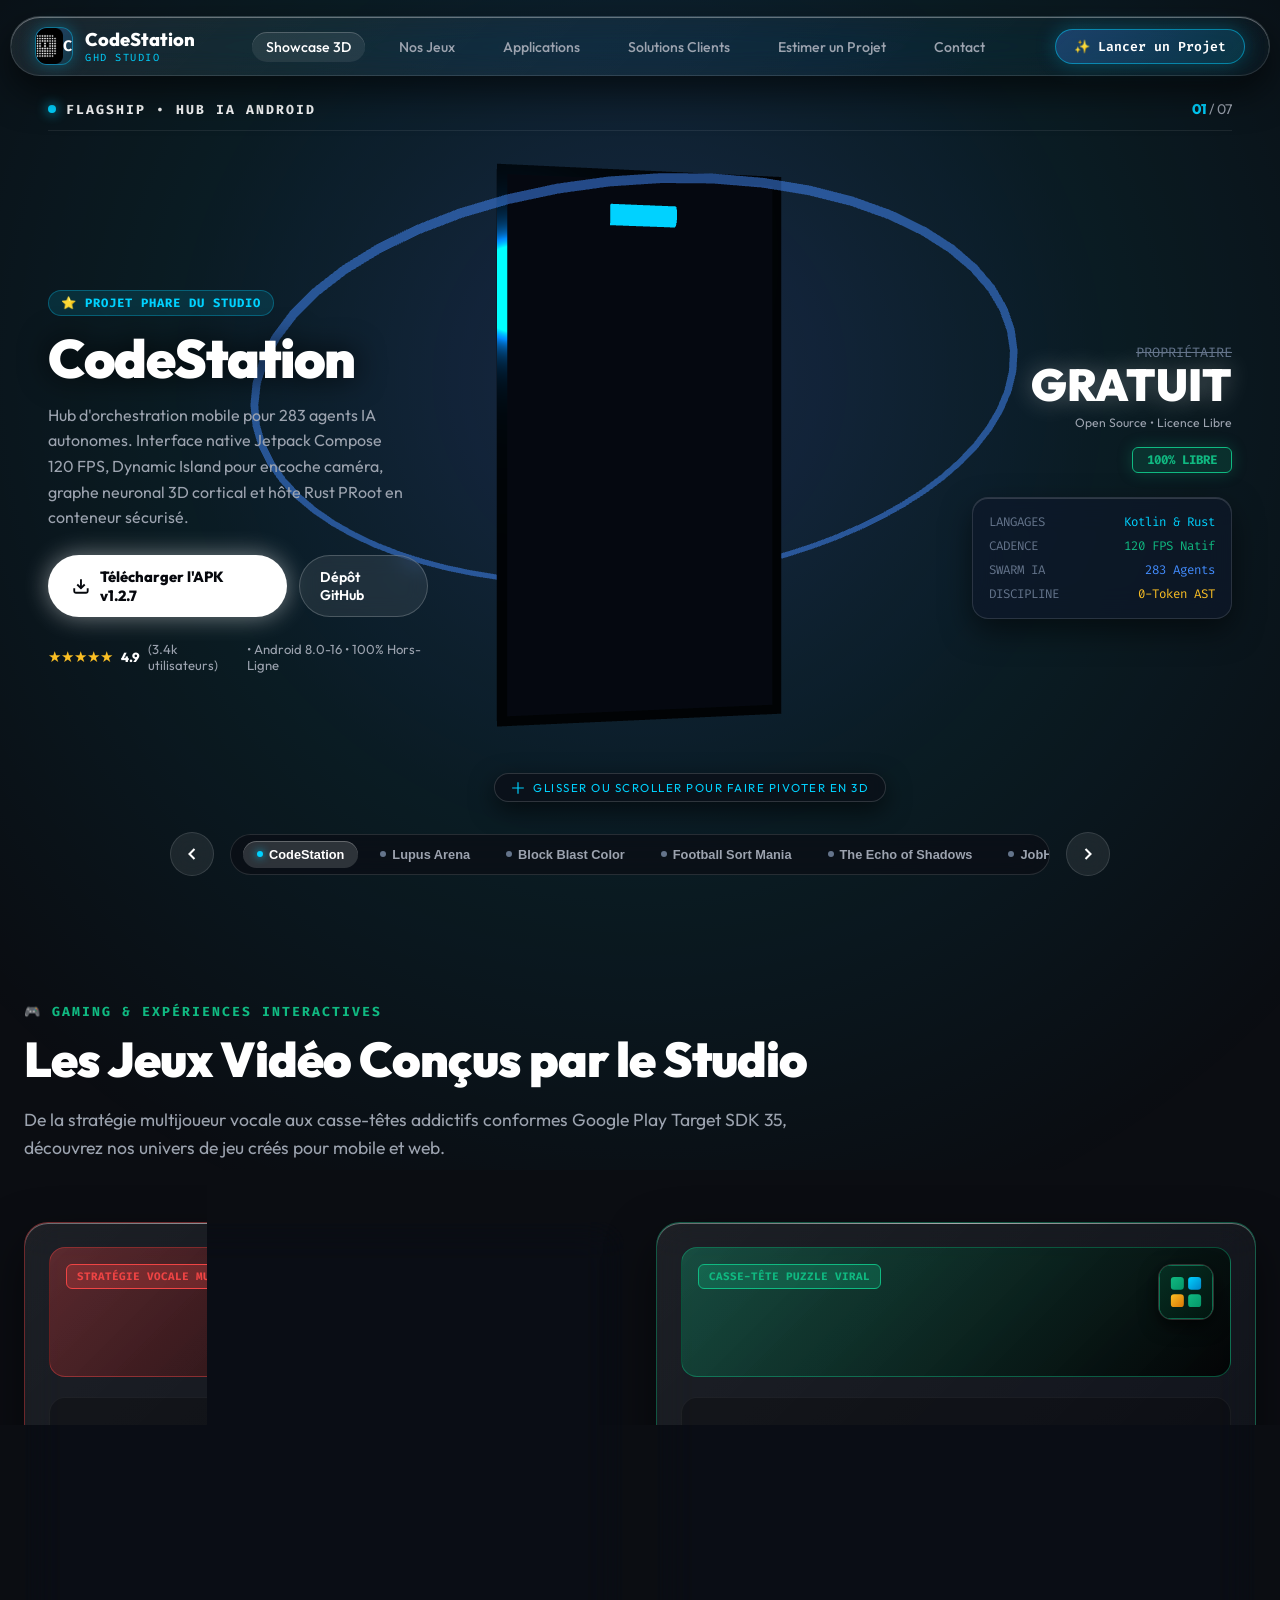
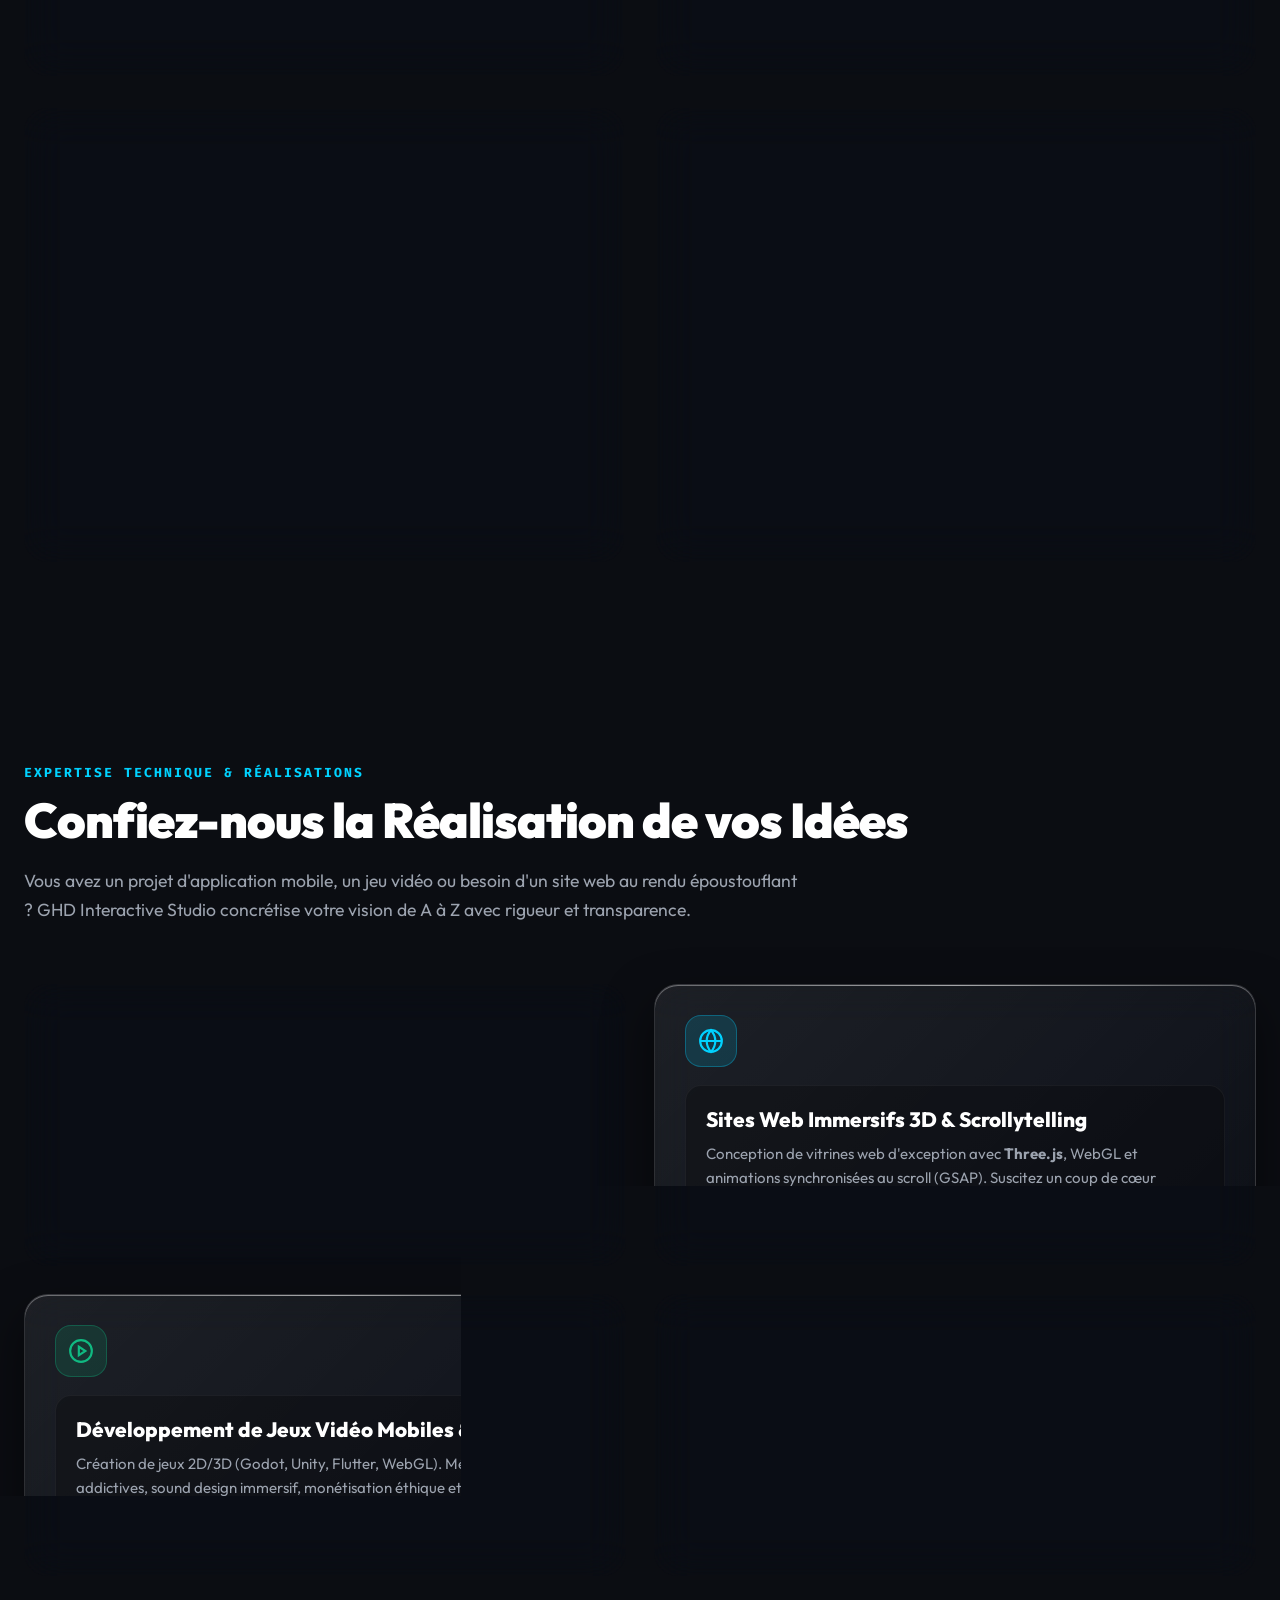
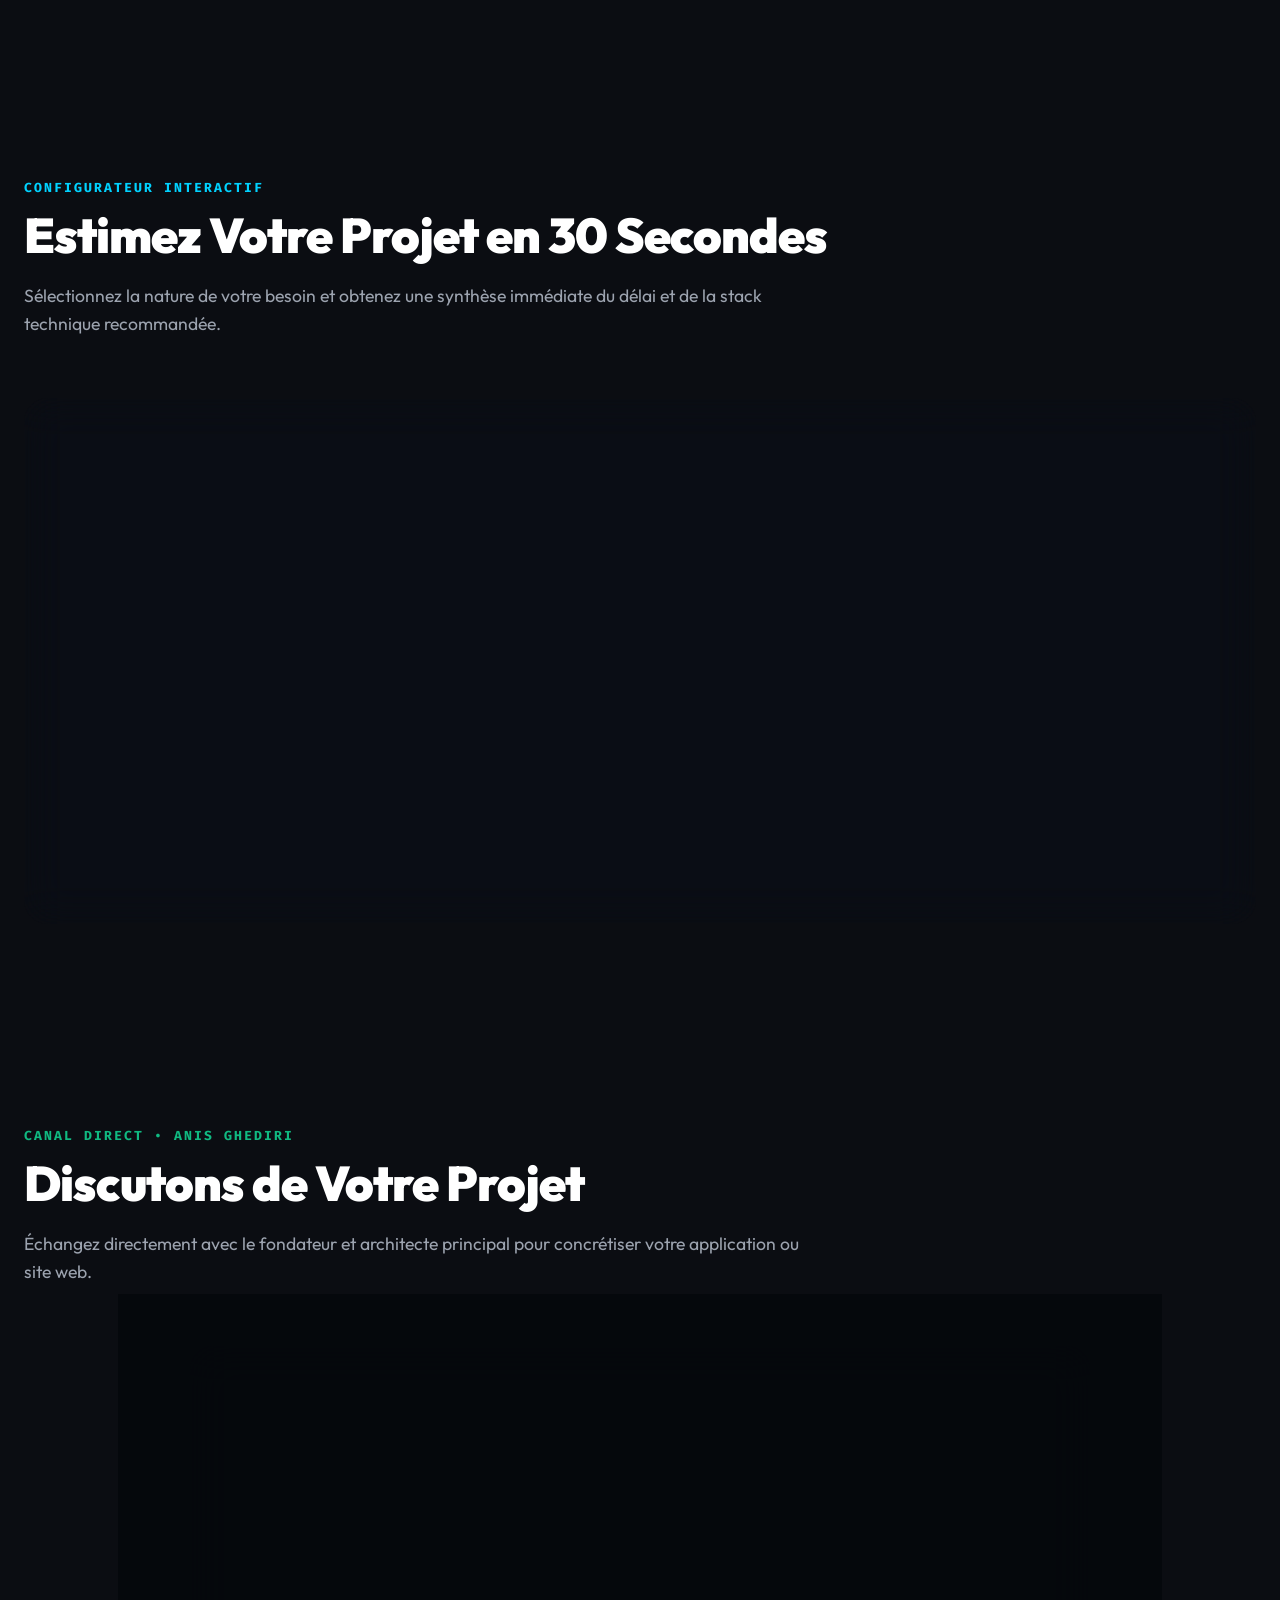
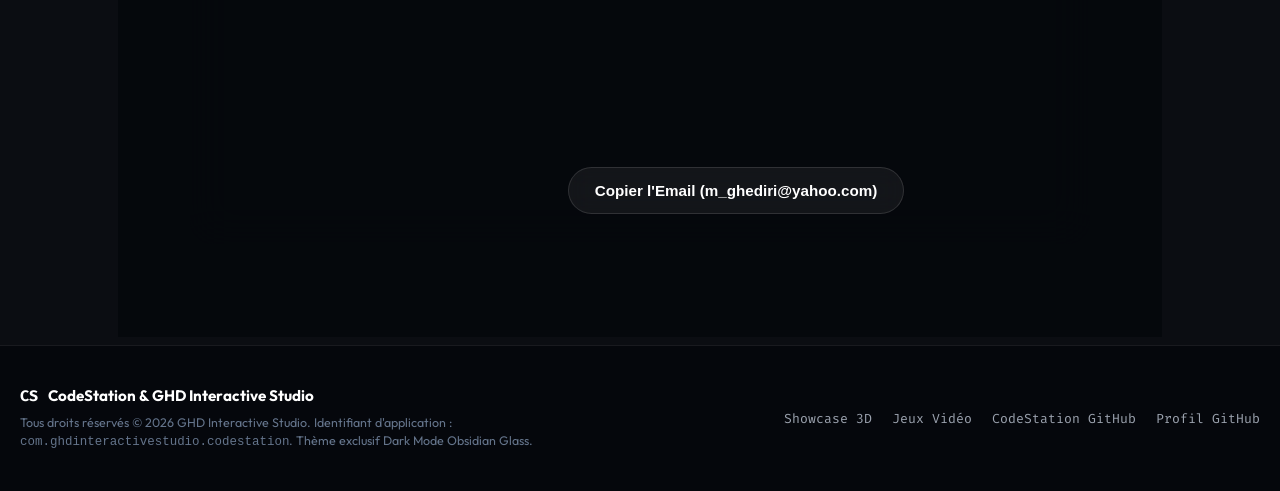
<file: index.html>
<!DOCTYPE html>
<html lang="fr" class="dark-mode">
<head>
    <meta charset="UTF-8">
    <meta name="viewport" content="width=device-width, initial-scale=1.0">
    <title>CodeStation & GHD Interactive Studio | Jeux Vidéo, Applications & Web 3D</title>
    <meta name="description" content="Portfolio d'Anis Ghediri & GHD Interactive Studio : vitrine interactive 3D de nos jeux mobiles, applications Android natives et hub d'agents IA CodeStation.">
    <link rel="preconnect" href="https://fonts.googleapis.com">
    <link rel="preconnect" href="https://fonts.gstatic.com" crossorigin>
    <link href="https://fonts.googleapis.com/css2?family=Fira+Code:wght@400;500;600;700&family=Outfit:wght@300;400;500;600;700;800;900&display=swap" rel="stylesheet">
    <link rel="icon" type="image/svg+xml" href="favicon.svg">
    <link rel="stylesheet" href="style.css?v=20261120_v3">
    <!-- Three.js & GSAP -->
    <script src="three.min.js"></script>
    <script>
        if (typeof THREE === 'undefined') {
            document.write('<script src="https://cdnjs.cloudflare.com/ajax/libs/three.js/r128/three.min.js"><\/script>');
        }
    </script>
    <script src="gsap.min.js"></script>
    <script>
        if (typeof gsap === 'undefined') {
            document.write('<script src="https://cdnjs.cloudflare.com/ajax/libs/gsap/3.12.2/gsap.min.js"><\/script>');
        }
    </script>
</head>
<body class="obsidian-theme">
    <!-- Ambient Morphing Background Glow (Dynamically updated per product) -->
    <div id="ambient-glow" class="ambient-glow"></div>

    <!-- WebGL 3D Canvas (Full-screen background & 3D Centerpiece) -->
    <canvas id="webgl-canvas"></canvas>

    <!-- Top Fixed Glass Navigation Header -->
    <header class="site-header">
        <nav class="glass-nav" id="mainNav">
            <a href="index.html" class="logo">
                <div class="logo-mark">
                    <img src="assets/codestation/icon.png" alt="CodeStation Logo" class="logo-img" onerror="this.style.display='none'">
                    <span class="logo-code">CS</span>
                </div>
                <div class="logo-text">
                    <span class="brand-name">CodeStation</span>
                    <span class="brand-sub">GHD STUDIO</span>
                </div>
            </a>

            <ul class="nav-links">
                <li><a href="#showcase" class="active">Showcase 3D</a></li>
                <li><a href="#games">Nos Jeux</a></li>
                <li><a href="#apps">Applications</a></li>
                <li><a href="#solutions">Solutions Clients</a></li>
                <li><a href="#estimator">Estimer un Projet</a></li>
                <li><a href="#contact">Contact</a></li>
            </ul>

            <div class="nav-actions">
                <a href="#estimator" class="btn-glass-nav">
                    <span>✨ Lancer un Projet</span>
                </a>
                <button class="mobile-toggle" id="menuToggle" aria-label="Menu" onclick="document.getElementById('mainNav').classList.toggle('mobile-menu-active')">
                    <span></span>
                    <span></span>
                    <span></span>
                </button>
            </div>
        </nav>
    </header>

    <main>
        <!-- ═══════════════════════════════════════════════════════════════
             SECTION SCROLLYTELLING CINÉMATIQUE (EXACTEMENT COMME LA VIDÉO)
             ═══════════════════════════════════════════════════════════════ -->
        <section class="video-scrolly-section" id="showcase">
            <div class="scrolly-sticky-container">
                <!-- Top Mini Breadcrumb / Category Bar -->
                <div class="scrolly-top-bar">
                    <div class="catalog-indicator">
                        <span class="pulse-dot"></span>
                        <span class="catalog-title" id="slide-category-top">FLAGSHIP • HUB IA ANDROID</span>
                    </div>
                    <div class="catalog-counter font-mono">
                        <span id="current-slide-num">01</span> / <span id="total-slides-num">07</span>
                    </div>
                </div>

                <!-- The 3-Zone Scrollytelling Stage -->
                <div class="scrolly-stage">
                    <!-- LEFT ZONE : Title, Description, Buttons, Rating -->
                    <div class="stage-left" id="stage-left">
                        <div class="product-badge-pill" id="product-badge">⭐ PROJET PHARE DU STUDIO</div>
                        <h1 class="product-title" id="product-title">CodeStation</h1>
                        <p class="product-desc" id="product-desc">
                            Hub d'orchestration mobile pour 283 agents IA autonomes. Interface native Jetpack Compose 120 FPS, Dynamic Island pour encoche caméra, graphe neuronal 3D cortical et hôte Rust PRoot en conteneur sécurisé.
                        </p>
                        
                        <div class="product-actions" id="product-actions">
                            <a href="https://github.com/Anisghd-lab/CodeStation/releases/latest" target="_blank" rel="noopener noreferrer" class="btn-hero-primary" id="btn-primary-action">
                                <svg width="18" height="18" viewBox="0 0 24 24" fill="none" stroke="currentColor" stroke-width="2.5"><path d="M21 15v4a2 2 0 0 1-2 2H5a2 2 0 0 1-2-2v-4"></path><polyline points="7 10 12 15 17 10"></polyline><line x1="12" y1="15" x2="12" y2="3"></line></svg>
                                <span id="btn-primary-text">Télécharger l'APK v1.2.7</span>
                            </a>
                            <a href="https://github.com/Anisghd-lab/CodeStation" target="_blank" rel="noopener noreferrer" class="btn-hero-glass" id="btn-secondary-action">
                                <span id="btn-secondary-text">Dépôt GitHub</span>
                            </a>
                        </div>

                        <div class="product-rating" id="product-rating">
                            <span class="rating-stars">★★★★★</span>
                            <span class="rating-val">4.9</span>
                            <span class="rating-count">(3.4k utilisateurs)</span>
                            <span class="rating-tag" id="rating-tag">• Android 8.0-16 • 100% Hors-Ligne</span>
                        </div>
                    </div>

                    <!-- CENTER ZONE : The 3D Rotating Interactive Model (Handled by Three.js) -->
                    <div class="stage-center">
                        <div class="interactive-hint font-mono">
                            <svg width="14" height="14" viewBox="0 0 24 24" fill="none" stroke="currentColor" stroke-width="2"><path d="M12 2v20M2 12h20"></path></svg>
                            <span>GLISSER OU SCROLLER POUR FAIRE PIVOTER EN 3D</span>
                        </div>
                    </div>

                    <!-- RIGHT ZONE : Status, Price, Discount, Specs Badge -->
                    <div class="stage-right" id="stage-right">
                        <div class="price-box">
                            <span class="old-price" id="product-old-price">PROPRIÉTAIRE</span>
                            <div class="main-price font-mono" id="product-price">GRATUIT</div>
                            <span class="price-sub" id="product-price-sub">Open Source • Licence Libre</span>
                        </div>

                        <div class="discount-badge" id="product-discount">
                            <span>100% LIBRE</span>
                        </div>

                        <div class="product-specs-list" id="product-specs">
                            <div class="spec-item"><span class="spec-k">LANGAGES</span><span class="spec-v text-cyan">Kotlin & Rust</span></div>
                            <div class="spec-item"><span class="spec-k">CADENCE</span><span class="spec-v text-emerald">120 FPS Natif</span></div>
                            <div class="spec-item"><span class="spec-k">SWARM IA</span><span class="spec-v text-blue">283 Agents</span></div>
                            <div class="spec-item"><span class="spec-k">DISCIPLINE</span><span class="spec-v text-amber">0-Token AST</span></div>
                        </div>
                    </div>
                </div>

                <!-- Bottom Navigation Controls & Slides Bar -->
                <div class="scrolly-controls">
                    <button class="nav-arrow-btn" onclick="prevSlide()" aria-label="Produit précédent">
                        <svg width="20" height="20" viewBox="0 0 24 24" fill="none" stroke="currentColor" stroke-width="2.5"><polyline points="15 18 9 12 15 6"></polyline></svg>
                    </button>
                    
                    <div class="slides-pills-bar" id="slides-pills">
                        <button class="slide-pill active" onclick="goToSlide(0)"><span class="pill-dot"></span> CodeStation</button>
                        <button class="slide-pill" onclick="goToSlide(1)"><span class="pill-dot"></span> Lupus Arena</button>
                        <button class="slide-pill" onclick="goToSlide(2)"><span class="pill-dot"></span> Block Blast Color</button>
                        <button class="slide-pill" onclick="goToSlide(3)"><span class="pill-dot"></span> Football Sort Mania</button>
                        <button class="slide-pill" onclick="goToSlide(4)"><span class="pill-dot"></span> The Echo of Shadows</button>
                        <button class="slide-pill" onclick="goToSlide(5)"><span class="pill-dot"></span> JobHunter AI</button>
                        <button class="slide-pill" onclick="goToSlide(6)"><span class="pill-dot"></span> MovieBox TV Bridge</button>
                    </div>

                    <button class="nav-arrow-btn" onclick="nextSlide()" aria-label="Produit suivant">
                        <svg width="20" height="20" viewBox="0 0 24 24" fill="none" stroke="currentColor" stroke-width="2.5"><polyline points="9 18 15 12 9 6"></polyline></svg>
                    </button>
                </div>
            </div>
        </section>

        <!-- ═══════════════════════════════════════════════════════════════
             SECTION JEUX VIDÉO DU STUDIO (GRID DÉTAILLÉE)
             ═══════════════════════════════════════════════════════════════ -->
        <section class="games-section" id="games">
            <div class="section-container">
                <div class="section-tag text-emerald">🎮 GAMING & EXPÉRIENCES INTERACTIVES</div>
                <h2 class="section-title">Les Jeux Vidéo Conçus par le Studio</h2>
                <p class="section-desc">De la stratégie multijoueur vocale aux casse-têtes addictifs conformes Google Play Target SDK 35, découvrez nos univers de jeu créés pour mobile et web.</p>

                <div class="games-cards-grid">
                    <!-- Game 1: Lupus Arena -->
                    <div class="game-card glass-outer" style="border-color: rgba(239, 68, 68, 0.4);">
                        <div class="glass-specular-edge"></div>
                        <div class="game-card-banner banner-lupus">
                            <span class="game-tag-badge bg-red">STRATÉGIE VOCALE MULTIJOUEUR</span>
                            <div class="game-banner-icon">
                                <img src="assets/lupus-arena/icon.png" alt="Lupus Arena Logo" onerror="this.src='assets/codestation/icon.png'">
                            </div>
                        </div>
                        <div class="game-plate">
                            <h3 class="game-title">Lupus Arena</h3>
                            <p class="game-desc">Jeu de déduction sociale et de stratégie inspiré des Loups-Garous de Thiercelieux. Chat vocal temps réel, 30+ rôles illustrés, parties privées et publiques, ambiance nocturne immersive.</p>
                            <div class="game-tech-tags">
                                <span>Multiplayer Voice</span>
                                <span>WebSockets</span>
                                <span>Node.js Backend</span>
                                <span>Web & Android</span>
                            </div>
                            <div class="game-actions">
                                <a href="lupus-arena.html" class="btn-card-primary" style="background: linear-gradient(135deg, #EF4444, #B91C1C); color: #fff;">Explorer Lupus Arena</a>
                                <a href="https://github.com/Anisghd-lab/LUPUS-ARENA" target="_blank" rel="noopener noreferrer" class="btn-card-link">GitHub</a>
                            </div>
                        </div>
                    </div>

                    <!-- Game 2: Block Blast Color -->
                    <div class="game-card glass-outer" style="border-color: rgba(16, 185, 129, 0.4);">
                        <div class="glass-specular-edge"></div>
                        <div class="game-card-banner banner-block">
                            <span class="game-tag-badge bg-emerald">CASSE-TÊTE PUZZLE VIRAL</span>
                            <div class="game-banner-icon">
                                <img src="assets/block-blast/icon.svg" alt="Block Blast Icon">
                            </div>
                        </div>
                        <div class="game-plate">
                            <h3 class="game-title">Block Blast Color</h3>
                            <p class="game-desc">Jeu de puzzle de blocs colorés ultra-fluide développé sous Flutter 3.x. Combos explosifs, retours haptiques dynamiques, Target SDK 35 et 100% conforme aux règles Google Play Store.</p>
                            <div class="game-tech-tags">
                                <span>Flutter 3.x</span>
                                <span>Target SDK 35</span>
                                <span>60-120 FPS</span>
                                <span>Zéro Lag</span>
                            </div>
                            <div class="game-actions">
                                <a href="https://github.com/Anisghd-lab/block-blast-android/releases" target="_blank" rel="noopener noreferrer" class="btn-card-primary" style="background: linear-gradient(135deg, #10B981, #059669); color: #fff;">Télécharger APK</a>
                                <a href="https://github.com/Anisghd-lab/block-blast-android" target="_blank" rel="noopener noreferrer" class="btn-card-link">GitHub</a>
                            </div>
                        </div>
                    </div>

                    <!-- Game 3: Football Mania: Color Sort Puzzle -->
                    <div class="game-card glass-outer" style="border-color: rgba(251, 191, 36, 0.4);">
                        <div class="glass-specular-edge"></div>
                        <div class="game-card-banner banner-football">
                            <span class="game-tag-badge bg-amber">CASUAL SPORT & TRI</span>
                            <div class="game-banner-icon">
                                <img src="assets/football-sort/icon.svg" alt="Football Sort Icon">
                            </div>
                        </div>
                        <div class="game-plate">
                            <h3 class="game-title">Football Mania : Color Sort</h3>
                            <p class="game-desc">Jeu de réflexion et de tri de ballons de football aux couleurs des clubs légendaires. Niveaux progressifs, physique de rebond naturelle et compatibilité tactile smartphones/tablettes.</p>
                            <div class="game-tech-tags">
                                <span>Android & Web</span>
                                <span>Target SDK 35</span>
                                <span>Physique Canvas</span>
                                <span>Score Cloud</span>
                            </div>
                            <div class="game-actions">
                                <a href="https://github.com/Anisghd-lab/football-sort-mania" target="_blank" rel="noopener noreferrer" class="btn-card-primary" style="background: linear-gradient(135deg, #F59E0B, #D97706); color: #000; font-weight: 800;">Voir sur GitHub</a>
                                <a href="https://github.com/Anisghd-lab/football-sort-mania/releases" target="_blank" rel="noopener noreferrer" class="btn-card-link">Releases</a>
                            </div>
                        </div>
                    </div>

                    <!-- Game 4: The Echo of Shadows -->
                    <div class="game-card glass-outer" style="border-color: rgba(168, 85, 247, 0.4);">
                        <div class="glass-specular-edge"></div>
                        <div class="game-card-banner banner-echo">
                            <span class="game-tag-badge bg-purple">NARRATION & CHOIX MULTIPLES</span>
                            <div class="game-banner-icon">
                                <img src="assets/echo-shadows/icon.svg" alt="The Echo of Shadows Icon">
                            </div>
                        </div>
                        <div class="game-plate">
                            <h3 class="game-title">The Echo of Shadows</h3>
                            <p class="game-desc">Aventure narrative interactive à embranchements multiples. Chaque décision modifie la psychologie des protagonistes et déclenche l'une des multiples fins alternatives.</p>
                            <div class="game-tech-tags">
                                <span>Arbre de Choix</span>
                                <span>Sound Design 3D</span>
                                <span>Ambiance Sombre</span>
                                <span>Fins Multiples</span>
                            </div>
                            <div class="game-actions">
                                <a href="https://github.com/Anisghd-lab/The-Echo-of-Shadows" target="_blank" rel="noopener noreferrer" class="btn-card-primary" style="background: linear-gradient(135deg, #A855F7, #7E22CE); color: #fff;">Consulter le Projet</a>
                                <a href="https://github.com/Anisghd-lab/The-Echo-of-Shadows" target="_blank" rel="noopener noreferrer" class="btn-card-link">GitHub</a>
                            </div>
                        </div>
                    </div>
                </div>
            </div>
        </section>

        <!-- ═══════════════════════════════════════════════════════════════
             SERVICES & SOLUTIONS CLIENTS : "DONNONS VIE À VOS IDÉES"
             ═══════════════════════════════════════════════════════════════ -->
        <section class="services-section" id="solutions">
            <div class="section-container">
                <div class="section-tag text-cyan">EXPERTISE TECHNIQUE & RÉALISATIONS</div>
                <h2 class="section-title">Confiez-nous la Réalisation de vos Idées</h2>
                <p class="section-desc">Vous avez un projet d'application mobile, un jeu vidéo ou besoin d'un site web au rendu époustouflant ? GHD Interactive Studio concrétise votre vision de A à Z avec rigueur et transparence.</p>

                <div class="services-grid">
                    <div class="service-card glass-outer">
                        <div class="glass-specular-edge"></div>
                        <div class="service-icon-box bg-blue-subtle">
                            <svg width="26" height="26" viewBox="0 0 24 24" fill="none" stroke="currentColor" stroke-width="2"><rect x="5" y="2" width="14" height="20" rx="2" ry="2"></rect><line x1="12" y1="18" x2="12.01" y2="18"></line></svg>
                        </div>
                        <div class="service-plate">
                            <h3 class="service-title">Applications Mobiles Android Natives</h3>
                            <p class="service-text">Développement haut de gamme en <strong>Kotlin & Jetpack Compose</strong> ou <strong>Flutter</strong>. Rendu 120 FPS, architecture MVVM/MVI, conformité Google Play Target SDK 35 et intégration de capteurs/NPU.</p>
                        </div>
                    </div>

                    <div class="service-card glass-outer">
                        <div class="glass-specular-edge"></div>
                        <div class="service-icon-box bg-cyan-subtle">
                            <svg width="26" height="26" viewBox="0 0 24 24" fill="none" stroke="currentColor" stroke-width="2"><circle cx="12" cy="12" r="10"></circle><line x1="2" y1="12" x2="22" y2="12"></line><path d="M12 2a15.3 15.3 0 0 1 4 10 15.3 15.3 0 0 1-4 10 15.3 15.3 0 0 1-4-10 15.3 15.3 0 0 1 4-10z"></path></svg>
                        </div>
                        <div class="service-plate">
                            <h3 class="service-title">Sites Web Immersifs 3D & Scrollytelling</h3>
                            <p class="service-text">Conception de vitrines web d'exception avec <strong>Three.js</strong>, WebGL et animations synchronisées au scroll (GSAP). Suscitez un coup de cœur immédiat auprès de vos clients avec l'effet Waouh.</p>
                        </div>
                    </div>

                    <div class="service-card glass-outer">
                        <div class="glass-specular-edge"></div>
                        <div class="service-icon-box bg-emerald-subtle">
                            <svg width="26" height="26" viewBox="0 0 24 24" fill="none" stroke="currentColor" stroke-width="2"><circle cx="12" cy="12" r="10"></circle><polygon points="10 8 16 12 10 16 10 8"></polygon></svg>
                        </div>
                        <div class="service-plate">
                            <h3 class="service-title">Développement de Jeux Vidéo Mobiles & Web</h3>
                            <p class="service-text">Création de jeux 2D/3D (Godot, Unity, Flutter, WebGL). Mécaniques addictives, sound design immersif, monétisation éthique et optimisation drastique des performances batterie/mémoire.</p>
                        </div>
                    </div>

                    <div class="service-card glass-outer">
                        <div class="glass-specular-edge"></div>
                        <div class="service-icon-box bg-amber-subtle">
                            <svg width="26" height="26" viewBox="0 0 24 24" fill="none" stroke="currentColor" stroke-width="2"><polyline points="16 18 22 12 16 6"></polyline><polyline points="8 6 2 12 8 18"></polyline></svg>
                        </div>
                        <div class="service-plate">
                            <h3 class="service-title">Systèmes IA Multi-Agents & Automatisation</h3>
                            <p class="service-text">Déploiement d'agents IA autonomes, protocoles MCP, intégration de modèles LLM en local et architectures backend Rust scalables pour automatiser vos opérations critiques.</p>
                        </div>
                    </div>
                </div>
            </div>
        </section>

        <!-- ═══════════════════════════════════════════════════════════════
             SIMULATEUR INTERACTIF DE DEVIS / ESTIMATOR
             ═══════════════════════════════════════════════════════════════ -->
        <section class="estimator-section" id="estimator">
            <div class="section-container">
                <div class="section-tag text-cyan">CONFIGURATEUR INTERACTIF</div>
                <h2 class="section-title">Estimez Votre Projet en 30 Secondes</h2>
                <p class="section-desc">Sélectionnez la nature de votre besoin et obtenez une synthèse immédiate du délai et de la stack technique recommandée.</p>

                <div class="estimator-grid glass-outer">
                    <div class="glass-specular-edge"></div>

                    <div class="estimator-controls">
                        <div class="control-group">
                            <label class="control-label">1. Type de Solution</label>
                            <div class="type-selector-grid">
                                <button type="button" class="type-btn active" data-type="android" onclick="selectProjectType('android', this)">
                                    <span class="type-icon">📱</span>
                                    <div class="type-texts"><strong>App Android Native</strong><small>Compose / 120 FPS / SDK 35</small></div>
                                </button>
                                <button type="button" class="type-btn" data-type="game" onclick="selectProjectType('game', this)">
                                    <span class="type-icon">🎮</span>
                                    <div class="type-texts"><strong>Jeu Vidéo Mobile / Web</strong><small>2D/3D / Godot / Flutter</small></div>
                                </button>
                                <button type="button" class="type-btn" data-type="web3d" onclick="selectProjectType('web3d', this)">
                                    <span class="type-icon">🌐</span>
                                    <div class="type-texts"><strong>Site Web 3D Scrollytelling</strong><small>Three.js / GSAP / Effet Waouh</small></div>
                                </button>
                                <button type="button" class="type-btn" data-type="ai" onclick="selectProjectType('ai', this)">
                                    <span class="type-icon">🤖</span>
                                    <div class="type-texts"><strong>Système IA / Multi-Agents</strong><small>Swarms / MCP / Rust</small></div>
                                </button>
                            </div>
                        </div>

                        <div class="control-group">
                            <label class="control-label">2. Options & Modules Requis</label>
                            <div class="options-checklist">
                                <label class="checkbox-pill">
                                    <input type="checkbox" id="opt-glass" checked onchange="calculateEstimate()">
                                    <span class="check-box"></span>
                                    <span class="check-label">Design System Liquid Glass Obsidian sur mesure (+2j)</span>
                                </label>
                                <label class="checkbox-pill">
                                    <input type="checkbox" id="opt-3d" checked onchange="calculateEstimate()">
                                    <span class="check-box"></span>
                                    <span class="check-label">Modélisation & Rendu 3D interactif WebGL / Canvas (+3j)</span>
                                </label>
                                <label class="checkbox-pill">
                                    <input type="checkbox" id="opt-backend" onchange="calculateEstimate()">
                                    <span class="check-box"></span>
                                    <span class="check-label">Backend dédié haute performance & Base de données (+4j)</span>
                                </label>
                                <label class="checkbox-pill">
                                    <input type="checkbox" id="opt-store" checked onchange="calculateEstimate()">
                                    <span class="check-box"></span>
                                    <span class="check-label">Publication Google Play Store clé en main (+2j)</span>
                                </label>
                            </div>
                        </div>
                    </div>

                    <div class="estimator-result-card">
                        <div class="result-header">
                            <span class="font-mono text-cyan">SYNTHÈSE D'ESTIMATION</span>
                            <span class="live-pulse"></span>
                        </div>
                        <div class="result-plate">
                            <div class="result-metric">
                                <span class="metric-title">Délai Réalisable Estimé :</span>
                                <div class="metric-value text-emerald font-mono" id="estimate-time">14 à 18 Jours</div>
                            </div>
                            <div class="result-metric">
                                <span class="metric-title">Stack Technique :</span>
                                <div class="metric-stack font-mono" id="estimate-stack">Kotlin, Jetpack Compose, Three.js, Room SQLite</div>
                            </div>
                        </div>
                        <div class="result-actions">
                            <a href="#contact" class="btn-primary-glow btn-full" onclick="fillContactWithEstimate()">
                                <span>Valider et Demander un Devis</span>
                                <svg width="18" height="18" viewBox="0 0 24 24" fill="none" stroke="currentColor" stroke-width="2"><line x1="5" y1="12" x2="19" y2="12"></line><polyline points="12 5 19 12 12 19"></polyline></svg>
                            </a>
                        </div>
                    </div>
                </div>
            </div>
        </section>

        <!-- ═══════════════════════════════════════════════════════════════
             SECTION CONTACT DIRECT
             ═══════════════════════════════════════════════════════════════ -->
        <section class="contact-section" id="contact">
            <div class="section-container">
                <div class="section-tag text-emerald">CANAL DIRECT • ANIS GHEDIRI</div>
                <h2 class="section-title">Discutons de Votre Projet</h2>
                <p class="section-desc">Échangez directement avec le fondateur et architecte principal pour concrétiser votre application ou site web.</p>

                <div class="contact-terminal glass-outer">
                    <div class="glass-specular-edge"></div>
                    <div class="terminal-bar">
                        <div class="terminal-dots"><span class="dot red"></span><span class="dot yellow"></span><span class="dot green"></span></div>
                        <span class="terminal-title font-mono">ghd-studio@codestation: ~/contact</span>
                        <span class="terminal-status font-mono text-cyan">ONLINE [24/7]</span>
                    </div>

                    <div class="terminal-body">
                        <div class="terminal-output font-mono">
                            <p class="text-slate">Architecte : <strong>Anis Ghediri</strong> (GHD Interactive Studio)</p>
                            <p class="text-slate">Email direct : <a href="mailto:m_ghediri@yahoo.com" class="text-cyan text-glow">m_ghediri@yahoo.com</a></p>
                            <p class="text-slate">GitHub : <a href="https://github.com/Anisghd-lab" target="_blank" rel="noopener noreferrer" class="text-blue">https://github.com/Anisghd-lab</a></p>
                        </div>

                        <form class="terminal-form" id="contactForm" onsubmit="handleContactSubmit(event)">
                            <div class="form-row">
                                <div class="form-field">
                                    <label for="contact-name">Votre Nom ou Entreprise</label>
                                    <input type="text" id="contact-name" required placeholder="Alex Martin" class="glass-input font-mono">
                                </div>
                                <div class="form-field">
                                    <label for="contact-email">Votre Email</label>
                                    <input type="email" id="contact-email" required placeholder="contact@entreprise.com" class="glass-input font-mono">
                                </div>
                            </div>
                            <div class="form-field">
                                <label for="contact-message">Description de votre Besoin</label>
                                <textarea id="contact-message" rows="4" required placeholder="Parlez-moi de votre jeu, application ou site web souhaité..." class="glass-input font-mono"></textarea>
                            </div>
                            <div class="form-submit-row">
                                <button type="submit" class="btn-primary-glow">
                                    <svg width="18" height="18" viewBox="0 0 24 24" fill="none" stroke="currentColor" stroke-width="2"><line x1="22" y1="2" x2="11" y2="13"></line><polygon points="22 2 15 22 11 13 2 9 22 2"></polygon></svg>
                                    <span>Envoyer le Message Directement</span>
                                </button>
                                <button type="button" class="btn-secondary-glass" onclick="copyContactEmail()">
                                    <span id="copy-email-btn-text">Copier l'Email (m_ghediri@yahoo.com)</span>
                                </button>
                            </div>
                            <div class="submit-feedback font-mono" id="contactFeedback" style="display: none;"></div>
                        </form>
                    </div>
                </div>
            </div>
        </section>
    </main>

    <!-- Footer -->
    <footer class="glass-footer">
        <div class="footer-container">
            <div class="footer-left">
                <div class="footer-logo">
                    <span class="logo-code">CS</span>
                    <span class="font-mono">CodeStation & GHD Interactive Studio</span>
                </div>
                <p class="footer-copy">Tous droits réservés © 2026 GHD Interactive Studio. Identifiant d'application : <code>com.ghdinteractivestudio.codestation</code>. Thème exclusif Dark Mode Obsidian Glass.</p>
            </div>
            <div class="footer-right">
                <a href="#showcase">Showcase 3D</a>
                <a href="#games">Jeux Vidéo</a>
                <a href="https://github.com/Anisghd-lab/CodeStation" target="_blank" rel="noopener noreferrer">CodeStation GitHub</a>
                <a href="https://github.com/Anisghd-lab" target="_blank" rel="noopener noreferrer">Profil GitHub</a>
            </div>
        </div>
    </footer>

    <!-- Scripts -->
    <script src="main.js?v=20261120_v3"></script>
</body>
</html>
</file>
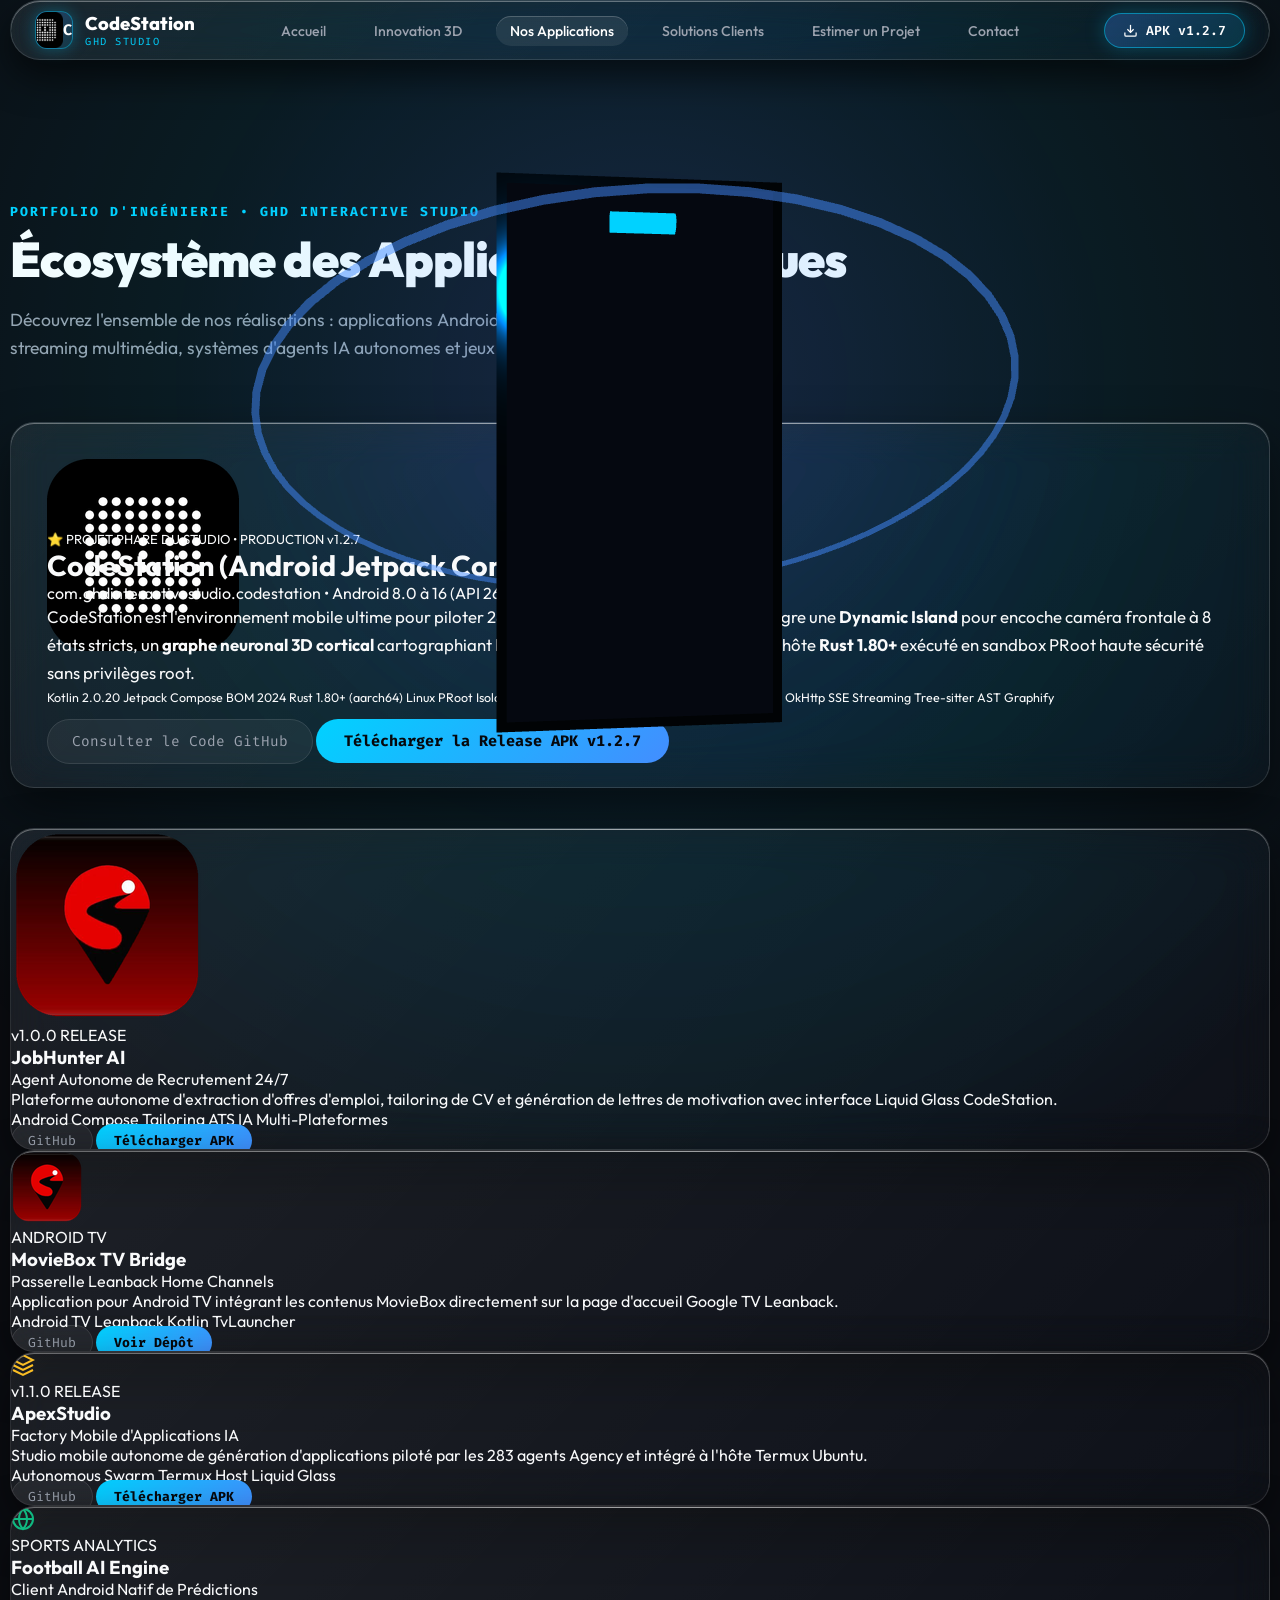
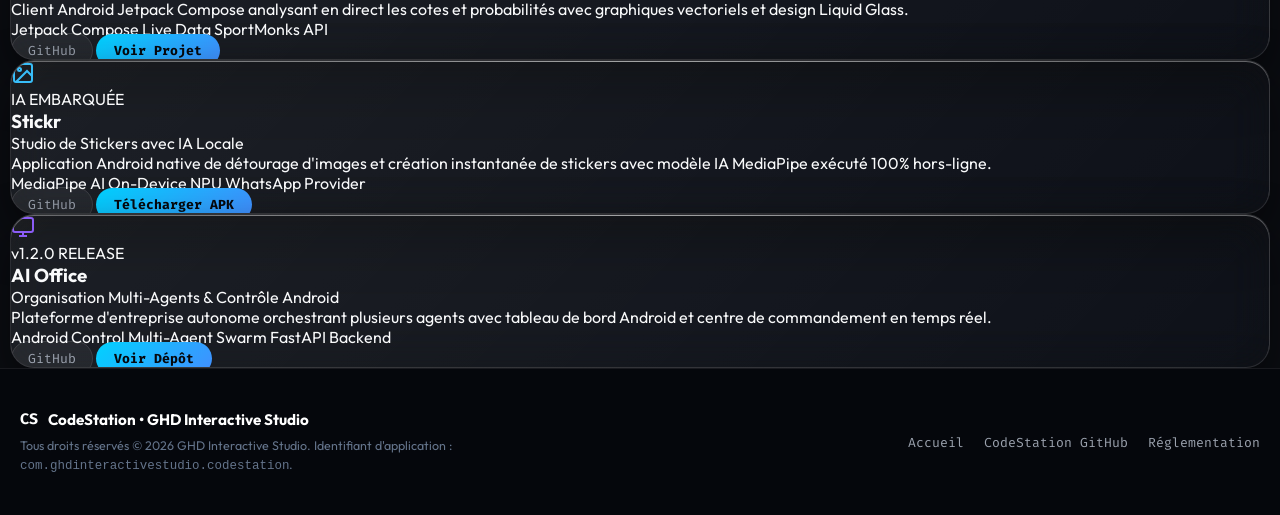
<file: applications.html>
<!DOCTYPE html>
<html lang="fr" class="dark-mode">
<head>
    <meta charset="UTF-8">
    <meta name="viewport" content="width=device-width, initial-scale=1.0">
    <title>Nos Applications & Réalisations | CodeStation & GHD Interactive Studio</title>
    <meta name="description" content="Portfolio complet des applications mobiles Android natives, solutions IA autonomes et jeux haute performance développés par GHD Interactive Studio.">
    <link rel="preconnect" href="https://fonts.googleapis.com">
    <link rel="preconnect" href="https://fonts.gstatic.com" crossorigin>
    <link href="https://fonts.googleapis.com/css2?family=Fira+Code:wght@400;500;600;700&family=Outfit:wght@300;400;500;600;700;800;900&display=swap" rel="stylesheet">
    <link rel="icon" type="image/svg+xml" href="favicon.svg">
    <link rel="stylesheet" href="style.css?v=20261120_codestation">
    <script src="three.min.js"></script>
</head>
<body class="obsidian-theme">
    <div id="ambient-glow" class="ambient-glow"></div>
    <canvas id="webgl-canvas"></canvas>

    <!-- Navigation Header -->
    <nav class="glass-nav" id="mainNav">
        <a href="index.html" class="logo">
            <div class="logo-mark">
                <img src="assets/codestation/icon.png" alt="CodeStation Logo" class="logo-img" onerror="this.style.display='none'">
                <span class="logo-code">CS</span>
            </div>
            <div class="logo-text">
                <span class="brand-name">CodeStation</span>
                <span class="brand-sub">GHD STUDIO</span>
            </div>
        </a>

        <ul class="nav-links">
            <li><a href="index.html">Accueil</a></li>
            <li><a href="index.html#scrolly-section">Innovation 3D</a></li>
            <li><a href="applications.html" class="active">Nos Applications</a></li>
            <li><a href="index.html#solutions">Solutions Clients</a></li>
            <li><a href="index.html#estimator">Estimer un Projet</a></li>
            <li><a href="index.html#contact">Contact</a></li>
        </ul>

        <div class="nav-actions">
            <a href="https://github.com/Anisghd-lab/CodeStation/releases/latest" target="_blank" rel="noopener noreferrer" class="btn-glass-nav">
                <svg width="15" height="15" viewBox="0 0 24 24" fill="none" stroke="currentColor" stroke-width="2"><path d="M21 15v4a2 2 0 0 1-2 2H5a2 2 0 0 1-2-2v-4"></path><polyline points="7 10 12 15 17 10"></polyline><line x1="12" y1="15" x2="12" y2="3"></line></svg>
                <span>APK v1.2.7</span>
            </a>
            <button class="mobile-toggle" aria-label="Menu" onclick="document.getElementById('mainNav').classList.toggle('mobile-menu-active')">
                <span></span>
                <span></span>
                <span></span>
            </button>
        </div>
    </nav>

    <main class="portfolio-section" style="padding-top: 140px;">
        <div class="section-container">
            <div class="section-tag text-cyan">PORTFOLIO D'INGÉNIERIE • GHD INTERACTIVE STUDIO</div>
            <h1 class="section-title">Écosystème des Applications Conçues</h1>
            <p class="section-desc">Découvrez l'ensemble de nos réalisations : applications Android natives à 120 FPS, passerelles de streaming multimédia, systèmes d'agents IA autonomes et jeux mobiles.</p>

            <!-- FLAGSHIP HERO CARD : CODESTATION -->
            <div class="project-card glass-outer highlight-card" style="margin-bottom: 40px; padding: 36px;">
                <div class="glass-specular-edge"></div>
                <div class="project-card-header">
                    <div class="project-icon-box" style="width: 72px; height: 72px; border-radius: 18px;">
                        <img src="assets/codestation/icon.png" alt="CodeStation Logo">
                    </div>
                    <div class="project-title-meta">
                        <div class="badge-status-green" style="font-size: 0.82rem;">⭐ PROJET PHARE DU STUDIO • PRODUCTION v1.2.7</div>
                        <h2 class="project-name" style="font-size: 1.8rem;">CodeStation (Android Jetpack Compose & Rust PRoot)</h2>
                        <span class="project-category">com.ghdinteractivestudio.codestation • Android 8.0 à 16 (API 26-35+)</span>
                    </div>
                </div>
                <div class="project-card-body" style="margin-bottom: 24px;">
                    <p class="project-desc" style="font-size: 1.05rem; line-height: 1.65;">
                        CodeStation est l'environnement mobile ultime pour piloter 283 agents IA autonomes en local. Il intègre une <strong>Dynamic Island</strong> pour encoche caméra frontale à 8 états stricts, un <strong>graphe neuronal 3D cortical</strong> cartographiant la mémoire collective des agents, et un hôte <strong>Rust 1.80+</strong> exécuté en sandbox PRoot haute sécurité sans privilèges root.
                    </p>
                    <div class="tech-tags" style="gap: 8px;">
                        <span style="font-size: 0.78rem;">Kotlin 2.0.20</span>
                        <span style="font-size: 0.78rem;">Jetpack Compose BOM 2024</span>
                        <span style="font-size: 0.78rem;">Rust 1.80+ (aarch64)</span>
                        <span style="font-size: 0.78rem;">Linux PRoot Isolation</span>
                        <span style="font-size: 0.78rem;">Android Room SQLite 2.6</span>
                        <span style="font-size: 0.78rem;">283 Agency Agents</span>
                        <span style="font-size: 0.78rem;">OkHttp SSE Streaming</span>
                        <span style="font-size: 0.78rem;">Tree-sitter AST Graphify</span>
                    </div>
                </div>
                <div class="project-card-footer">
                    <a href="https://github.com/Anisghd-lab/CodeStation" target="_blank" rel="noopener noreferrer" class="btn-card-link" style="padding: 12px 24px; font-size: 0.9rem;">Consulter le Code GitHub</a>
                    <a href="https://github.com/Anisghd-lab/CodeStation/releases/latest" target="_blank" rel="noopener noreferrer" class="btn-card-primary" style="padding: 12px 28px; font-size: 0.95rem;">Télécharger la Release APK v1.2.7</a>
                </div>
            </div>

            <!-- OTHER REAL REPOS GRID -->
            <div class="projects-grid">
                <!-- JobHunter AI -->
                <div class="project-card glass-outer">
                    <div class="glass-specular-edge"></div>
                    <div class="project-card-header">
                        <div class="project-icon-box">
                            <img src="assets/jobhunter/icon.png" alt="JobHunter AI">
                        </div>
                        <div class="project-title-meta">
                            <div class="badge-status-blue">v1.0.0 RELEASE</div>
                            <h3 class="project-name">JobHunter AI</h3>
                            <span class="project-category">Agent Autonome de Recrutement 24/7</span>
                        </div>
                    </div>
                    <div class="project-card-body">
                        <p class="project-desc">Plateforme autonome d'extraction d'offres d'emploi, tailoring de CV et génération de lettres de motivation avec interface Liquid Glass CodeStation.</p>
                        <div class="tech-tags">
                            <span>Android Compose</span>
                            <span>Tailoring ATS</span>
                            <span>IA Multi-Plateformes</span>
                        </div>
                    </div>
                    <div class="project-card-footer">
                        <a href="https://github.com/Anisghd-lab/JobHunter-AI" target="_blank" rel="noopener noreferrer" class="btn-card-link">GitHub</a>
                        <a href="https://github.com/Anisghd-lab/JobHunter-AI/releases/latest" target="_blank" rel="noopener noreferrer" class="btn-card-primary">Télécharger APK</a>
                    </div>
                </div>

                <!-- MovieBox TV Bridge -->
                <div class="project-card glass-outer">
                    <div class="glass-specular-edge"></div>
                    <div class="project-card-header">
                        <div class="project-icon-box">
                            <img src="assets/moviebox/icon.png" alt="MovieBox TV Bridge">
                        </div>
                        <div class="project-title-meta">
                            <div class="badge-status-cyan">ANDROID TV</div>
                            <h3 class="project-name">MovieBox TV Bridge</h3>
                            <span class="project-category">Passerelle Leanback Home Channels</span>
                        </div>
                    </div>
                    <div class="project-card-body">
                        <p class="project-desc">Application pour Android TV intégrant les contenus MovieBox directement sur la page d'accueil Google TV Leanback.</p>
                        <div class="tech-tags">
                            <span>Android TV Leanback</span>
                            <span>Kotlin</span>
                            <span>TvLauncher</span>
                        </div>
                    </div>
                    <div class="project-card-footer">
                        <a href="https://github.com/Anisghd-lab/moviebox-tv-bridge" target="_blank" rel="noopener noreferrer" class="btn-card-link">GitHub</a>
                        <a href="https://github.com/Anisghd-lab/moviebox-tv-bridge/releases" target="_blank" rel="noopener noreferrer" class="btn-card-primary">Voir Dépôt</a>
                    </div>
                </div>

                <!-- ApexStudio -->
                <div class="project-card glass-outer">
                    <div class="glass-specular-edge"></div>
                    <div class="project-card-header">
                        <div class="project-icon-box default-apex-icon">
                            <svg width="24" height="24" viewBox="0 0 24 24" fill="none" stroke="#FBBF24" stroke-width="2"><path d="M12 2L2 7l10 5 10-5-10-5z"></path><path d="M2 17l10 5 10-5"></path><path d="M2 12l10 5 10-5"></path></svg>
                        </div>
                        <div class="project-title-meta">
                            <div class="badge-status-amber">v1.1.0 RELEASE</div>
                            <h3 class="project-name">ApexStudio</h3>
                            <span class="project-category">Factory Mobile d'Applications IA</span>
                        </div>
                    </div>
                    <div class="project-card-body">
                        <p class="project-desc">Studio mobile autonome de génération d'applications piloté par les 283 agents Agency et intégré à l'hôte Termux Ubuntu.</p>
                        <div class="tech-tags">
                            <span>Autonomous Swarm</span>
                            <span>Termux Host</span>
                            <span>Liquid Glass</span>
                        </div>
                    </div>
                    <div class="project-card-footer">
                        <a href="https://github.com/Anisghd-lab/ApexStudio" target="_blank" rel="noopener noreferrer" class="btn-card-link">GitHub</a>
                        <a href="https://github.com/Anisghd-lab/ApexStudio/releases/latest" target="_blank" rel="noopener noreferrer" class="btn-card-primary">Télécharger APK</a>
                    </div>
                </div>

                <!-- Football AI Engine -->
                <div class="project-card glass-outer">
                    <div class="glass-specular-edge"></div>
                    <div class="project-card-header">
                        <div class="project-icon-box default-football-icon">
                            <svg width="24" height="24" viewBox="0 0 24 24" fill="none" stroke="#10B981" stroke-width="2"><circle cx="12" cy="12" r="10"></circle><path d="M12 2a14.5 14.5 0 0 0 0 20 14.5 14.5 0 0 0 0-20"></path><path d="M2 12h20"></path></svg>
                        </div>
                        <div class="project-title-meta">
                            <div class="badge-status-emerald">SPORTS ANALYTICS</div>
                            <h3 class="project-name">Football AI Engine</h3>
                            <span class="project-category">Client Android Natif de Prédictions</span>
                        </div>
                    </div>
                    <div class="project-card-body">
                        <p class="project-desc">Client Android Jetpack Compose analysant en direct les cotes et probabilités avec graphiques vectoriels et design Liquid Glass.</p>
                        <div class="tech-tags">
                            <span>Jetpack Compose</span>
                            <span>Live Data</span>
                            <span>SportMonks API</span>
                        </div>
                    </div>
                    <div class="project-card-footer">
                        <a href="https://github.com/Anisghd-lab/football-ai-android" target="_blank" rel="noopener noreferrer" class="btn-card-link">GitHub</a>
                        <a href="https://github.com/Anisghd-lab/football-ai-android" target="_blank" rel="noopener noreferrer" class="btn-card-primary">Voir Projet</a>
                    </div>
                </div>

                <!-- Stickr -->
                <div class="project-card glass-outer">
                    <div class="glass-specular-edge"></div>
                    <div class="project-card-header">
                        <div class="project-icon-box default-stickr-icon">
                            <svg width="24" height="24" viewBox="0 0 24 24" fill="none" stroke="#38BDF8" stroke-width="2"><rect x="3" y="3" width="18" height="18" rx="2" ry="2"></rect><circle cx="8.5" cy="8.5" r="1.5"></circle><polyline points="21 15 16 10 5 21"></polyline></svg>
                        </div>
                        <div class="project-title-meta">
                            <div class="badge-status-cyan">IA EMBARQUÉE</div>
                            <h3 class="project-name">Stickr</h3>
                            <span class="project-category">Studio de Stickers avec IA Locale</span>
                        </div>
                    </div>
                    <div class="project-card-body">
                        <p class="project-desc">Application Android native de détourage d'images et création instantanée de stickers avec modèle IA MediaPipe exécuté 100% hors-ligne.</p>
                        <div class="tech-tags">
                            <span>MediaPipe AI</span>
                            <span>On-Device NPU</span>
                            <span>WhatsApp Provider</span>
                        </div>
                    </div>
                    <div class="project-card-footer">
                        <a href="https://github.com/Anisghd-lab/Stickr" target="_blank" rel="noopener noreferrer" class="btn-card-link">GitHub</a>
                        <a href="https://github.com/Anisghd-lab/Stickr/releases" target="_blank" rel="noopener noreferrer" class="btn-card-primary">Télécharger APK</a>
                    </div>
                </div>

                <!-- AI Office -->
                <div class="project-card glass-outer">
                    <div class="glass-specular-edge"></div>
                    <div class="project-card-header">
                        <div class="project-icon-box default-apex-icon">
                            <svg width="24" height="24" viewBox="0 0 24 24" fill="none" stroke="#8B5CF6" stroke-width="2"><rect x="2" y="3" width="20" height="14" rx="2" ry="2"></rect><line x1="8" y1="21" x2="16" y2="21"></line><line x1="12" y1="17" x2="12" y2="21"></line></svg>
                        </div>
                        <div class="project-title-meta">
                            <div class="badge-status-blue">v1.2.0 RELEASE</div>
                            <h3 class="project-name">AI Office</h3>
                            <span class="project-category">Organisation Multi-Agents & Contrôle Android</span>
                        </div>
                    </div>
                    <div class="project-card-body">
                        <p class="project-desc">Plateforme d'entreprise autonome orchestrant plusieurs agents avec tableau de bord Android et centre de commandement en temps réel.</p>
                        <div class="tech-tags">
                            <span>Android Control</span>
                            <span>Multi-Agent Swarm</span>
                            <span>FastAPI Backend</span>
                        </div>
                    </div>
                    <div class="project-card-footer">
                        <a href="https://github.com/Anisghd-lab/ai-office" target="_blank" rel="noopener noreferrer" class="btn-card-link">GitHub</a>
                        <a href="https://github.com/Anisghd-lab/ai-office/releases" target="_blank" rel="noopener noreferrer" class="btn-card-primary">Voir Dépôt</a>
                    </div>
                </div>
            </div>
        </div>
    </main>

    <!-- Footer -->
    <footer class="glass-footer">
        <div class="footer-container">
            <div class="footer-left">
                <div class="footer-logo">
                    <span class="logo-code">CS</span>
                    <span class="font-mono">CodeStation • GHD Interactive Studio</span>
                </div>
                <p class="footer-copy">Tous droits réservés © 2026 GHD Interactive Studio. Identifiant d'application : <code>com.ghdinteractivestudio.codestation</code>.</p>
            </div>
            <div class="footer-right">
                <a href="index.html">Accueil</a>
                <a href="https://github.com/Anisghd-lab/CodeStation" target="_blank" rel="noopener noreferrer">CodeStation GitHub</a>
                <a href="reglementation.html">Réglementation</a>
            </div>
        </div>
    </footer>

    <script src="main.js?v=20261120_codestation"></script>
</body>
</html>
</file>
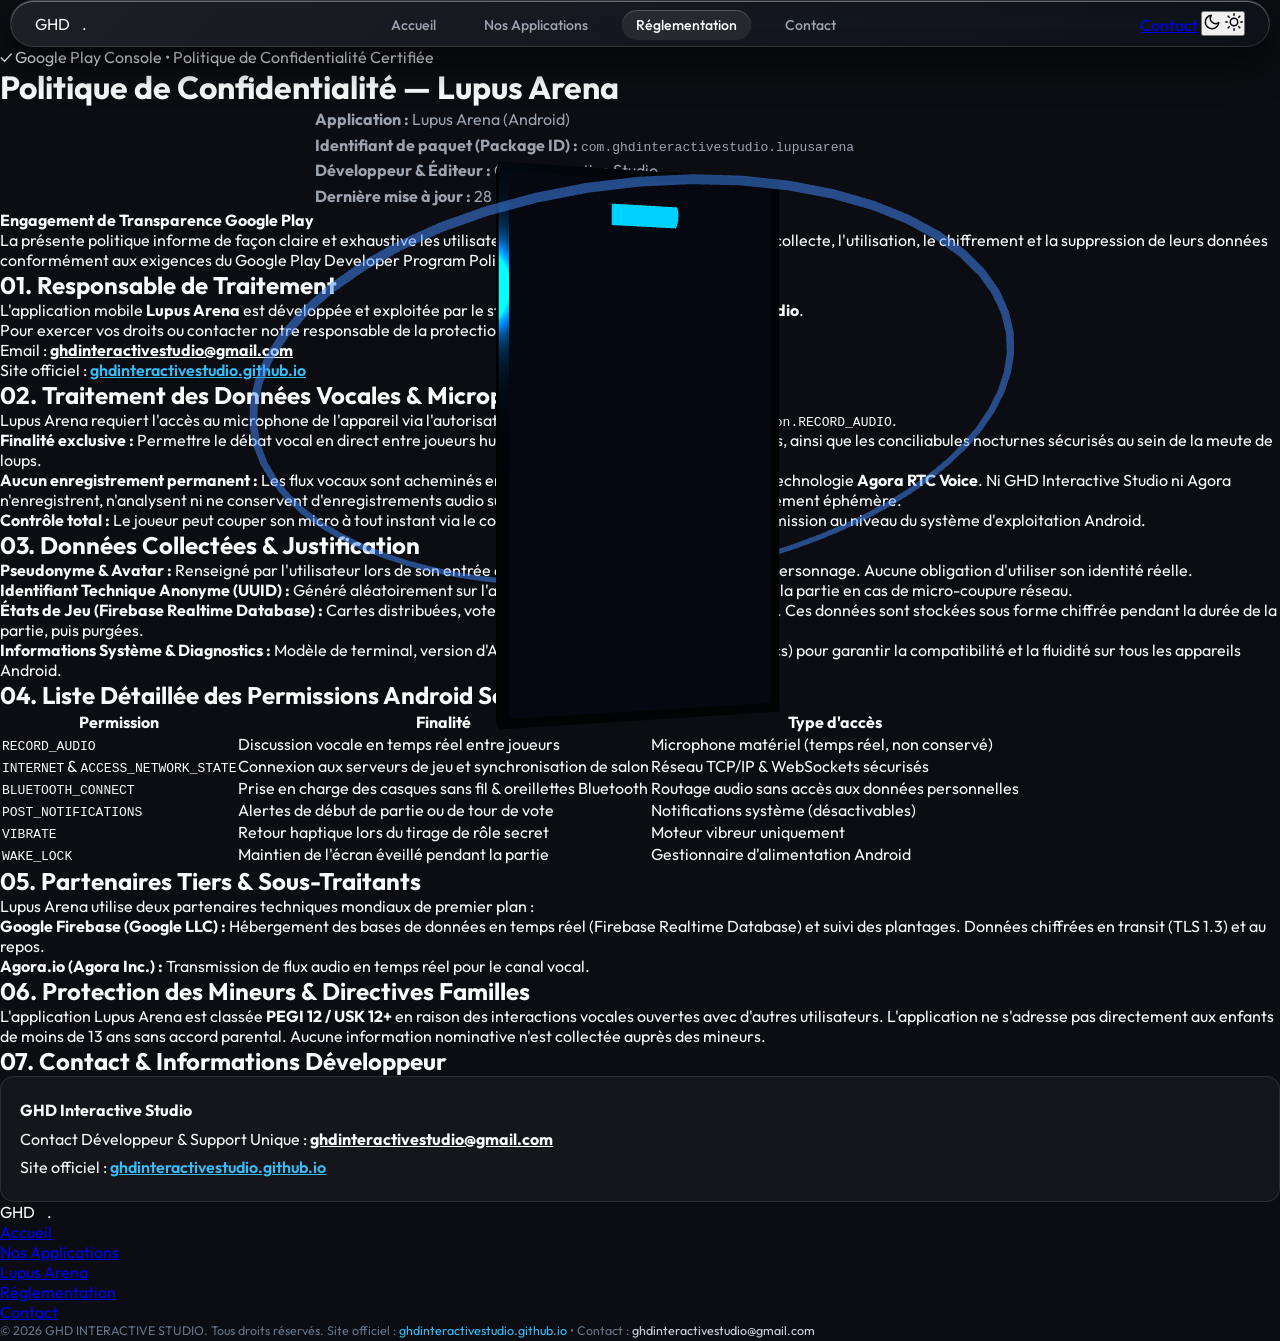
<file: lupus-arena-privacy.html>
<!DOCTYPE html>
<html lang="fr">
<head>
    <meta charset="UTF-8">
    <meta name="viewport" content="width=device-width, initial-scale=1.0">
    <title>Politique de Confidentialité | Lupus Arena | GHD Interactive Studio</title>
    <meta name="description" content="Politique de confidentialité officielle de Lupus Arena (com.ghdinteractivestudio.lupusarena) pour le Google Play Store et la conformité RGPD.">
    <link rel="canonical" href="https://ghdinteractivestudio.github.io/lupus-arena-privacy.html">
    <link rel="preconnect" href="https://fonts.googleapis.com">

    <link rel="preconnect" href="https://fonts.gstatic.com" crossorigin>
    <link href="https://fonts.googleapis.com/css2?family=Outfit:wght@300;500;700;900&display=swap" rel="stylesheet">
    <link rel="icon" type="image/svg+xml" href="favicon.svg">
    <link rel="stylesheet" href="style.css?v=20260928g">
    <script src="three.min.js"></script>
    <script>
        if (typeof THREE === 'undefined') {
            document.write('<script src="https://cdnjs.cloudflare.com/ajax/libs/three.js/r128/three.min.js"><\/script>');
        }
    </script>
    <script src="gsap.min.js"></script>
    <script>
        if (typeof gsap === 'undefined') {
            document.write('<script src="https://cdnjs.cloudflare.com/ajax/libs/gsap/3.12.2/gsap.min.js"><\/script>');
        }
    </script>
    <!-- Anti-flash theme detection -->
    <script>
        (function(){
            try {
                var s = localStorage.getItem('ghd_theme');
                var light = s === 'light' || (!s && window.matchMedia && window.matchMedia('(prefers-color-scheme: light)').matches);
                if (light) document.documentElement.classList.add('light-mode');
            } catch(e) {}
        })();
    </script>
</head>
<body>
    <canvas id="webgl-canvas"></canvas>

    <nav class="glass-nav" id="mainNav">
        <a href="index.html" class="logo">GHD<span>.</span></a>
                <ul class="nav-links">
            <li><a href="index.html">Accueil</a></li>
            <li><a href="applications.html">Nos Applications</a></li>
            <li><a href="reglementation.html" class="active">Réglementation</a></li>
        <li class="mobile-contact-link"><a href="index.html#contact">Contact</a></li>
        </ul>
        <div class="nav-controls">
        <button class="mobile-toggle" aria-label="Menu de navigation"
            onclick="(function(btn){var nav=btn.closest('nav');nav.classList.toggle('mobile-menu-active');btn.setAttribute('aria-expanded', nav.classList.contains('mobile-menu-active'))})(this)">
            <span></span>
            <span></span>
            <span></span>
        </button>
        <a href="index.html#contact" class="btn-contact-nav">Contact</a>
                <button class="theme-toggle" id="themeToggle" aria-label="Mode clair" title="Passer en mode clair">
            <!-- Moon (shown in dark mode) -->
            <svg class="icon-moon" width="18" height="18" viewBox="0 0 24 24" fill="none"
                 stroke="currentColor" stroke-width="2" stroke-linecap="round" stroke-linejoin="round">
                <path d="M21 12.79A9 9 0 1 1 11.21 3 7 7 0 0 0 21 12.79z"/>
            </svg>
            <!-- Sun (shown in light mode) -->
            <svg class="icon-sun" width="18" height="18" viewBox="0 0 24 24" fill="none"
                 stroke="currentColor" stroke-width="2" stroke-linecap="round" stroke-linejoin="round">
                <circle cx="12" cy="12" r="5"/>
                <line x1="12" y1="1" x2="12" y2="3"/>
                <line x1="12" y1="21" x2="12" y2="23"/>
                <line x1="4.22" y1="4.22" x2="5.64" y2="5.64"/>
                <line x1="18.36" y1="18.36" x2="19.78" y2="19.78"/>
                <line x1="1" y1="12" x2="3" y2="12"/>
                <line x1="21" y1="12" x2="23" y2="12"/>
                <line x1="4.22" y1="19.78" x2="5.64" y2="18.36"/>
                <line x1="18.36" y1="5.64" x2="19.78" y2="4.22"/>
            </svg>
        </button>
        </div>
    </nav>

    <main class="policy-section">
        <div class="policy-container">
            <header class="policy-header">
                <div class="policy-badge">
                    ✓ Google Play Console • Politique de Confidentialité Certifiée
                </div>
                <h1 class="policy-title">Politique de Confidentialité — <span class="highlight">Lupus Arena</span></h1>
                <p style="color: var(--text-secondary); max-width: 650px; margin: 0 auto; line-height: 1.6;">
                    <strong>Application :</strong> Lupus Arena (Android)<br>
                    <strong>Identifiant de paquet (Package ID) :</strong> <code>com.ghdinteractivestudio.lupusarena</code><br>
                    <strong>Développeur & Éditeur :</strong> GHD Interactive Studio<br>
                    <strong>Dernière mise à jour :</strong> 28 Septembre 2026
                </p>
            </header>

            <div class="policy-card">
                <div class="compliance-callout">
                    <h4>Engagement de Transparence Google Play</h4>
                    <p>La présente politique informe de façon claire et exhaustive les utilisateurs de l'application <strong>Lupus Arena</strong> sur la collecte, l'utilisation, le chiffrement et la suppression de leurs données conformément aux exigences du Google Play Developer Program Policy et au RGPD.</p>
                </div>

                <article class="policy-block">
                    <h2><span>01.</span> Responsable de Traitement</h2>
                    <p>L'application mobile <strong>Lupus Arena</strong> est développée et exploitée par le studio indépendant <strong>GHD Interactive Studio</strong>.</p>
                    <p>Pour exercer vos droits ou contacter notre responsable de la protection des données :<br>
                    Email : <a href="mailto:ghdinteractivestudio@gmail.com" style="color: var(--google-yellow); font-weight: 700;">ghdinteractivestudio@gmail.com</a><br>
                    Site officiel : <a href="https://ghdinteractivestudio.github.io/" style="color: #38bdf8; font-weight: 600;">ghdinteractivestudio.github.io</a>
                    </p>

                </article>

                <article class="policy-block">
                    <h2><span>02.</span> Traitement des Données Vocales & Microphone (Agora RTC)</h2>
                    <p>
                        Lupus Arena requiert l'accès au microphone de l'appareil via l'autorisation Android standard <code>android.permission.RECORD_AUDIO</code>.
                    </p>
                    <ul>
                        <li><strong>Finalité exclusive :</strong> Permettre le débat vocal en direct entre joueurs humains au cours des phases de jeu diurnes, ainsi que les conciliabules nocturnes sécurisés au sein de la meute de loups.</li>
                        <li><strong>Aucun enregistrement permanent :</strong> Les flux vocaux sont acheminés en temps réel de bout en bout grâce à la technologie <strong>Agora RTC Voice</strong>. Ni GHD Interactive Studio ni Agora n'enregistrent, n'analysent ni ne conservent d'enregistrements audio sur leurs serveurs. Le flux vocal est strictement éphémère.</li>
                        <li><strong>Contrôle total :</strong> Le joueur peut couper son micro à tout instant via le commutateur in-game ou révoquer la permission au niveau du système d'exploitation Android.</li>
                    </ul>
                </article>

                <article class="policy-block">
                    <h2><span>03.</span> Données Collectées & Justification</h2>
                    <ul>
                        <li><strong>Pseudonyme & Avatar :</strong> Renseigné par l'utilisateur lors de son entrée dans un salon de jeu pour identifier son personnage. Aucune obligation d'utiliser son identité réelle.</li>
                        <li><strong>Identifiant Technique Anonyme (UUID) :</strong> Généré aléatoirement sur l'appareil pour maintenir la reconnexion à la partie en cas de micro-coupure réseau.</li>
                        <li><strong>États de Jeu (Firebase Realtime Database) :</strong> Cartes distribuées, votes, actions de nuit, heure de début du tour. Ces données sont stockées sous forme chiffrée pendant la durée de la partie, puis purgées.</li>
                        <li><strong>Informations Système & Diagnostics :</strong> Modèle de terminal, version d'Android, journaux de plantage (Crashlytics) pour garantir la compatibilité et la fluidité sur tous les appareils Android.</li>
                    </ul>
                </article>

                <article class="policy-block">
                    <h2><span>04.</span> Liste Détaillée des Permissions Android Sollicitées</h2>
                    <div class="data-table-responsive">
                        <table class="data-safety-table">
                            <thead>
                                <tr>
                                    <th>Permission</th>
                                    <th>Finalité</th>
                                    <th>Type d'accès</th>
                                </tr>
                            </thead>
                            <tbody>
                                <tr>
                                    <td data-label="Permission"><code>RECORD_AUDIO</code></td>
                                    <td data-label="Finalité">Discussion vocale en temps réel entre joueurs</td>
                                    <td data-label="Accès">Microphone matériel (temps réel, non conservé)</td>
                                </tr>
                                <tr>
                                    <td data-label="Permission"><code>INTERNET</code> &amp; <code>ACCESS_NETWORK_STATE</code></td>
                                    <td data-label="Finalité">Connexion aux serveurs de jeu et synchronisation de salon</td>
                                    <td data-label="Accès">Réseau TCP/IP &amp; WebSockets sécurisés</td>
                                </tr>
                                <tr>
                                    <td data-label="Permission"><code>BLUETOOTH_CONNECT</code></td>
                                    <td data-label="Finalité">Prise en charge des casques sans fil &amp; oreillettes Bluetooth</td>
                                    <td data-label="Accès">Routage audio sans accès aux données personnelles</td>
                                </tr>
                                <tr>
                                    <td data-label="Permission"><code>POST_NOTIFICATIONS</code></td>
                                    <td data-label="Finalité">Alertes de début de partie ou de tour de vote</td>
                                    <td data-label="Accès">Notifications système (désactivables)</td>
                                </tr>
                                <tr>
                                    <td data-label="Permission"><code>VIBRATE</code></td>
                                    <td data-label="Finalité">Retour haptique lors du tirage de rôle secret</td>
                                    <td data-label="Accès">Moteur vibreur uniquement</td>
                                </tr>
                                <tr>
                                    <td data-label="Permission"><code>WAKE_LOCK</code></td>
                                    <td data-label="Finalité">Maintien de l'écran éveillé pendant la partie</td>
                                    <td data-label="Accès">Gestionnaire d'alimentation Android</td>
                                </tr>
                            </tbody>
                        </table>
                    </div>
                </article>

                <article class="policy-block">
                    <h2><span>05.</span> Partenaires Tiers & Sous-Traitants</h2>
                    <p>Lupus Arena utilise deux partenaires techniques mondiaux de premier plan :</p>
                    <ul>
                        <li><strong>Google Firebase (Google LLC) :</strong> Hébergement des bases de données en temps réel (Firebase Realtime Database) et suivi des plantages. Données chiffrées en transit (TLS 1.3) et au repos.</li>
                        <li><strong>Agora.io (Agora Inc.) :</strong> Transmission de flux audio en temps réel pour le canal vocal.</li>
                    </ul>
                </article>

                <article class="policy-block">
                    <h2><span>06.</span> Protection des Mineurs &amp; Directives Familles</h2>
                    <p>L'application Lupus Arena est classée <strong>PEGI 12 / USK 12+</strong> en raison des interactions vocales ouvertes avec d'autres utilisateurs. L'application ne s'adresse pas directement aux enfants de moins de 13 ans sans accord parental. Aucune information nominative n'est collectée auprès des mineurs.</p>
                </article>

                <article class="policy-block">
                    <h2><span>07.</span> Contact &amp; Informations Développeur</h2>
                    <p style="background: rgba(255, 255, 255, 0.04); padding: 1.2rem; border-radius: 14px; border: 1px solid rgba(255, 255, 255, 0.1); line-height: 1.8;">
                        <strong>GHD Interactive Studio</strong><br>
                        Contact Développeur &amp; Support Unique : <a href="mailto:ghdinteractivestudio@gmail.com" style="color: var(--google-yellow); font-weight: 700;">ghdinteractivestudio@gmail.com</a><br>
                        Site officiel : <a href="https://ghdinteractivestudio.github.io/" style="color: #38bdf8; font-weight: 600;">ghdinteractivestudio.github.io</a>
                    </p>
                </article>
            </div>
        </div>
    </main>

    <footer class="site-footer">
        <div class="footer-content">
            <a href="index.html" class="logo">GHD<span>.</span></a>
            <ul class="footer-links">
                <li><a href="index.html">Accueil</a></li>
                <li><a href="applications.html">Nos Applications</a></li>
                <li><a href="lupus-arena.html">Lupus Arena</a></li>
                <li><a href="reglementation.html">Réglementation</a></li>
                <li><a href="index.html#contact">Contact</a></li>
            </ul>
            <p class="footer-copy">© 2026 GHD INTERACTIVE STUDIO. Tous droits réservés. Site officiel : <a href="https://ghdinteractivestudio.github.io/" style="color: #38bdf8; text-decoration: none;">ghdinteractivestudio.github.io</a> • Contact : <a href="mailto:ghdinteractivestudio@gmail.com" style="color: #cbd5e1; text-decoration: none;">ghdinteractivestudio@gmail.com</a></p>
        </div>
    </footer>

    <script src="main.js?v=20260928g"></script>
</body>
</html>
</file>
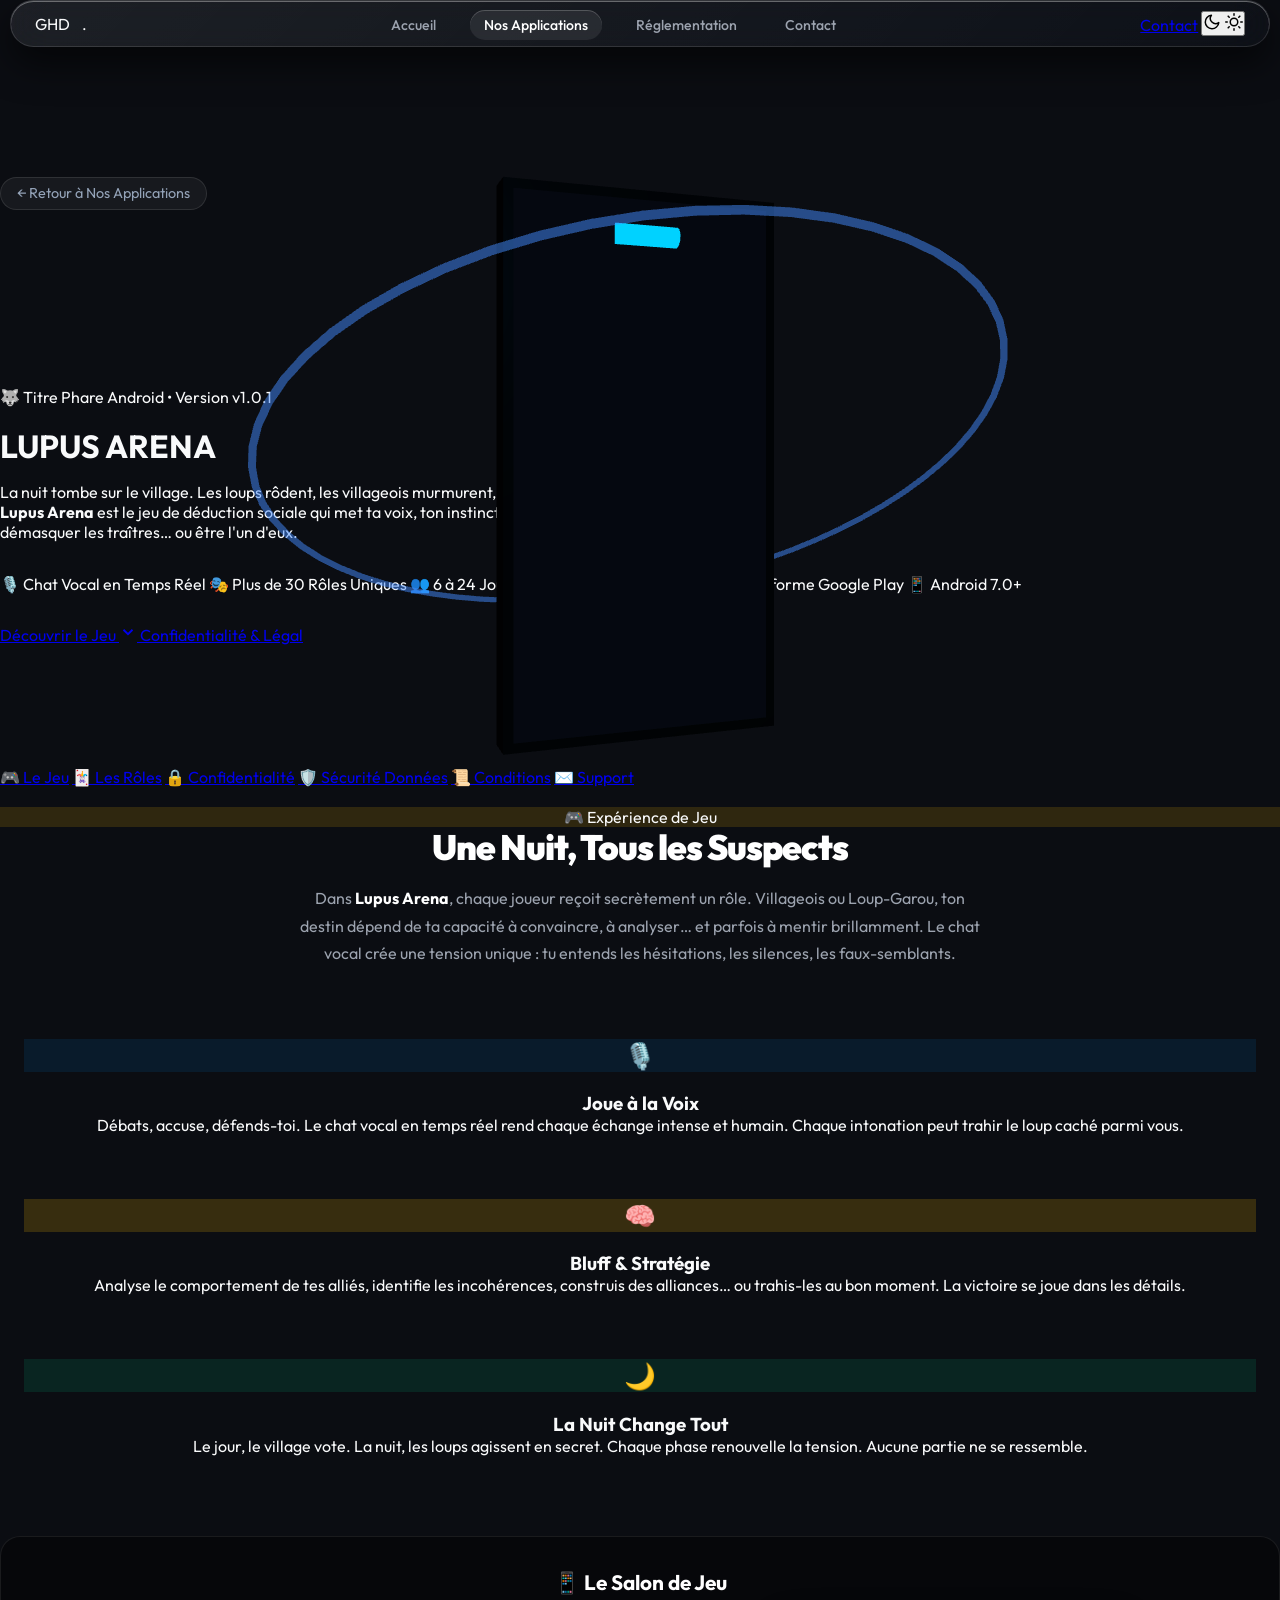
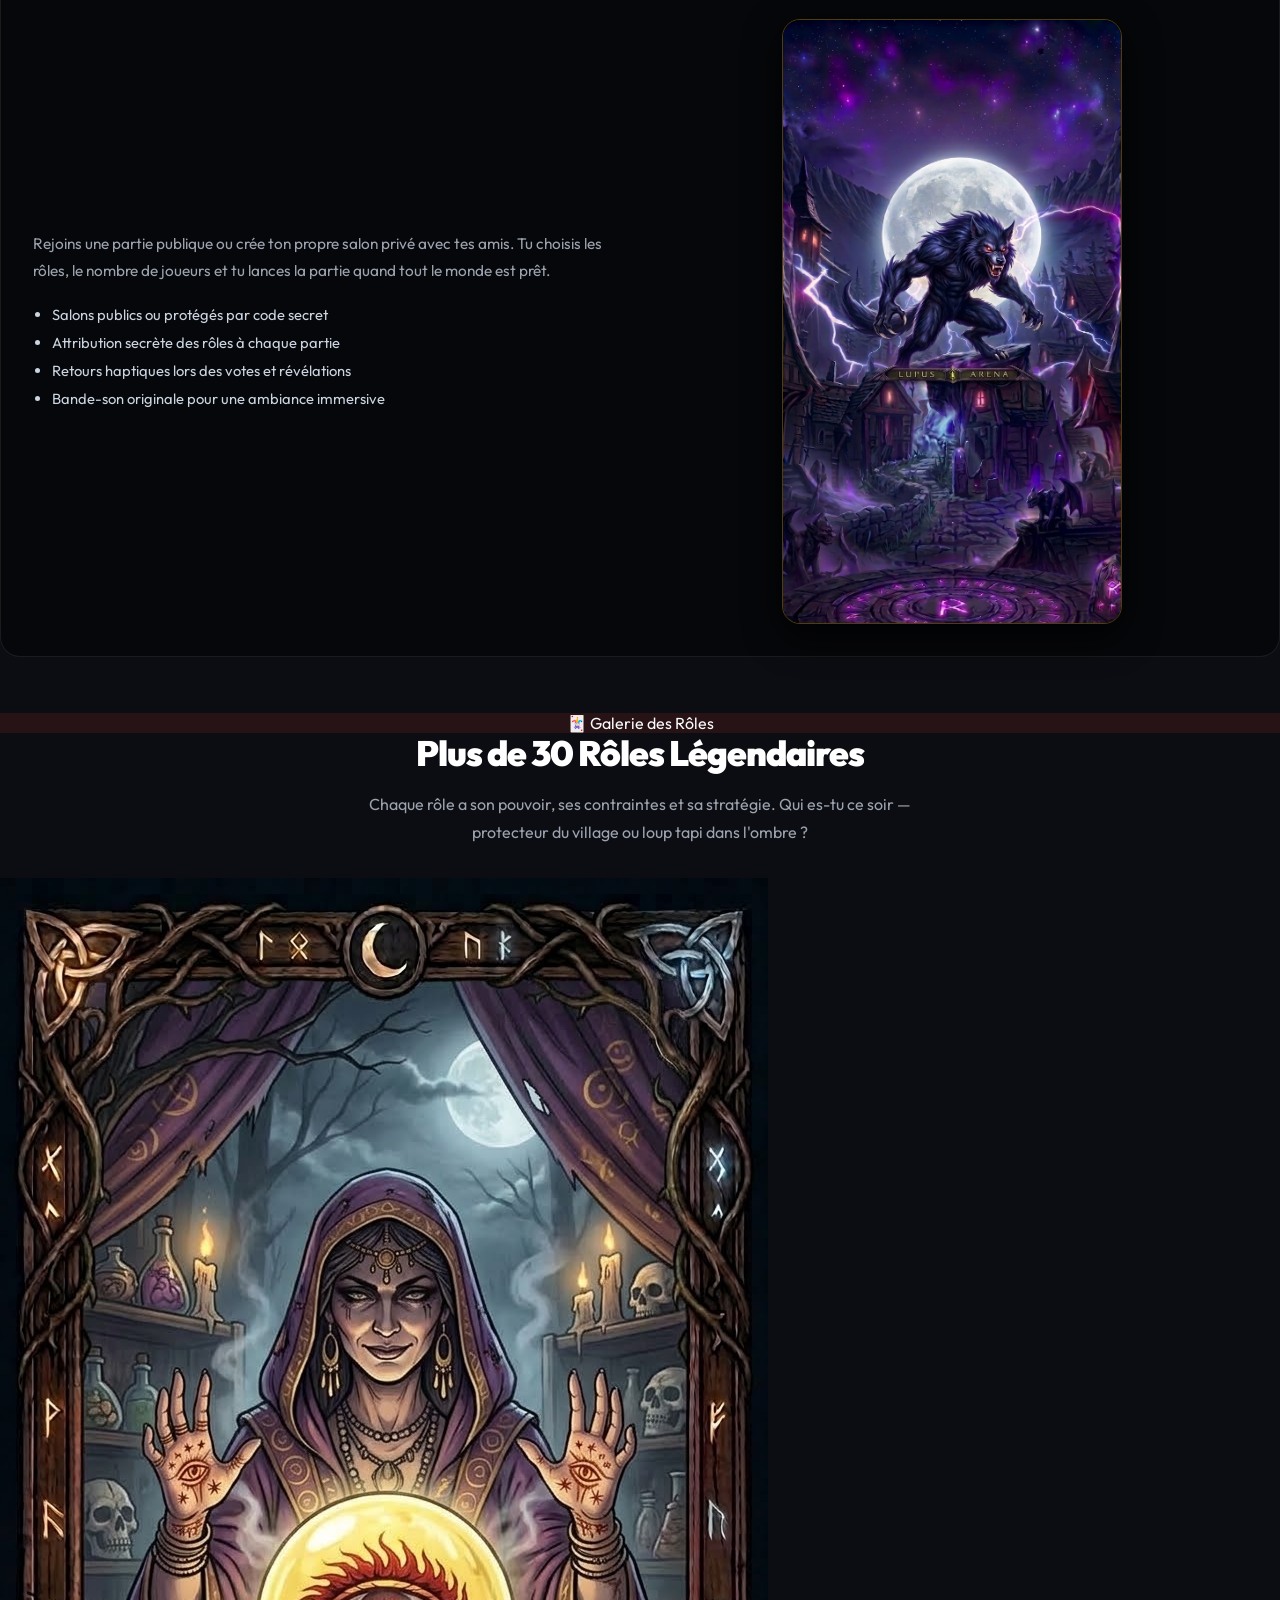
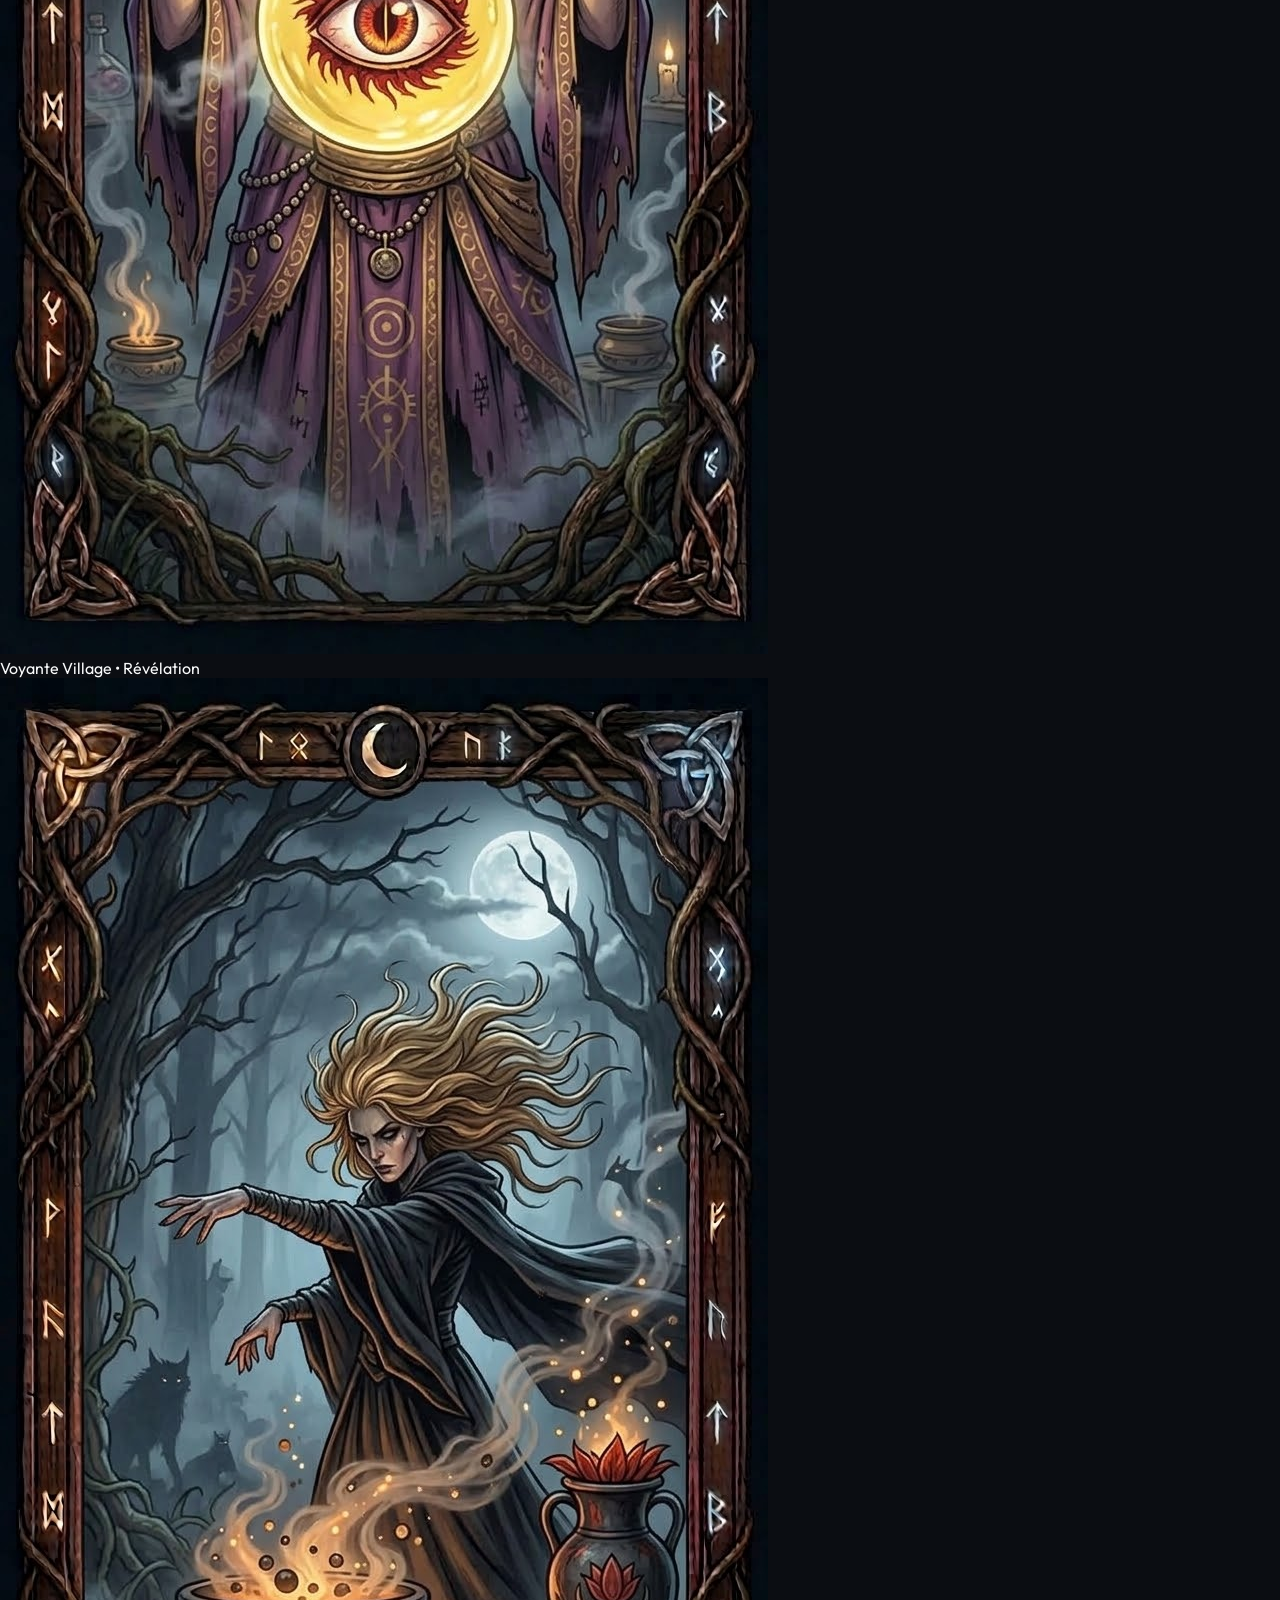
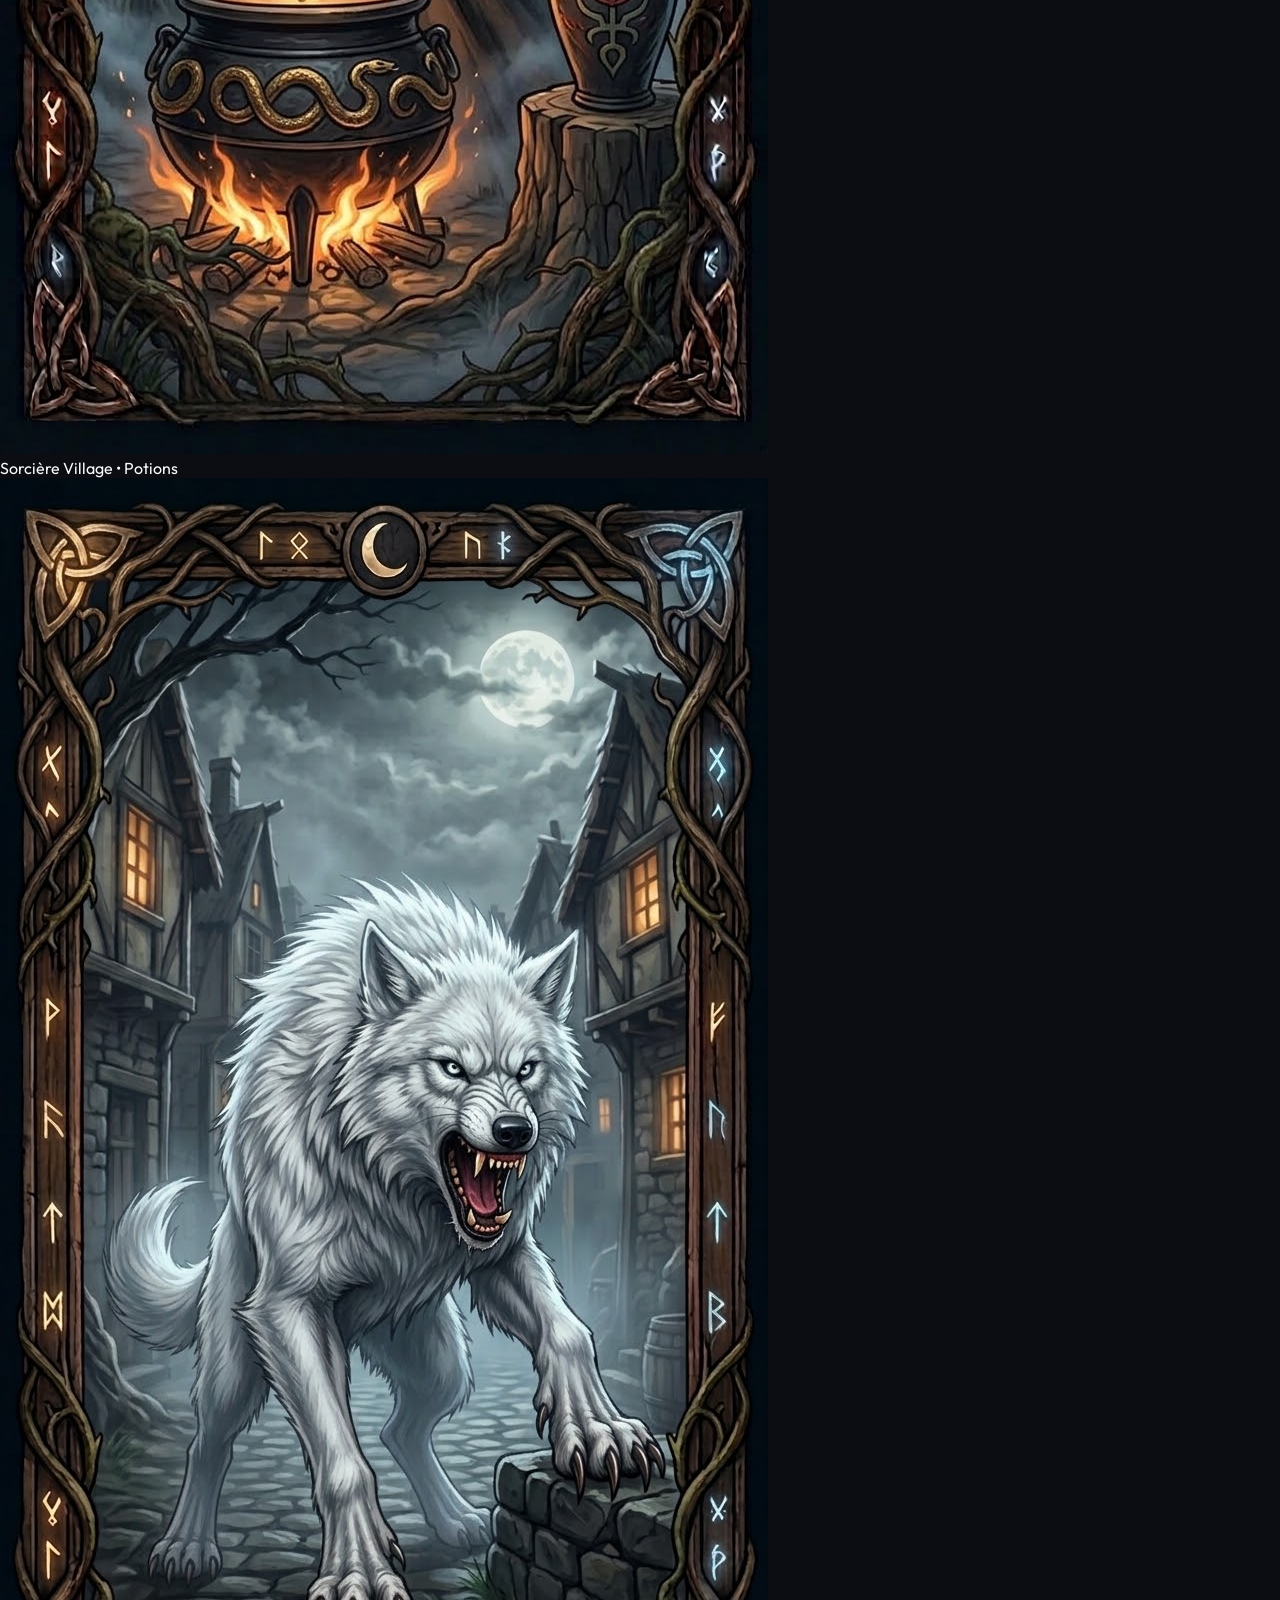
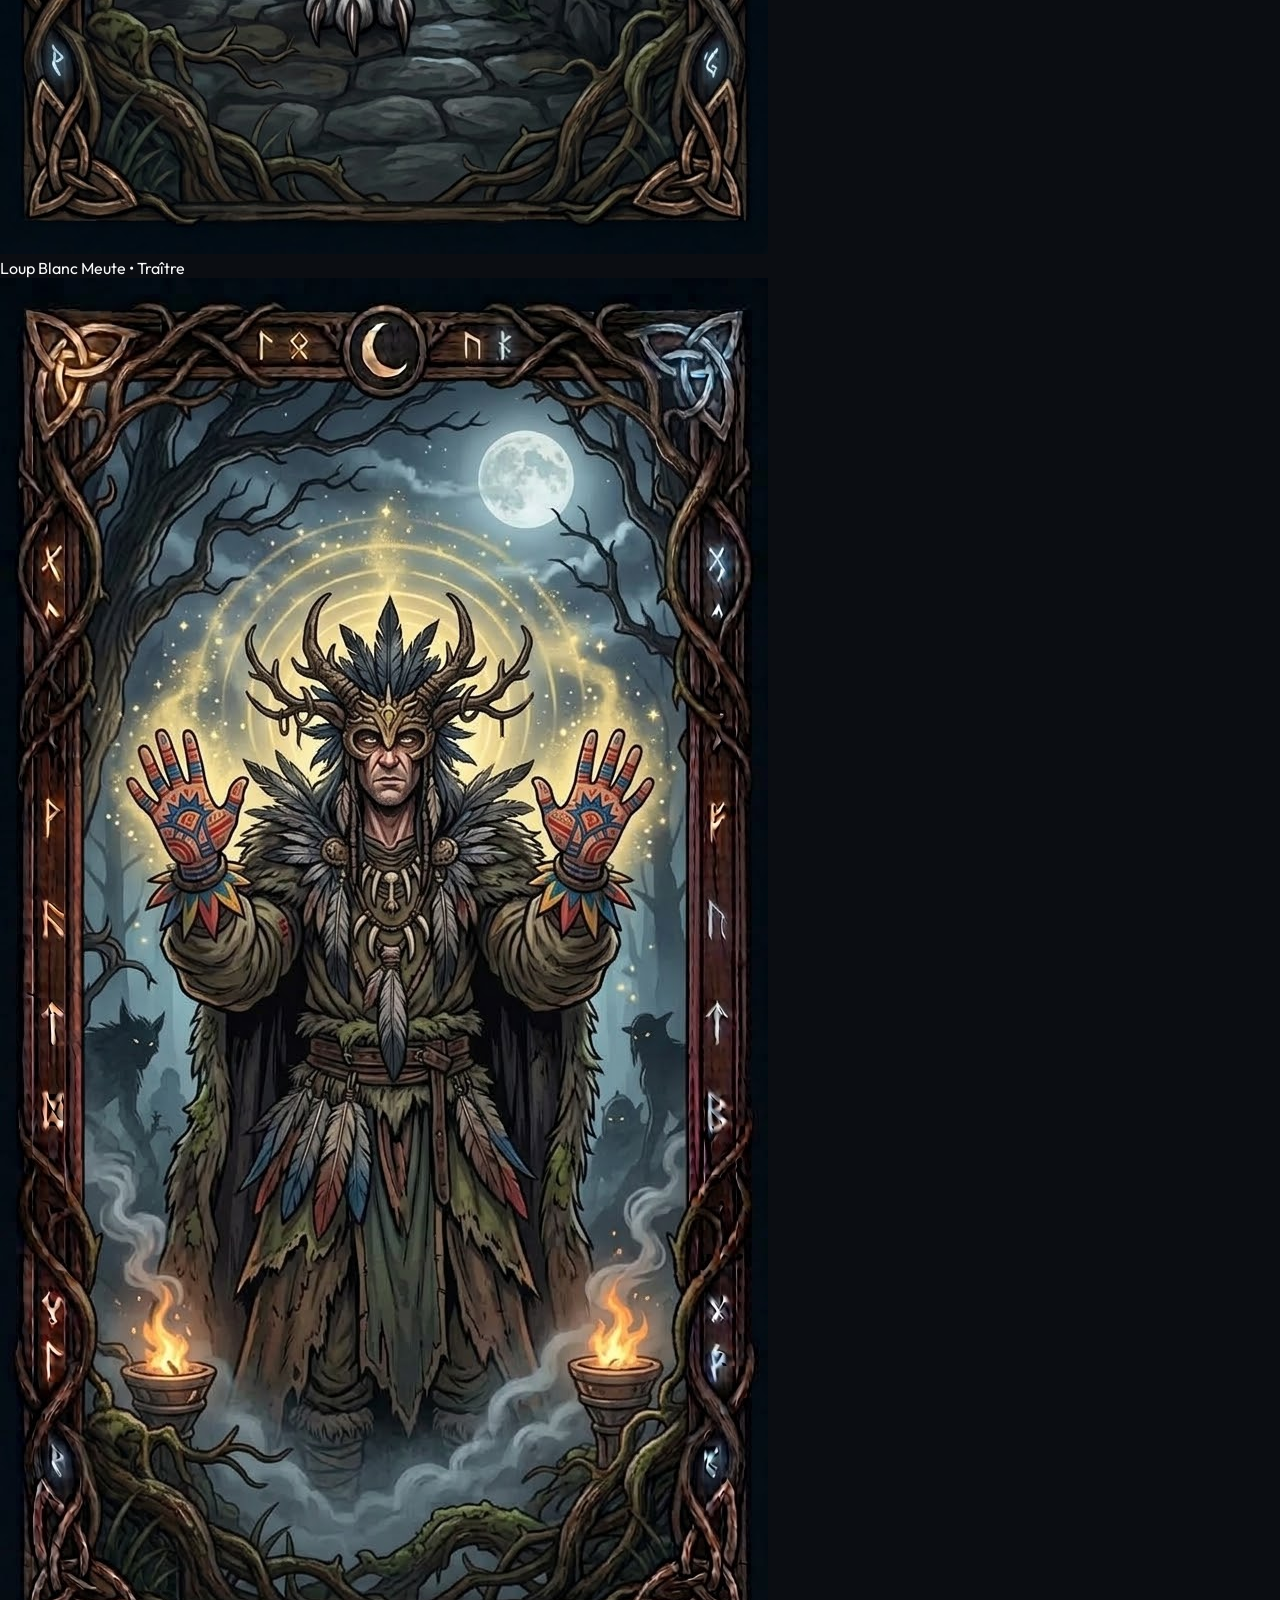
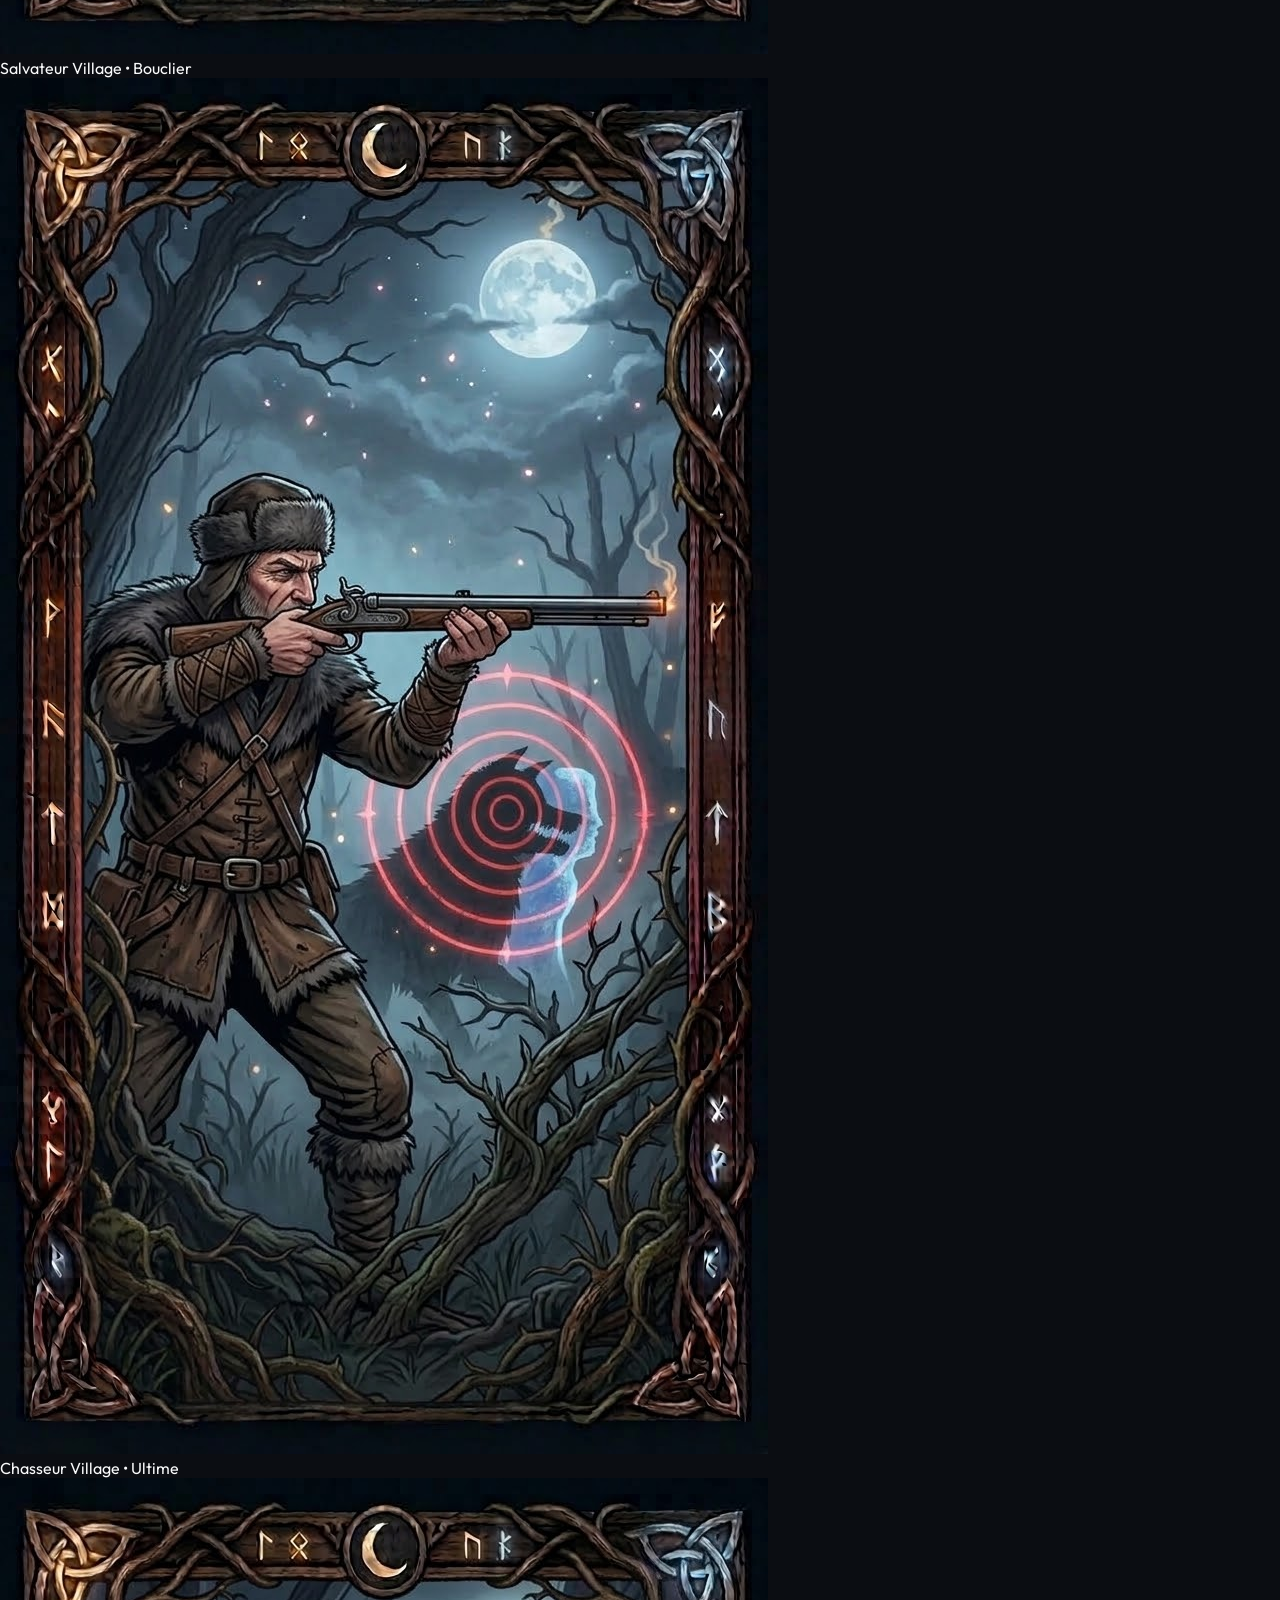
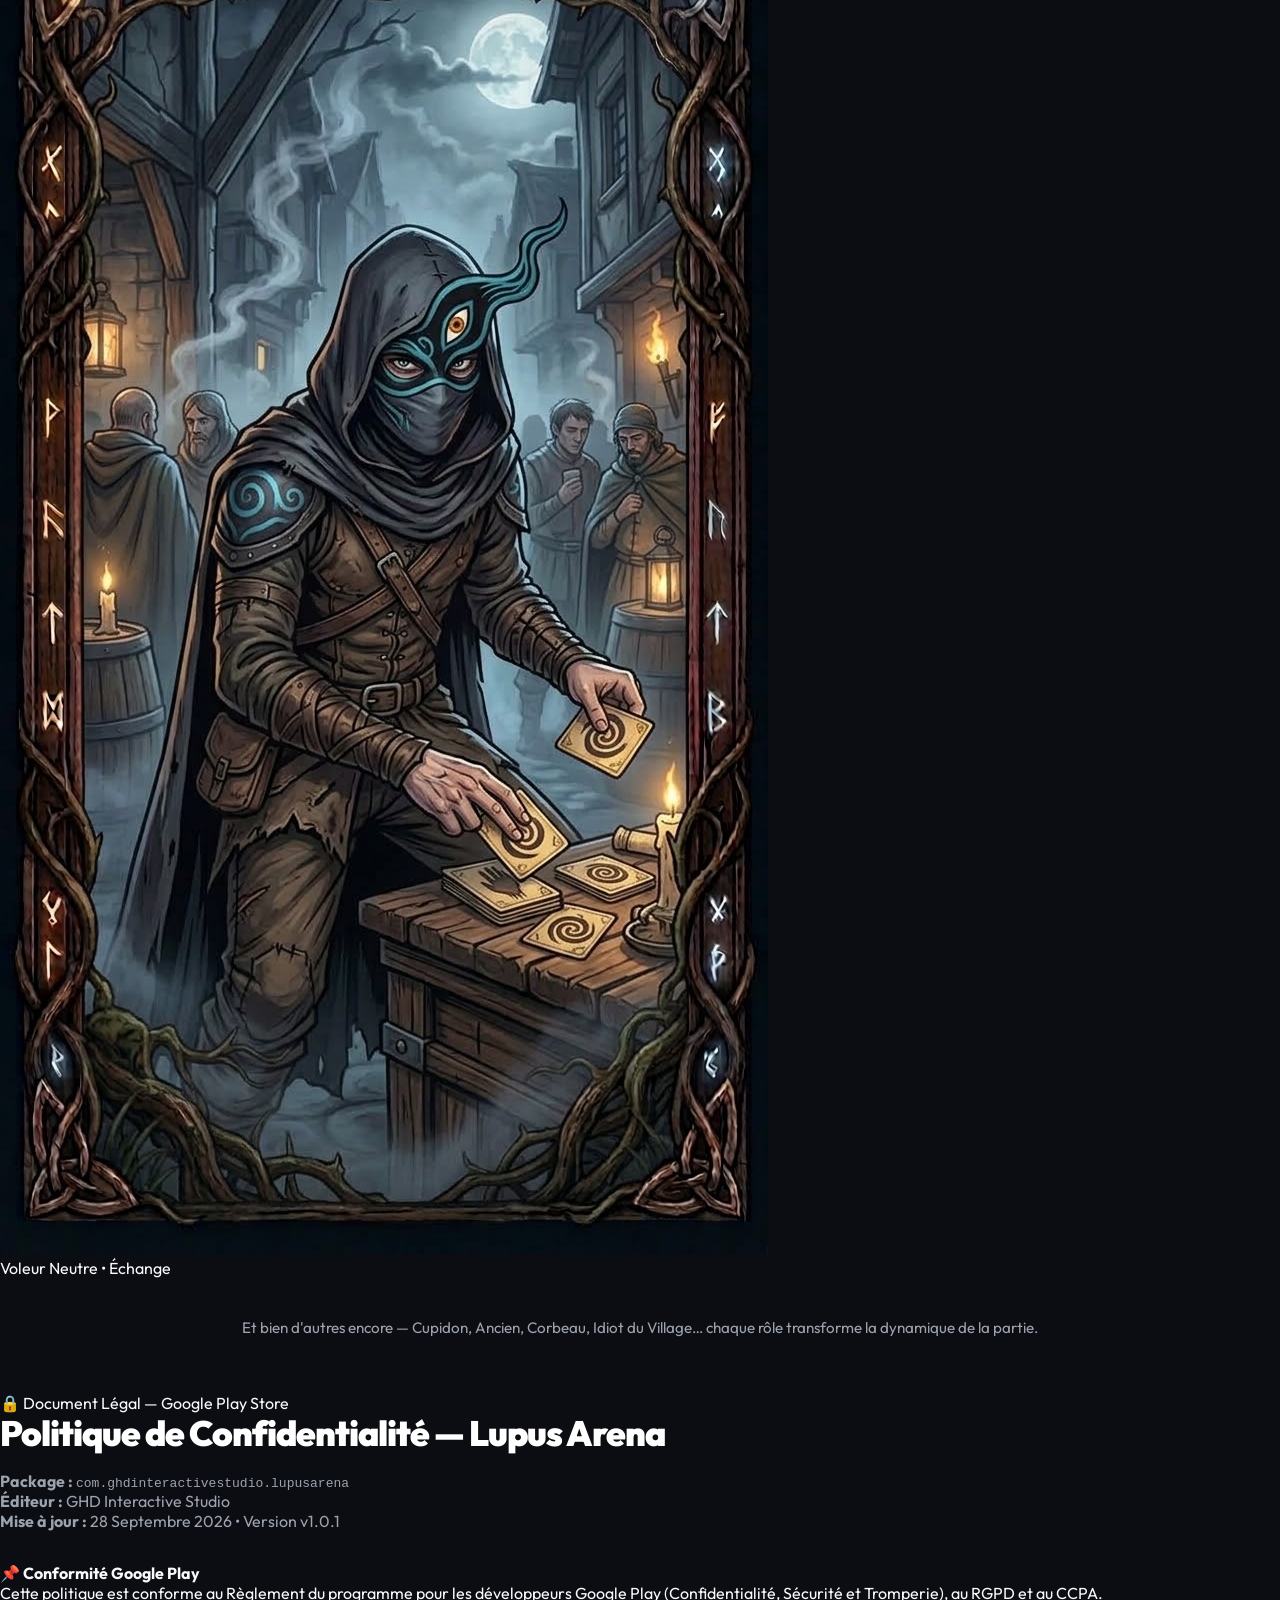
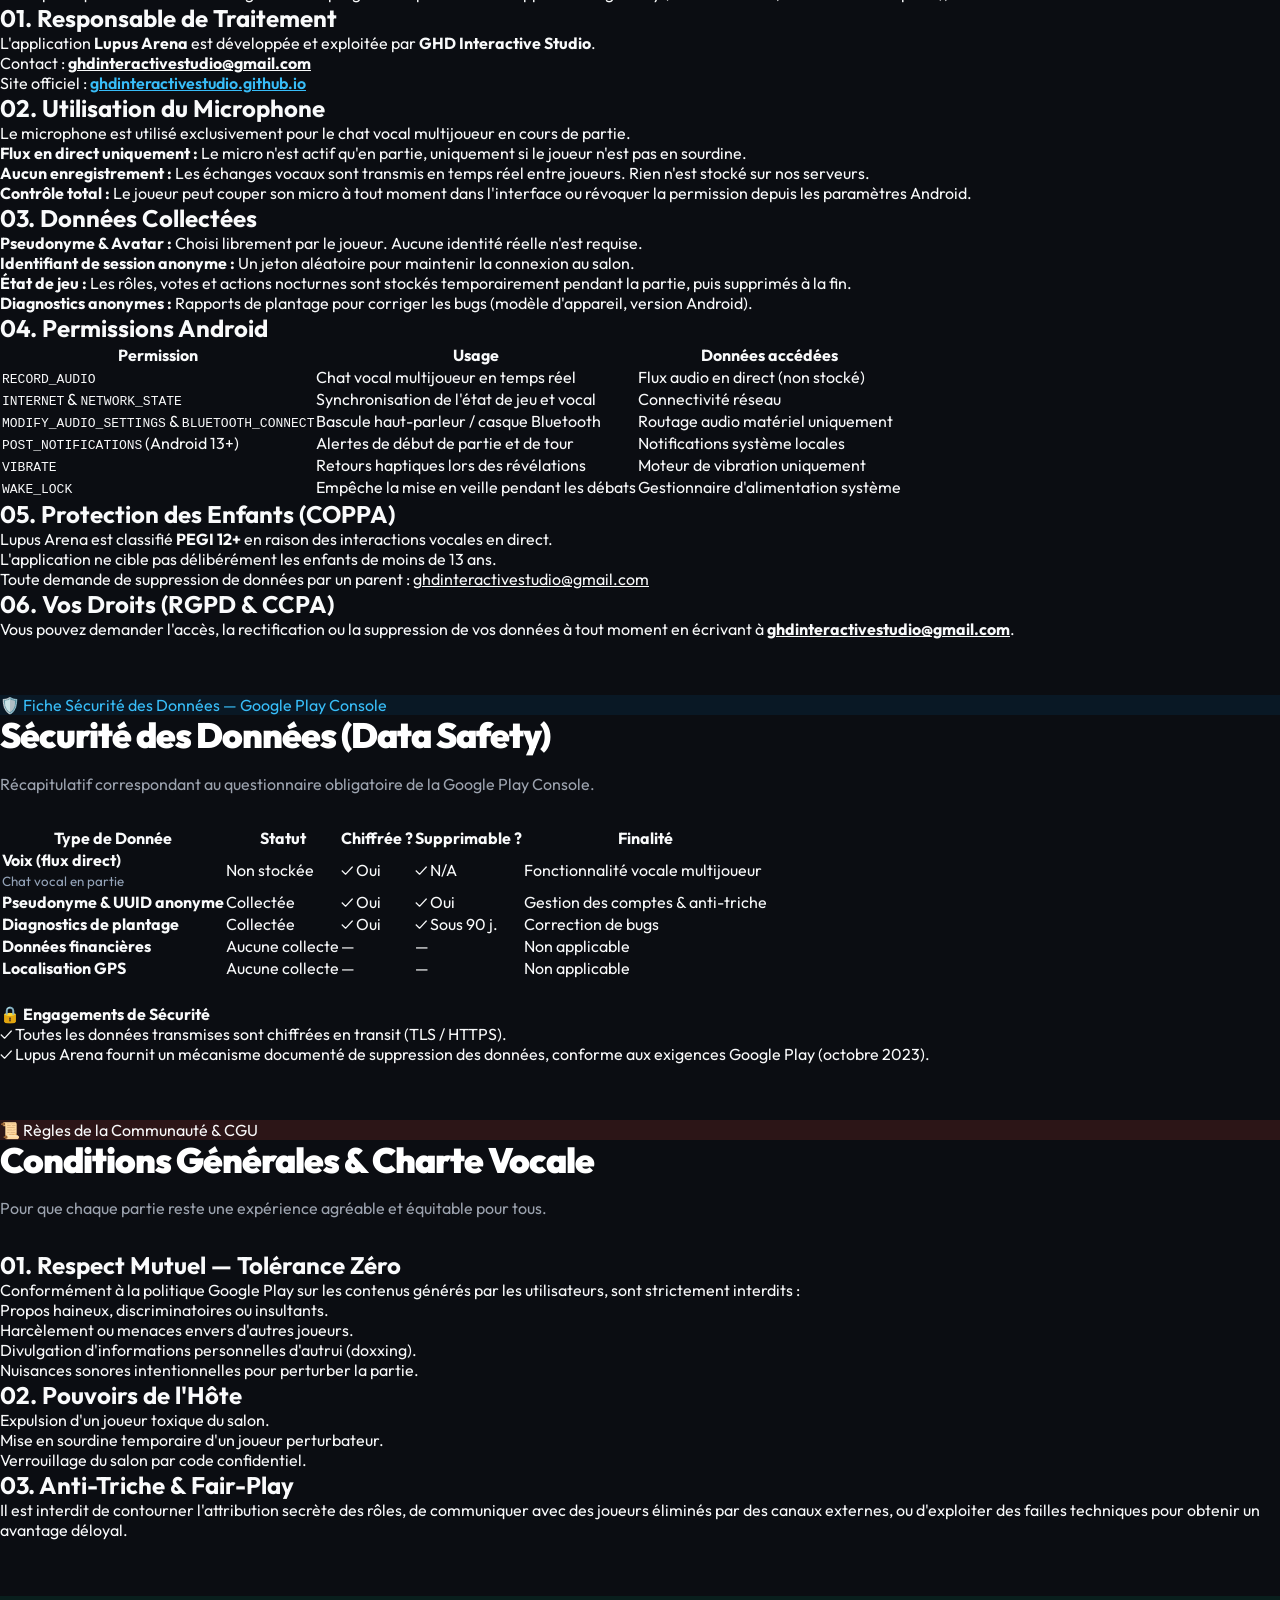
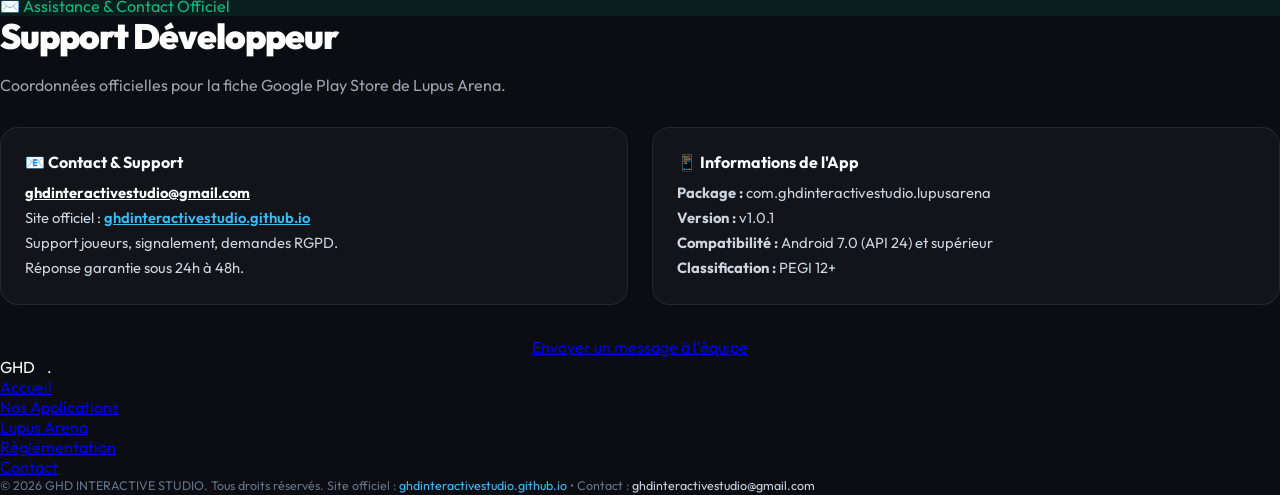
<file: lupus-arena.html>
<!DOCTYPE html>
<html lang="fr">
<head>
    <meta charset="UTF-8">
    <meta name="viewport" content="width=device-width, initial-scale=1.0">
    <title>Lupus Arena | Jeu Loup-Garou Multijoueur Android | GHD Interactive Studio</title>
    <meta name="description" content="Lupus Arena – Le jeu du Loup-Garou réinventé sur Android. Bluff, stratégie et chat vocal en temps réel pour 6 à 24 joueurs. Disponible sur Google Play.">
    <link rel="preconnect" href="https://fonts.googleapis.com">
    <link rel="preconnect" href="https://fonts.gstatic.com" crossorigin>
    <link href="https://fonts.googleapis.com/css2?family=Outfit:wght@300;500;700;900&display=swap" rel="stylesheet">
    <link rel="icon" type="image/svg+xml" href="favicon.svg">
    <link rel="stylesheet" href="style.css?v=20260928g">
    <script src="three.min.js"></script>
    <script>
        if (typeof THREE === 'undefined') {
            document.write('<script src="https://cdnjs.cloudflare.com/ajax/libs/three.js/r128/three.min.js"><\/script>');
        }
    </script>
    <script src="gsap.min.js"></script>
    <script>
        if (typeof gsap === 'undefined') {
            document.write('<script src="https://cdnjs.cloudflare.com/ajax/libs/gsap/3.12.2/gsap.min.js"><\/script>');
        }
    </script>
    <style>
        /* ── Centrage images Lupus Arena ───────────────────── */
        .la-img-center {
            display: flex;
            justify-content: center;
            align-items: center;
            width: 100%;
        }
        .la-img-center img {
            max-width: 100%;
            height: auto;
            display: block;
            border-radius: 16px;
            border: 1px solid rgba(251,188,5,0.25);
            box-shadow: 0 12px 35px rgba(0,0,0,0.75);
        }

        /* ── Grille screenshots centrée ─────────────────────── */
        .screenshots-grid {
            display: grid;
            grid-template-columns: repeat(auto-fit, minmax(220px, 1fr));
            gap: 1.2rem;
            justify-items: center;
            margin: 2rem 0;
        }
        .screenshots-grid img {
            width: 100%;
            max-width: 280px;
            height: auto;
            border-radius: 18px;
            border: 1px solid rgba(255,255,255,0.1);
            box-shadow: 0 10px 28px rgba(0,0,0,0.7);
            display: block;
        }

        /* ── Role cards centrées ─────────────────────────────── */
        .cards-showcase-grid {
            justify-items: center;
        }
        .role-card-item { width: 100%; max-width: 200px; }

        /* ── Lobby screenshot centré ─────────────────────────── */
        .lobby-preview {
            display: flex;
            flex-direction: column;
            align-items: center;
            gap: 2rem;
        }
        @media (min-width: 768px) {
            .lobby-preview { flex-direction: row; }
            .lobby-preview .lobby-text { flex: 1; }
            .lobby-preview .lobby-img  { flex: 1; }
        }
        .lobby-img img {
            width: 100%;
            max-width: 340px;
            height: auto;
            display: block;
            border-radius: 18px;
            border: 1px solid rgba(251,188,5,0.3);
            box-shadow: 0 12px 36px rgba(0,0,0,0.8);
            margin: 0 auto;
        }

        /* ── Hero icon centré ────────────────────────────────── */
        .game-hero-icon {
            margin: 0 auto 1.5rem;
        }
    </style>
    <!-- Anti-flash theme detection -->
    <script>
        (function(){
            try {
                var s = localStorage.getItem('ghd_theme');
                var light = s === 'light' || (!s && window.matchMedia && window.matchMedia('(prefers-color-scheme: light)').matches);
                if (light) document.documentElement.classList.add('light-mode');
            } catch(e) {}
        })();
    </script>
</head>
<body>
    <canvas id="webgl-canvas"></canvas>

    <!-- Navigation -->
    <nav class="glass-nav" id="mainNav">
        <a href="index.html" class="logo">GHD<span>.</span></a>
                <ul class="nav-links">
            <li><a href="index.html">Accueil</a></li>
            <li><a href="applications.html" class="active" style="color:#fff;text-shadow:0 0 12px rgba(255,255,255,.9),0 0 25px var(--google-blue);">Nos Applications</a></li>
            <li><a href="reglementation.html">Réglementation</a></li>
            <li class="mobile-contact-link"><a href="index.html#contact">Contact</a></li>
        </ul>
        <div class="nav-controls">
        <button class="mobile-toggle" aria-label="Menu de navigation"
            onclick="(function(btn){var nav=btn.closest('nav');nav.classList.toggle('mobile-menu-active');btn.setAttribute('aria-expanded', nav.classList.contains('mobile-menu-active'))})(this)">
            <span></span><span></span><span></span>
        </button>
        <a href="index.html#contact" class="btn-contact-nav">Contact</a>
                <button class="theme-toggle" id="themeToggle" aria-label="Mode clair" title="Passer en mode clair">
            <!-- Moon (shown in dark mode) -->
            <svg class="icon-moon" width="18" height="18" viewBox="0 0 24 24" fill="none"
                 stroke="currentColor" stroke-width="2" stroke-linecap="round" stroke-linejoin="round">
                <path d="M21 12.79A9 9 0 1 1 11.21 3 7 7 0 0 0 21 12.79z"/>
            </svg>
            <!-- Sun (shown in light mode) -->
            <svg class="icon-sun" width="18" height="18" viewBox="0 0 24 24" fill="none"
                 stroke="currentColor" stroke-width="2" stroke-linecap="round" stroke-linejoin="round">
                <circle cx="12" cy="12" r="5"/>
                <line x1="12" y1="1" x2="12" y2="3"/>
                <line x1="12" y1="21" x2="12" y2="23"/>
                <line x1="4.22" y1="4.22" x2="5.64" y2="5.64"/>
                <line x1="18.36" y1="18.36" x2="19.78" y2="19.78"/>
                <line x1="1" y1="12" x2="3" y2="12"/>
                <line x1="21" y1="12" x2="23" y2="12"/>
                <line x1="4.22" y1="19.78" x2="5.64" y2="18.36"/>
                <line x1="18.36" y1="5.64" x2="19.78" y2="4.22"/>
            </svg>
        </button>
        </div>
    </nav>

    <!-- ═══════════════════════════════════════════════
         HERO
    ═══════════════════════════════════════════════ -->
    <header class="hero-section" style="min-height:80vh;padding-top:130px;padding-bottom:40px;">
        <div class="game-header">

            <div style="margin-bottom:1.2rem;">
                <a href="applications.html" style="color:#94a3b8;text-decoration:none;font-size:.9rem;display:inline-flex;align-items:center;gap:6px;background:rgba(255,255,255,.05);padding:.4rem 1rem;border-radius:20px;border:1px solid rgba(255,255,255,.1);">
                    ← Retour à Nos Applications
                </a>
            </div>

            <!-- Icone centrée -->
            <div class="la-img-center" style="margin-bottom:1.5rem;">
                <div class="game-hero-icon" style="width:110px;height:110px;border-radius:26px;border:3px solid rgba(251,188,5,.7);box-shadow:0 15px 35px rgba(251,188,5,.35);overflow:hidden;">
                    <img src="assets/lupus-arena/icon.png" alt="Lupus Arena" width="110" height="110" style="width:100%;height:100%;object-fit:cover;display:block;border-radius:0;">
                </div>
            </div>

            <div class="featured-badge-top" style="margin-bottom:1.2rem;">
                🐺 Titre Phare Android • Version v1.0.1
            </div>

            <h1 class="hero-title" style="margin-bottom:1rem;">
                LUPUS <span class="studio-gradient-text">ARENA</span>
            </h1>

            <p class="hero-subtitle" style="max-width:760px;margin-bottom:2rem;">
                La nuit tombe sur le village. Les loups rôdent, les villageois murmurent, et chaque mot peut trahir ou sauver.
                <strong>Lupus Arena</strong> est le jeu de déduction sociale qui met ta voix, ton instinct et tes nerfs à rude épreuve.
                Ose démasquer les traîtres… ou être l'un d'eux.
            </p>

            <div class="game-tags" style="justify-content:center;">
                <span class="game-tag tag-accent">🎙️ Chat Vocal en Temps Réel</span>
                <span class="game-tag tag-accent">🎭 Plus de 30 Rôles Uniques</span>
                <span class="game-tag">👥 6 à 24 Joueurs</span>
                <span class="game-tag">🔐 Salons Privés &amp; Public</span>
                <span class="game-tag">🛡️ Conforme Google Play</span>
                <span class="game-tag">📱 Android 7.0+</span>
            </div>

            <div class="hero-cta" style="margin-top:1.8rem;">
                <a href="#gameplay" class="btn-primary">
                    <span>Découvrir le Jeu</span>
                    <svg width="18" height="18" viewBox="0 0 24 24" fill="none" stroke="currentColor" stroke-width="2.5"><polyline points="6 9 12 15 18 9"></polyline></svg>
                </a>
                <a href="#privacy" class="btn-secondary">
                    <span>Confidentialité &amp; Légal</span>
                </a>
            </div>
        </div>
    </header>

    <!-- Navigation rapide -->
    <div class="game-quick-nav">
        <a href="#gameplay" class="active">🎮 Le Jeu</a>
        <a href="#roles">🃏 Les Rôles</a>
        <a href="#privacy">🔒 Confidentialité</a>
        <a href="#data-safety">🛡️ Sécurité Données</a>
        <a href="#terms">📜 Conditions</a>
        <a href="#support">✉️ Support</a>
    </div>

    <!-- ═══════════════════════════════════════════════
         CONTENU PRINCIPAL
    ═══════════════════════════════════════════════ -->
    <main class="policy-section" style="padding-top:20px;">
        <div class="policy-container">

            <!-- ── SECTION 1 : LE JEU ───────────────────────── -->
            <section id="gameplay" class="policy-card" style="margin-bottom:3.5rem;">
                <div class="policy-header" style="text-align:center;margin-bottom:2.5rem;">
                    <div class="policy-badge" style="background:rgba(251,188,5,.15);border-color:rgba(251,188,5,.4);color:var(--google-yellow);">
                        🎮 Expérience de Jeu
                    </div>
                    <h2 class="section-title" style="font-size:2.2rem;color:#fff;">Une Nuit, Tous les Suspects</h2>
                    <p style="color:var(--text-secondary);margin-top:.8rem;max-width:680px;margin-left:auto;margin-right:auto;line-height:1.7;">
                        Dans <strong style="color:#fff;">Lupus Arena</strong>, chaque joueur reçoit secrètement un rôle. 
                        Villageois ou Loup-Garou, ton destin dépend de ta capacité à convaincre, à analyser… 
                        et parfois à mentir brillamment. Le chat vocal crée une tension unique : 
                        tu entends les hésitations, les silences, les faux-semblants.
                    </p>
                </div>

                <!-- 3 piliers du jeu -->
                <div class="features-grid" style="margin-bottom:3rem;">
                    <div class="feature-card" style="text-align:center;padding:2rem 1.5rem;">
                        <div class="feature-icon-box" style="background:rgba(0,86,145,.2);color:#38bdf8;margin:0 auto 1.2rem;font-size:1.6rem;">🎙️</div>
                        <h3>Joue à la Voix</h3>
                        <p>Débats, accuse, défends-toi. Le chat vocal en temps réel rend chaque échange intense et humain. Chaque intonation peut trahir le loup caché parmi vous.</p>
                    </div>
                    <div class="feature-card" style="text-align:center;padding:2rem 1.5rem;">
                        <div class="feature-icon-box" style="background:rgba(251,188,5,.18);color:var(--google-yellow);margin:0 auto 1.2rem;font-size:1.6rem;">🧠</div>
                        <h3>Bluff &amp; Stratégie</h3>
                        <p>Analyse le comportement de tes alliés, identifie les incohérences, construis des alliances… ou trahis-les au bon moment. La victoire se joue dans les détails.</p>
                    </div>
                    <div class="feature-card" style="text-align:center;padding:2rem 1.5rem;">
                        <div class="feature-icon-box" style="background:rgba(1,135,95,.2);color:#34d399;margin:0 auto 1.2rem;font-size:1.6rem;">🌙</div>
                        <h3>La Nuit Change Tout</h3>
                        <p>Le jour, le village vote. La nuit, les loups agissent en secret. Chaque phase renouvelle la tension. Aucune partie ne se ressemble.</p>
                    </div>
                </div>

                <!-- Screenshot lobby centré -->
                <div style="background:rgba(0,0,0,.4);border-radius:20px;padding:2rem;border:1px solid rgba(255,255,255,.08);margin-bottom:2rem;">
                    <h3 style="color:#fff;font-size:1.3rem;margin-bottom:1.5rem;text-align:center;">
                        📱 Le Salon de Jeu
                    </h3>
                    <div class="lobby-preview">
                        <div class="lobby-text">
                            <p style="color:var(--text-secondary);line-height:1.8;font-size:.96rem;margin-bottom:1rem;">
                                Rejoins une partie publique ou crée ton propre salon privé avec tes amis. 
                                Tu choisis les rôles, le nombre de joueurs et tu lances la partie quand tout le monde est prêt.
                            </p>
                            <ul style="color:#cbd5e1;font-size:.92rem;padding-left:1.2rem;line-height:1.9;">
                                <li>Salons publics ou protégés par code secret</li>
                                <li>Attribution secrète des rôles à chaque partie</li>
                                <li>Retours haptiques lors des votes et révélations</li>
                                <li>Bande-son originale pour une ambiance immersive</li>
                            </ul>
                        </div>
                        <div class="lobby-img">
                            <img src="assets/lupus-arena/screen-lobby.jpg" alt="Salon de jeu Lupus Arena" loading="lazy">
                        </div>
                    </div>
                </div>
            </section>

            <!-- ── SECTION 2 : LES RÔLES ────────────────────── -->
            <section id="roles" class="policy-card" style="margin-bottom:3.5rem;">
                <div class="policy-header" style="text-align:center;margin-bottom:2rem;">
                    <div class="policy-badge" style="background:rgba(234,67,53,.12);border-color:rgba(234,67,53,.4);color:var(--google-red);">
                        🃏 Galerie des Rôles
                    </div>
                    <h2 class="section-title" style="font-size:2.2rem;color:#fff;">Plus de 30 Rôles Légendaires</h2>
                    <p style="color:var(--text-secondary);margin-top:.8rem;max-width:600px;margin-left:auto;margin-right:auto;line-height:1.7;">
                        Chaque rôle a son pouvoir, ses contraintes et sa stratégie. 
                        Qui es-tu ce soir — protecteur du village ou loup tapi dans l'ombre ?
                    </p>
                </div>

                <div class="cards-showcase-grid">
                    <div class="role-card-item">
                        <div class="role-card-thumb">
                            <img src="assets/lupus-arena/card-seer.jpg" alt="Voyante" loading="lazy">
                        </div>
                        <div class="role-card-name">
                            Voyante
                            <span class="role-card-faction faction-village">Village • Révélation</span>
                        </div>
                    </div>
                    <div class="role-card-item">
                        <div class="role-card-thumb">
                            <img src="assets/lupus-arena/card-witch.jpg" alt="Sorcière" loading="lazy">
                        </div>
                        <div class="role-card-name">
                            Sorcière
                            <span class="role-card-faction faction-village">Village • Potions</span>
                        </div>
                    </div>
                    <div class="role-card-item">
                        <div class="role-card-thumb">
                            <img src="assets/lupus-arena/card-wolf.jpg" alt="Loup Blanc" loading="lazy">
                        </div>
                        <div class="role-card-name">
                            Loup Blanc
                            <span class="role-card-faction faction-wolf">Meute • Traître</span>
                        </div>
                    </div>
                    <div class="role-card-item">
                        <div class="role-card-thumb">
                            <img src="assets/lupus-arena/card-guard.jpg" alt="Salvateur" loading="lazy">
                        </div>
                        <div class="role-card-name">
                            Salvateur
                            <span class="role-card-faction faction-village">Village • Bouclier</span>
                        </div>
                    </div>
                    <div class="role-card-item">
                        <div class="role-card-thumb">
                            <img src="assets/lupus-arena/card-hunter.jpg" alt="Chasseur" loading="lazy">
                        </div>
                        <div class="role-card-name">
                            Chasseur
                            <span class="role-card-faction faction-village">Village • Ultime</span>
                        </div>
                    </div>
                    <div class="role-card-item">
                        <div class="role-card-thumb">
                            <img src="assets/lupus-arena/card-thief.jpg" alt="Voleur" loading="lazy">
                        </div>
                        <div class="role-card-name">
                            Voleur
                            <span class="role-card-faction faction-solo">Neutre • Échange</span>
                        </div>
                    </div>
                </div>

                <div style="text-align:center;margin-top:2.5rem;">
                    <p style="color:var(--text-secondary);font-size:.95rem;margin-bottom:1.5rem;">
                        Et bien d'autres encore — Cupidon, Ancien, Corbeau, Idiot du Village… chaque rôle transforme la dynamique de la partie.
                    </p>
                </div>
            </section>

            <!-- ── SECTION 3 : CONFIDENTIALITÉ ─────────────── -->
            <section id="privacy" class="policy-card" style="margin-bottom:3.5rem;">
                <div class="policy-header" style="text-align:left;margin-bottom:2rem;">
                    <div class="policy-badge">🔒 Document Légal — Google Play Store</div>
                    <h2 class="section-title" style="font-size:2.2rem;color:#fff;">Politique de Confidentialité — Lupus Arena</h2>
                    <p style="color:var(--text-secondary);margin-top:.5rem;">
                        <strong>Package :</strong> <code>com.ghdinteractivestudio.lupusarena</code><br>
                        <strong>Éditeur :</strong> GHD Interactive Studio<br>
                        <strong>Mise à jour :</strong> 28 Septembre 2026 • Version v1.0.1
                    </p>
                </div>

                <div class="compliance-callout">
                    <h4>📌 Conformité Google Play</h4>
                    <p>Cette politique est conforme au Règlement du programme pour les développeurs Google Play (Confidentialité, Sécurité et Tromperie), au RGPD et au CCPA.</p>
                </div>

                <article class="policy-block">
                    <h2><span>01.</span> Responsable de Traitement</h2>
                    <p>L'application <strong>Lupus Arena</strong> est développée et exploitée par <strong>GHD Interactive Studio</strong>.</p>
                    <p>Contact : <a href="mailto:ghdinteractivestudio@gmail.com" style="color:var(--google-yellow);font-weight:700;">ghdinteractivestudio@gmail.com</a><br>
                    Site officiel : <a href="https://ghdinteractivestudio.github.io/" style="color:#38bdf8;font-weight:600;">ghdinteractivestudio.github.io</a></p>
                </article>

                <article class="policy-block">
                    <h2><span>02.</span> Utilisation du Microphone</h2>
                    <p>Le microphone est utilisé exclusivement pour le chat vocal multijoueur en cours de partie.</p>
                    <ul>
                        <li><strong>Flux en direct uniquement :</strong> Le micro n'est actif qu'en partie, uniquement si le joueur n'est pas en sourdine.</li>
                        <li><strong>Aucun enregistrement :</strong> Les échanges vocaux sont transmis en temps réel entre joueurs. Rien n'est stocké sur nos serveurs.</li>
                        <li><strong>Contrôle total :</strong> Le joueur peut couper son micro à tout moment dans l'interface ou révoquer la permission depuis les paramètres Android.</li>
                    </ul>
                </article>

                <article class="policy-block">
                    <h2><span>03.</span> Données Collectées</h2>
                    <ul>
                        <li><strong>Pseudonyme &amp; Avatar :</strong> Choisi librement par le joueur. Aucune identité réelle n'est requise.</li>
                        <li><strong>Identifiant de session anonyme :</strong> Un jeton aléatoire pour maintenir la connexion au salon.</li>
                        <li><strong>État de jeu :</strong> Les rôles, votes et actions nocturnes sont stockés temporairement pendant la partie, puis supprimés à la fin.</li>
                        <li><strong>Diagnostics anonymes :</strong> Rapports de plantage pour corriger les bugs (modèle d'appareil, version Android).</li>
                    </ul>
                </article>

                <article class="policy-block">
                    <h2><span>04.</span> Permissions Android</h2>
                    <div class="data-table-responsive">
                        <table class="data-safety-table">
                            <thead>
                                <tr>
                                    <th>Permission</th>
                                    <th>Usage</th>
                                    <th>Données accédées</th>
                                </tr>
                            </thead>
                            <tbody>
                                <tr>
                                    <td data-label="Permission"><code>RECORD_AUDIO</code></td>
                                    <td data-label="Usage">Chat vocal multijoueur en temps réel</td>
                                    <td data-label="Données">Flux audio en direct (non stocké)</td>
                                </tr>
                                <tr>
                                    <td data-label="Permission"><code>INTERNET</code> &amp; <code>NETWORK_STATE</code></td>
                                    <td data-label="Usage">Synchronisation de l'état de jeu et vocal</td>
                                    <td data-label="Données">Connectivité réseau</td>
                                </tr>
                                <tr>
                                    <td data-label="Permission"><code>MODIFY_AUDIO_SETTINGS</code> &amp; <code>BLUETOOTH_CONNECT</code></td>
                                    <td data-label="Usage">Bascule haut-parleur / casque Bluetooth</td>
                                    <td data-label="Données">Routage audio matériel uniquement</td>
                                </tr>
                                <tr>
                                    <td data-label="Permission"><code>POST_NOTIFICATIONS</code> (Android 13+)</td>
                                    <td data-label="Usage">Alertes de début de partie et de tour</td>
                                    <td data-label="Données">Notifications système locales</td>
                                </tr>
                                <tr>
                                    <td data-label="Permission"><code>VIBRATE</code></td>
                                    <td data-label="Usage">Retours haptiques lors des révélations</td>
                                    <td data-label="Données">Moteur de vibration uniquement</td>
                                </tr>
                                <tr>
                                    <td data-label="Permission"><code>WAKE_LOCK</code></td>
                                    <td data-label="Usage">Empêche la mise en veille pendant les débats</td>
                                    <td data-label="Données">Gestionnaire d'alimentation système</td>
                                </tr>
                            </tbody>
                        </table>
                    </div>
                </article>

                <article class="policy-block">
                    <h2><span>05.</span> Protection des Enfants (COPPA)</h2>
                    <ul>
                        <li>Lupus Arena est classifié <strong>PEGI 12+</strong> en raison des interactions vocales en direct.</li>
                        <li>L'application ne cible pas délibérément les enfants de moins de 13 ans.</li>
                        <li>Toute demande de suppression de données par un parent : <a href="mailto:ghdinteractivestudio@gmail.com" style="color:var(--google-yellow);">ghdinteractivestudio@gmail.com</a></li>
                    </ul>
                </article>

                <article class="policy-block">
                    <h2><span>06.</span> Vos Droits (RGPD &amp; CCPA)</h2>
                    <p>Vous pouvez demander l'accès, la rectification ou la suppression de vos données à tout moment en écrivant à <a href="mailto:ghdinteractivestudio@gmail.com" style="color:var(--google-yellow);font-weight:700;">ghdinteractivestudio@gmail.com</a>.</p>
                </article>
            </section>

            <!-- ── SECTION 4 : SÉCURITÉ DES DONNÉES ─────────── -->
            <section id="data-safety" class="policy-card" style="margin-bottom:3.5rem;">
                <div class="policy-header" style="text-align:left;margin-bottom:2rem;">
                    <div class="policy-badge" style="background:rgba(0,86,145,.15);border-color:rgba(0,86,145,.4);color:#38bdf8;">
                        🛡️ Fiche Sécurité des Données — Google Play Console
                    </div>
                    <h2 class="section-title" style="font-size:2.2rem;color:#fff;">Sécurité des Données (Data Safety)</h2>
                    <p style="color:var(--text-secondary);margin-top:.5rem;">
                        Récapitulatif correspondant au questionnaire obligatoire de la Google Play Console.
                    </p>
                </div>

                <div class="data-safety-card">
                    <div class="data-table-responsive">
                        <table class="data-safety-table">
                            <thead>
                                <tr>
                                    <th>Type de Donnée</th>
                                    <th>Statut</th>
                                    <th>Chiffrée ?</th>
                                    <th>Supprimable ?</th>
                                    <th>Finalité</th>
                                </tr>
                            </thead>
                            <tbody>
                                <tr>
                                    <td data-label="Donnée"><strong>Voix (flux direct)</strong><br><small style="color:#94a3b8;">Chat vocal en partie</small></td>
                                    <td data-label="Statut"><span class="compliance-badge-info">Non stockée</span></td>
                                    <td data-label="Chiffrée ?"><span class="compliance-badge-ok">✓ Oui</span></td>
                                    <td data-label="Supprim. ?"><span class="compliance-badge-ok">✓ N/A</span></td>
                                    <td data-label="Finalité">Fonctionnalité vocale multijoueur</td>
                                </tr>
                                <tr>
                                    <td data-label="Donnée"><strong>Pseudonyme &amp; UUID anonyme</strong></td>
                                    <td data-label="Statut"><span class="compliance-badge-ok">Collectée</span></td>
                                    <td data-label="Chiffrée ?"><span class="compliance-badge-ok">✓ Oui</span></td>
                                    <td data-label="Supprim. ?"><span class="compliance-badge-ok">✓ Oui</span></td>
                                    <td data-label="Finalité">Gestion des comptes &amp; anti-triche</td>
                                </tr>
                                <tr>
                                    <td data-label="Donnée"><strong>Diagnostics de plantage</strong></td>
                                    <td data-label="Statut"><span class="compliance-badge-ok">Collectée</span></td>
                                    <td data-label="Chiffrée ?"><span class="compliance-badge-ok">✓ Oui</span></td>
                                    <td data-label="Supprim. ?"><span class="compliance-badge-ok">✓ Sous 90 j.</span></td>
                                    <td data-label="Finalité">Correction de bugs</td>
                                </tr>
                                <tr>
                                    <td data-label="Donnée"><strong>Données financières</strong></td>
                                    <td data-label="Statut"><span class="compliance-badge-info">Aucune collecte</span></td>
                                    <td data-label="Chiffrée ?">—</td>
                                    <td data-label="Supprim. ?">—</td>
                                    <td data-label="Finalité">Non applicable</td>
                                </tr>
                                <tr>
                                    <td data-label="Donnée"><strong>Localisation GPS</strong></td>
                                    <td data-label="Statut"><span class="compliance-badge-info">Aucune collecte</span></td>
                                    <td data-label="Chiffrée ?">—</td>
                                    <td data-label="Supprim. ?">—</td>
                                    <td data-label="Finalité">Non applicable</td>
                                </tr>
                            </tbody>
                        </table>
                    </div>
                </div>

                <div class="compliance-callout" style="margin-top:1.5rem;">
                    <h4>🔒 Engagements de Sécurité</h4>
                    <p>✓ Toutes les données transmises sont chiffrées en transit (TLS / HTTPS).<br>
                    ✓ Lupus Arena fournit un mécanisme documenté de suppression des données, conforme aux exigences Google Play (octobre 2023).</p>
                </div>
            </section>

            <!-- ── SECTION 5 : CONDITIONS ────────────────────── -->
            <section id="terms" class="policy-card" style="margin-bottom:3.5rem;">
                <div class="policy-header" style="text-align:left;margin-bottom:2rem;">
                    <div class="policy-badge" style="background:rgba(234,67,53,.15);border-color:rgba(234,67,53,.4);color:var(--google-red);">
                        📜 Règles de la Communauté &amp; CGU
                    </div>
                    <h2 class="section-title" style="font-size:2.2rem;color:#fff;">Conditions Générales &amp; Charte Vocale</h2>
                    <p style="color:var(--text-secondary);margin-top:.5rem;">
                        Pour que chaque partie reste une expérience agréable et équitable pour tous.
                    </p>
                </div>

                <article class="policy-block">
                    <h2><span>01.</span> Respect Mutuel — Tolérance Zéro</h2>
                    <p>Conformément à la politique Google Play sur les contenus générés par les utilisateurs, sont strictement interdits :</p>
                    <ul>
                        <li>Propos haineux, discriminatoires ou insultants.</li>
                        <li>Harcèlement ou menaces envers d'autres joueurs.</li>
                        <li>Divulgation d'informations personnelles d'autrui (doxxing).</li>
                        <li>Nuisances sonores intentionnelles pour perturber la partie.</li>
                    </ul>
                </article>

                <article class="policy-block">
                    <h2><span>02.</span> Pouvoirs de l'Hôte</h2>
                    <ul>
                        <li>Expulsion d'un joueur toxique du salon.</li>
                        <li>Mise en sourdine temporaire d'un joueur perturbateur.</li>
                        <li>Verrouillage du salon par code confidentiel.</li>
                    </ul>
                </article>

                <article class="policy-block">
                    <h2><span>03.</span> Anti-Triche &amp; Fair-Play</h2>
                    <p>Il est interdit de contourner l'attribution secrète des rôles, de communiquer avec des joueurs éliminés par des canaux externes, ou d'exploiter des failles techniques pour obtenir un avantage déloyal.</p>
                </article>
            </section>

            <!-- ── SECTION 6 : SUPPORT ───────────────────────── -->
            <section id="support" class="policy-card">
                <div class="policy-header" style="text-align:left;margin-bottom:2rem;">
                    <div class="policy-badge" style="background:rgba(1,135,95,.15);border-color:rgba(1,135,95,.4);color:#10b981;">
                        ✉️ Assistance &amp; Contact Officiel
                    </div>
                    <h2 class="section-title" style="font-size:2.2rem;color:#fff;">Support Développeur</h2>
                    <p style="color:var(--text-secondary);margin-top:.5rem;">
                        Coordonnées officielles pour la fiche Google Play Store de Lupus Arena.
                    </p>
                </div>

                <div style="display:grid;grid-template-columns:repeat(auto-fit, minmax(260px, 1fr));gap:1.5rem;margin-bottom:2rem;">
                    <div style="background:rgba(255,255,255,.03);border:1px solid rgba(255,255,255,.08);border-radius:18px;padding:1.5rem;">
                        <h4 style="color:var(--google-yellow);margin-bottom:.5rem;">📧 Contact &amp; Support</h4>
                        <p style="color:#cbd5e1;font-size:.92rem;line-height:1.7;">
                            <a href="mailto:ghdinteractivestudio@gmail.com" style="color:#fff;font-weight:700;">ghdinteractivestudio@gmail.com</a><br>
                            Site officiel : <a href="https://ghdinteractivestudio.github.io/" style="color:#38bdf8;font-weight:600;">ghdinteractivestudio.github.io</a><br>
                            Support joueurs, signalement, demandes RGPD.<br>
                            Réponse garantie sous 24h à 48h.
                        </p>
                    </div>
                    <div style="background:rgba(255,255,255,.03);border:1px solid rgba(255,255,255,.08);border-radius:18px;padding:1.5rem;">
                        <h4 style="color:var(--play-green);margin-bottom:.5rem;">📱 Informations de l'App</h4>
                        <p style="color:#cbd5e1;font-size:.92rem;line-height:1.7;">
                            <strong>Package :</strong> com.ghdinteractivestudio.lupusarena<br>
                            <strong>Version :</strong> v1.0.1<br>
                            <strong>Compatibilité :</strong> Android 7.0 (API 24) et supérieur<br>
                            <strong>Classification :</strong> PEGI 12+
                        </p>
                    </div>
                </div>

                <div style="text-align:center;margin-top:2rem;">
                    <a href="index.html#contact" class="btn-primary">
                        <span>Envoyer un message à l'équipe</span>
                    </a>
                </div>
            </section>

        </div>
    </main>

    <!-- Footer -->
    <footer class="site-footer">
        <div class="footer-content">
            <a href="index.html" class="logo">GHD<span>.</span></a>
            <ul class="footer-links">
                <li><a href="index.html">Accueil</a></li>
                <li><a href="applications.html">Nos Applications</a></li>
                <li><a href="lupus-arena.html">Lupus Arena</a></li>
                <li><a href="reglementation.html">Réglementation</a></li>
                <li><a href="index.html#contact">Contact</a></li>
            </ul>
            <p class="footer-copy">© 2026 GHD INTERACTIVE STUDIO. Tous droits réservés. Site officiel : <a href="https://ghdinteractivestudio.github.io/" style="color: #38bdf8; text-decoration: none;">ghdinteractivestudio.github.io</a> • Contact : <a href="mailto:ghdinteractivestudio@gmail.com" style="color:#cbd5e1;text-decoration:none;">ghdinteractivestudio@gmail.com</a>
            </p>
        </div>
    </footer>

    <script src="main.js?v=20260928g"></script>
    <script>
        window.addEventListener('DOMContentLoaded', () => {
            if (typeof gsap !== 'undefined') {
                gsap.fromTo(".game-header",  { y: 30, opacity: 0 }, { y: 0, opacity: 1, duration: 0.9, delay: 0.3 });
                gsap.fromTo(".policy-card",  { y: 30, opacity: 0 }, { y: 0, opacity: 1, duration: 0.8, stagger: 0.2, delay: 0.5 });
            }
        });
    </script>
</body>
</html>
</file>
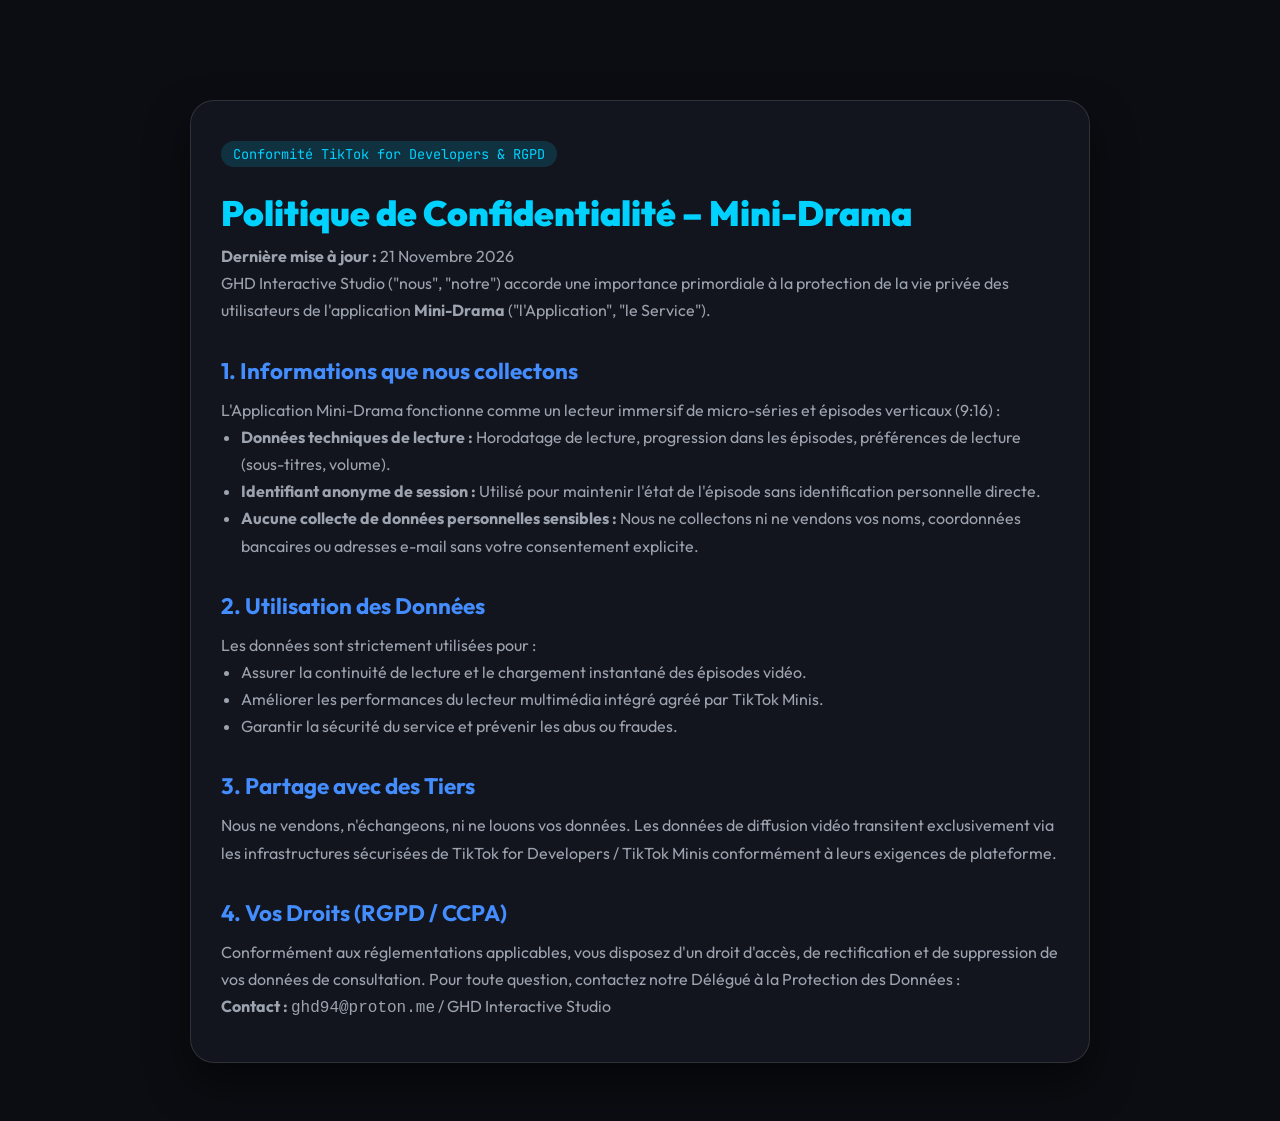
<file: mini-drama-privacy.html>
<!DOCTYPE html>
<html lang="fr">
<head>
    <meta charset="UTF-8">
    <meta name="viewport" content="width=device-width, initial-scale=1.0">
    <title>Politique de Confidentialité | Mini-Drama | GHD Interactive Studio</title>
    <meta name="description" content="Politique de confidentialité officielle de l'application Mini-Drama pour TikTok for Developers et la conformité RGPD.">
    <link rel="canonical" href="https://ghdinteractivestudio.github.io/mini-drama-privacy.html">
    <link rel="preconnect" href="https://fonts.googleapis.com">
    <link rel="preconnect" href="https://fonts.gstatic.com" crossorigin>
    <link href="https://fonts.googleapis.com/css2?family=Outfit:wght@300;500;700;900&family=JetBrains+Mono:wght@400;600&display=swap" rel="stylesheet">
    <link rel="icon" type="image/svg+xml" href="favicon.svg">
    <link rel="stylesheet" href="style.css?v=20260928g">
    <style>
        body { background: #0B0D12; color: #F9FAFB; font-family: 'Outfit', sans-serif; }
        .legal-container { max-width: 900px; margin: 100px auto 60px; padding: 40px 30px; background: rgba(23, 27, 36, 0.7); backdrop-filter: blur(16px); border-radius: 24px; border: 1px solid rgba(255, 255, 255, 0.12); box-shadow: 0 20px 40px rgba(0,0,0,0.5); }
        h1 { font-size: 2.2rem; color: #00D2FF; margin-bottom: 8px; font-weight: 900; }
        h2 { font-size: 1.4rem; color: #438DFF; margin-top: 32px; margin-bottom: 12px; }
        p, li { color: #9CA3AF; line-height: 1.7; font-size: 1rem; }
        ul { padding-left: 20px; }
        .badge { display: inline-block; padding: 4px 12px; background: rgba(0, 210, 255, 0.15); color: #00D2FF; border-radius: 20px; font-size: 0.85rem; font-family: 'JetBrains Mono', monospace; margin-bottom: 24px; }
    </style>
</head>
<body>
    <div class="legal-container">
        <span class="badge">Conformité TikTok for Developers & RGPD</span>
        <h1>Politique de Confidentialité – Mini-Drama</h1>
        <p><strong>Dernière mise à jour :</strong> 21 Novembre 2026</p>
        <p>GHD Interactive Studio ("nous", "notre") accorde une importance primordiale à la protection de la vie privée des utilisateurs de l'application <strong>Mini-Drama</strong> ("l'Application", "le Service").</p>

        <h2>1. Informations que nous collectons</h2>
        <p>L'Application Mini-Drama fonctionne comme un lecteur immersif de micro-séries et épisodes verticaux (9:16) :</p>
        <ul>
            <li><strong>Données techniques de lecture :</strong> Horodatage de lecture, progression dans les épisodes, préférences de lecture (sous-titres, volume).</li>
            <li><strong>Identifiant anonyme de session :</strong> Utilisé pour maintenir l'état de l'épisode sans identification personnelle directe.</li>
            <li><strong>Aucune collecte de données personnelles sensibles :</strong> Nous ne collectons ni ne vendons vos noms, coordonnées bancaires ou adresses e-mail sans votre consentement explicite.</li>
        </ul>

        <h2>2. Utilisation des Données</h2>
        <p>Les données sont strictement utilisées pour :</p>
        <ul>
            <li>Assurer la continuité de lecture et le chargement instantané des épisodes vidéo.</li>
            <li>Améliorer les performances du lecteur multimédia intégré agréé par TikTok Minis.</li>
            <li>Garantir la sécurité du service et prévenir les abus ou fraudes.</li>
        </ul>

        <h2>3. Partage avec des Tiers</h2>
        <p>Nous ne vendons, n'échangeons, ni ne louons vos données. Les données de diffusion vidéo transitent exclusivement via les infrastructures sécurisées de TikTok for Developers / TikTok Minis conformément à leurs exigences de plateforme.</p>

        <h2>4. Vos Droits (RGPD / CCPA)</h2>
        <p>Conformément aux réglementations applicables, vous disposez d'un droit d'accès, de rectification et de suppression de vos données de consultation. Pour toute question, contactez notre Délégué à la Protection des Données :</p>
        <p><strong>Contact :</strong> <code>ghd94@proton.me</code> / GHD Interactive Studio</p>
    </div>
</body>
</html>
</file>
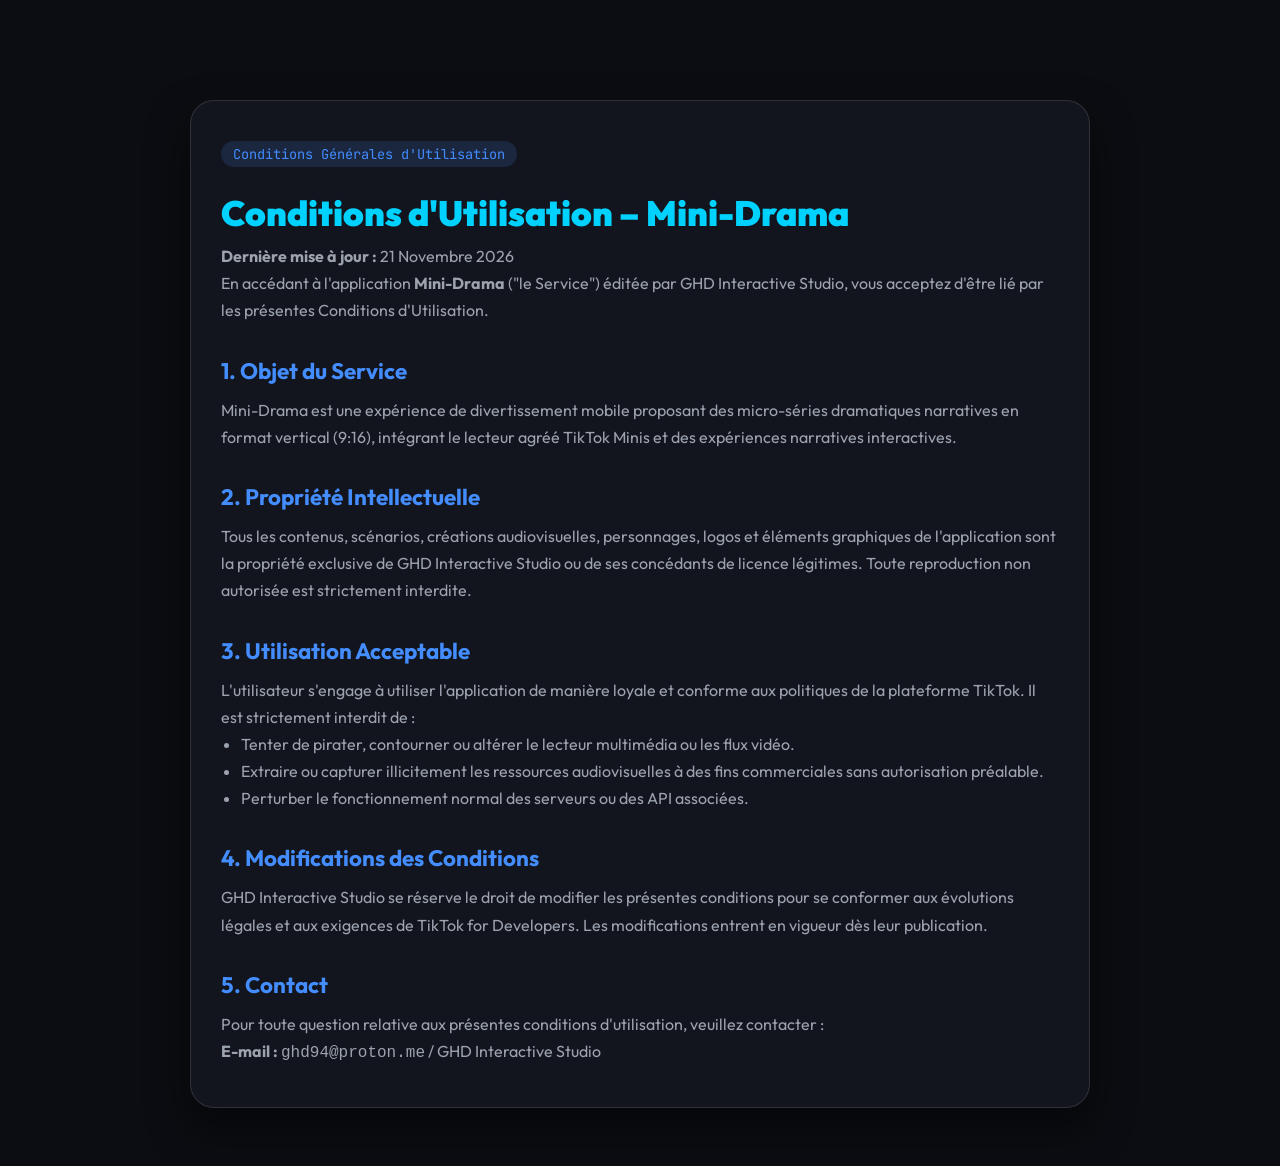
<file: mini-drama-terms.html>
<!DOCTYPE html>
<html lang="fr">
<head>
    <meta charset="UTF-8">
    <meta name="viewport" content="width=device-width, initial-scale=1.0">
    <title>Conditions Générales d'Utilisation | Mini-Drama | GHD Interactive Studio</title>
    <meta name="description" content="Conditions d'utilisation officielles de l'application Mini-Drama pour TikTok for Developers.">
    <link rel="canonical" href="https://ghdinteractivestudio.github.io/mini-drama-terms.html">
    <link rel="preconnect" href="https://fonts.googleapis.com">
    <link rel="preconnect" href="https://fonts.gstatic.com" crossorigin>
    <link href="https://fonts.googleapis.com/css2?family=Outfit:wght@300;500;700;900&family=JetBrains+Mono:wght@400;600&display=swap" rel="stylesheet">
    <link rel="icon" type="image/svg+xml" href="favicon.svg">
    <link rel="stylesheet" href="style.css?v=20260928g">
    <style>
        body { background: #0B0D12; color: #F9FAFB; font-family: 'Outfit', sans-serif; }
        .legal-container { max-width: 900px; margin: 100px auto 60px; padding: 40px 30px; background: rgba(23, 27, 36, 0.7); backdrop-filter: blur(16px); border-radius: 24px; border: 1px solid rgba(255, 255, 255, 0.12); box-shadow: 0 20px 40px rgba(0,0,0,0.5); }
        h1 { font-size: 2.2rem; color: #00D2FF; margin-bottom: 8px; font-weight: 900; }
        h2 { font-size: 1.4rem; color: #438DFF; margin-top: 32px; margin-bottom: 12px; }
        p, li { color: #9CA3AF; line-height: 1.7; font-size: 1rem; }
        ul { padding-left: 20px; }
        .badge { display: inline-block; padding: 4px 12px; background: rgba(67, 141, 255, 0.15); color: #438DFF; border-radius: 20px; font-size: 0.85rem; font-family: 'JetBrains Mono', monospace; margin-bottom: 24px; }
    </style>
</head>
<body>
    <div class="legal-container">
        <span class="badge">Conditions Générales d'Utilisation</span>
        <h1>Conditions d'Utilisation – Mini-Drama</h1>
        <p><strong>Dernière mise à jour :</strong> 21 Novembre 2026</p>
        <p>En accédant à l'application <strong>Mini-Drama</strong> ("le Service") éditée par GHD Interactive Studio, vous acceptez d'être lié par les présentes Conditions d'Utilisation.</p>

        <h2>1. Objet du Service</h2>
        <p>Mini-Drama est une expérience de divertissement mobile proposant des micro-séries dramatiques narratives en format vertical (9:16), intégrant le lecteur agréé TikTok Minis et des expériences narratives interactives.</p>

        <h2>2. Propriété Intellectuelle</h2>
        <p>Tous les contenus, scénarios, créations audiovisuelles, personnages, logos et éléments graphiques de l'application sont la propriété exclusive de GHD Interactive Studio ou de ses concédants de licence légitimes. Toute reproduction non autorisée est strictement interdite.</p>

        <h2>3. Utilisation Acceptable</h2>
        <p>L'utilisateur s'engage à utiliser l'application de manière loyale et conforme aux politiques de la plateforme TikTok. Il est strictement interdit de :</p>
        <ul>
            <li>Tenter de pirater, contourner ou altérer le lecteur multimédia ou les flux vidéo.</li>
            <li>Extraire ou capturer illicitement les ressources audiovisuelles à des fins commerciales sans autorisation préalable.</li>
            <li>Perturber le fonctionnement normal des serveurs ou des API associées.</li>
        </ul>

        <h2>4. Modifications des Conditions</h2>
        <p>GHD Interactive Studio se réserve le droit de modifier les présentes conditions pour se conformer aux évolutions légales et aux exigences de TikTok for Developers. Les modifications entrent en vigueur dès leur publication.</p>

        <h2>5. Contact</h2>
        <p>Pour toute question relative aux présentes conditions d'utilisation, veuillez contacter :</p>
        <p><strong>E-mail :</strong> <code>ghd94@proton.me</code> / GHD Interactive Studio</p>
    </div>
</body>
</html>
</file>
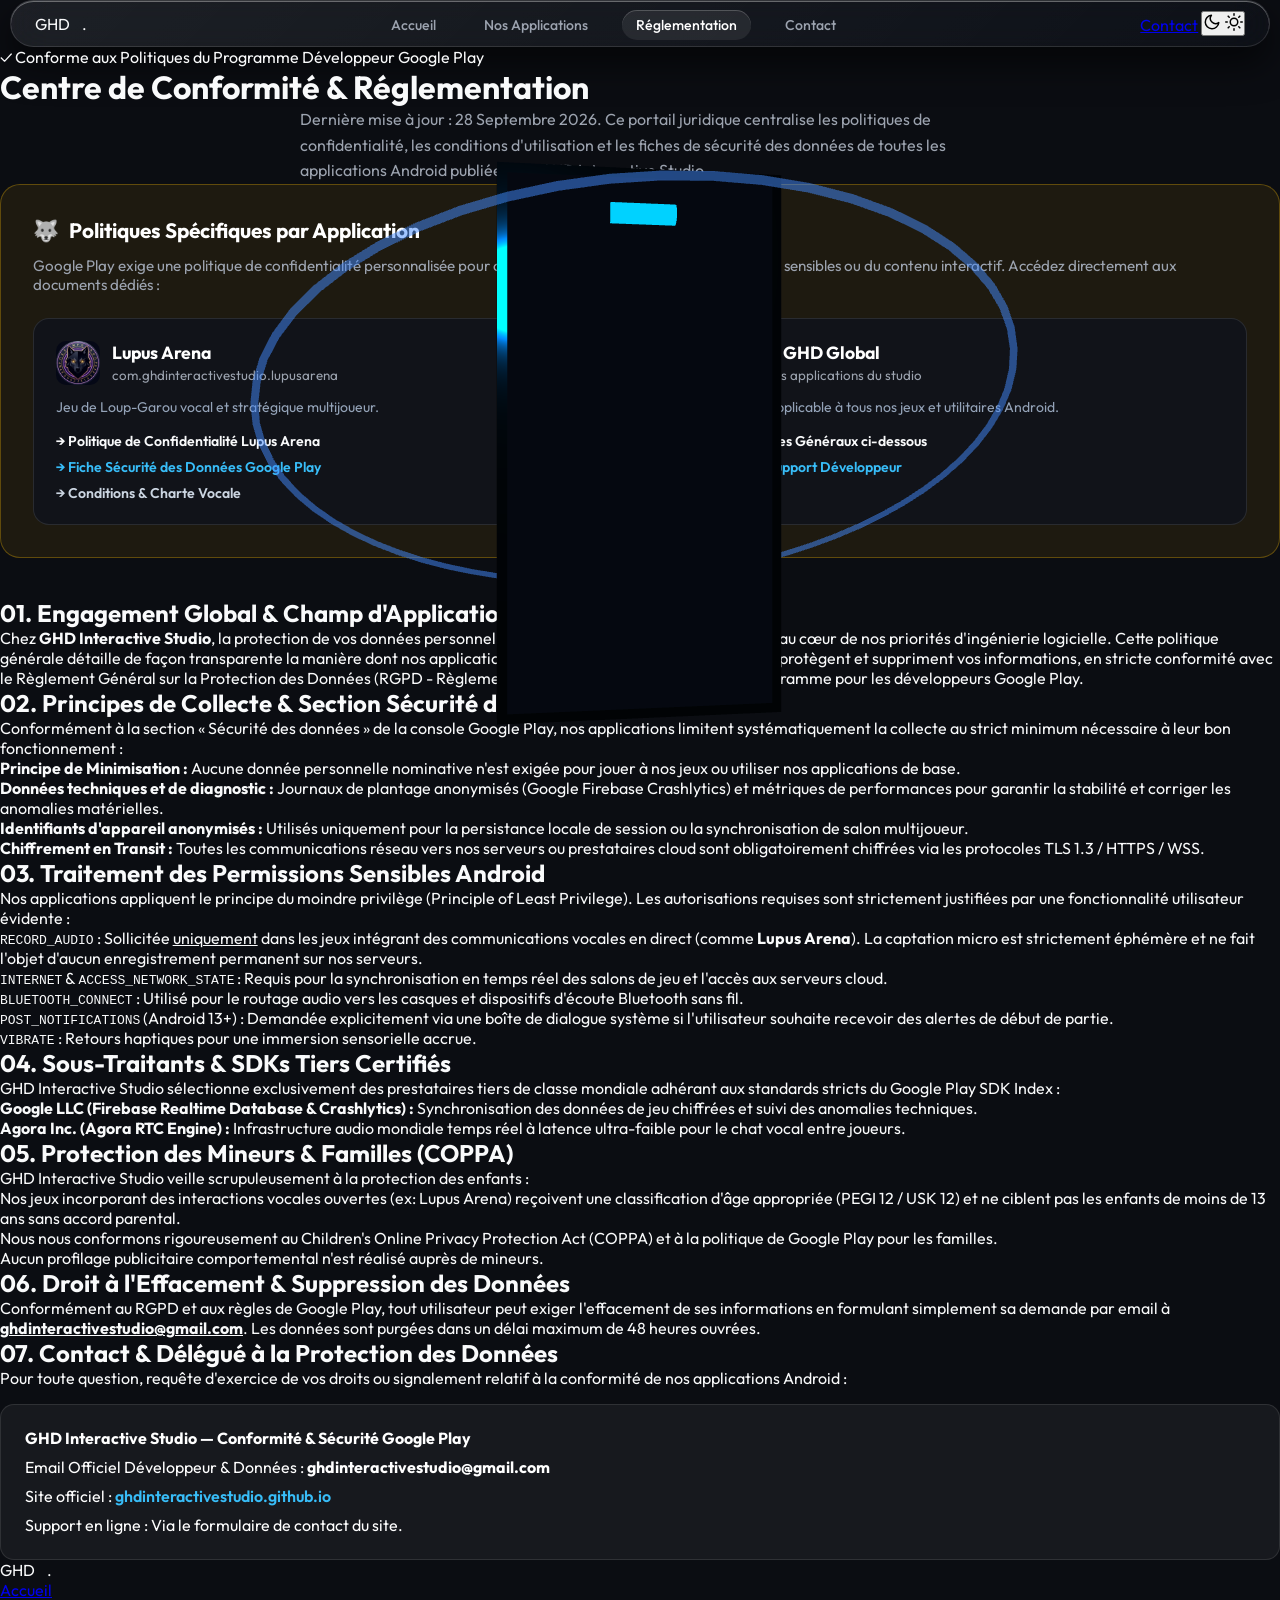
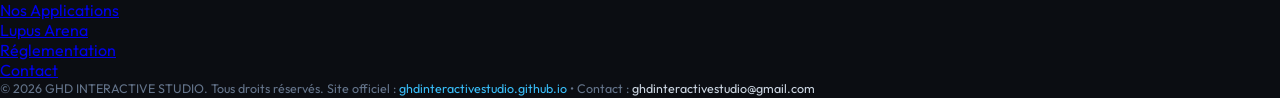
<file: reglementation.html>
<!DOCTYPE html>
<html lang="fr">
<head>
    <meta charset="UTF-8">
    <meta name="viewport" content="width=device-width, initial-scale=1.0">
    <title>Centre de Réglementation & Conformité Google Play | GHD Interactive Studio</title>
    <meta name="description" content="Centre de conformité légale et politique de confidentialité globale de GHD Interactive Studio pour la distribution sur le Google Play Store et le respect du RGPD.">
    <link rel="preconnect" href="https://fonts.googleapis.com">
    <link rel="preconnect" href="https://fonts.gstatic.com" crossorigin>
    <link href="https://fonts.googleapis.com/css2?family=Outfit:wght@300;500;700;900&display=swap" rel="stylesheet">
    <link rel="icon" type="image/svg+xml" href="favicon.svg">
    <link rel="stylesheet" href="style.css?v=20260928g">
    <!-- Local Scripts with CDN Fallback -->
    <script src="three.min.js"></script>
    <script>
        if (typeof THREE === 'undefined') {
            document.write('<script src="https://cdnjs.cloudflare.com/ajax/libs/three.js/r128/three.min.js"><\/script>');
        }
    </script>
    <script src="gsap.min.js"></script>
    <script>
        if (typeof gsap === 'undefined') {
            document.write('<script src="https://cdnjs.cloudflare.com/ajax/libs/gsap/3.12.2/gsap.min.js"><\/script>');
        }
    </script>
    <!-- Anti-flash theme detection -->
    <script>
        (function(){
            try {
                var s = localStorage.getItem('ghd_theme');
                var light = s === 'light' || (!s && window.matchMedia && window.matchMedia('(prefers-color-scheme: light)').matches);
                if (light) document.documentElement.classList.add('light-mode');
            } catch(e) {}
        })();
    </script>
</head>
<body>
    <!-- Canvas 3D Background -->
    <canvas id="webgl-canvas"></canvas>

    <!-- Glassmorphism Navigation -->
    <nav class="glass-nav" id="mainNav">
        <a href="index.html" class="logo">GHD<span>.</span></a>
                <ul class="nav-links">
            <li><a href="index.html">Accueil</a></li>
            <li><a href="applications.html">Nos Applications</a></li>
            <li><a href="reglementation.html" class="active" style="color: #ffffff; text-shadow: 0 0 12px rgba(255, 255, 255, 0.9), 0 0 25px var(--google-blue);">Réglementation</a></li>
        <li class="mobile-contact-link"><a href="index.html#contact">Contact</a></li>
        </ul>
        <div class="nav-controls">
        <button class="mobile-toggle" aria-label="Menu de navigation"
            onclick="(function(btn){var nav=btn.closest('nav');nav.classList.toggle('mobile-menu-active');btn.setAttribute('aria-expanded', nav.classList.contains('mobile-menu-active'))})(this)">
            <span></span>
            <span></span>
            <span></span>
        </button>
        <a href="index.html#contact" class="btn-contact-nav">Contact</a>
                <button class="theme-toggle" id="themeToggle" aria-label="Mode clair" title="Passer en mode clair">
            <!-- Moon (shown in dark mode) -->
            <svg class="icon-moon" width="18" height="18" viewBox="0 0 24 24" fill="none"
                 stroke="currentColor" stroke-width="2" stroke-linecap="round" stroke-linejoin="round">
                <path d="M21 12.79A9 9 0 1 1 11.21 3 7 7 0 0 0 21 12.79z"/>
            </svg>
            <!-- Sun (shown in light mode) -->
            <svg class="icon-sun" width="18" height="18" viewBox="0 0 24 24" fill="none"
                 stroke="currentColor" stroke-width="2" stroke-linecap="round" stroke-linejoin="round">
                <circle cx="12" cy="12" r="5"/>
                <line x1="12" y1="1" x2="12" y2="3"/>
                <line x1="12" y1="21" x2="12" y2="23"/>
                <line x1="4.22" y1="4.22" x2="5.64" y2="5.64"/>
                <line x1="18.36" y1="18.36" x2="19.78" y2="19.78"/>
                <line x1="1" y1="12" x2="3" y2="12"/>
                <line x1="21" y1="12" x2="23" y2="12"/>
                <line x1="4.22" y1="19.78" x2="5.64" y2="18.36"/>
                <line x1="18.36" y1="5.64" x2="19.78" y2="4.22"/>
            </svg>
        </button>
        </div>
    </nav>

    <!-- Policy Section -->
    <main class="policy-section">
        <div class="policy-container">
            <header class="policy-header">
                <div class="policy-badge">
                    <span>✓</span> Conforme aux Politiques du Programme Développeur Google Play
                </div>
                <h1 class="policy-title">Centre de Conformité & <span class="highlight">Réglementation</span></h1>
                <p style="color: var(--text-secondary); max-width: 680px; margin: 0 auto; line-height: 1.6;">
                    Dernière mise à jour : 28 Septembre 2026. Ce portail juridique centralise les politiques de confidentialité, les conditions d'utilisation et les fiches de sécurité des données de toutes les applications Android publiées par GHD Interactive Studio.
                </p>
            </header>

            <!-- Quick Access by Application -->
            <div style="background: rgba(251, 188, 5, 0.08); border: 1px solid rgba(251, 188, 5, 0.3); border-radius: 20px; padding: 2rem; margin-bottom: 2.5rem;">
                <h3 style="color: #ffffff; font-size: 1.3rem; margin-bottom: 0.8rem; display: flex; align-items: center; gap: 10px;">
                    <span>🐺</span> Politiques Spécifiques par Application
                </h3>
                <p style="color: var(--text-secondary); font-size: 0.95rem; margin-bottom: 1.5rem;">
                    Google Play exige une politique de confidentialité personnalisée pour chaque application utilisant des permissions sensibles ou du contenu interactif. Accédez directement aux documents dédiés :
                </p>

                <div style="display: grid; grid-template-columns: repeat(auto-fit, minmax(280px, 1fr)); gap: 1.2rem;">
                    <div style="background: rgba(14, 18, 28, 0.8); border: 1px solid rgba(255,255,255,0.1); border-radius: 16px; padding: 1.4rem;">
                        <div style="display: flex; align-items: center; gap: 12px; margin-bottom: 0.8rem;">
                            <img src="assets/lupus-arena/icon.png" alt="Lupus Arena" style="width: 44px; height: 44px; border-radius: 10px;">
                            <div>
                                <h4 style="color: #ffffff; margin: 0; font-size: 1.1rem;">Lupus Arena</h4>
                                <small style="color: var(--text-secondary);">com.ghdinteractivestudio.lupusarena</small>
                            </div>
                        </div>
                        <p style="color: #94a3b8; font-size: 0.88rem; margin-bottom: 1rem;">
                            Jeu de Loup-Garou vocal et stratégique multijoueur.
                        </p>
                        <div style="display: flex; flex-direction: column; gap: 0.5rem;">
                            <a href="lupus-arena-privacy.html" style="color: var(--google-yellow); font-size: 0.88rem; text-decoration: none; font-weight: 600;">→ Politique de Confidentialité Lupus Arena</a>
                            <a href="lupus-arena.html#data-safety" style="color: #38bdf8; font-size: 0.88rem; text-decoration: none; font-weight: 600;">→ Fiche Sécurité des Données Google Play</a>
                            <a href="lupus-arena.html#terms" style="color: #cbd5e1; font-size: 0.88rem; text-decoration: none; font-weight: 600;">→ Conditions & Charte Vocale</a>
                        </div>

                    </div>

                    <div style="background: rgba(14, 18, 28, 0.8); border: 1px solid rgba(255,255,255,0.1); border-radius: 16px; padding: 1.4rem;">
                        <div style="display: flex; align-items: center; gap: 12px; margin-bottom: 0.8rem;">
                            <div style="width: 44px; height: 44px; border-radius: 10px; background: linear-gradient(135deg, var(--google-blue), var(--play-green)); display: flex; align-items: center; justify-content: center; font-size: 1.3rem;">🛡️</div>
                            <div>
                                <h4 style="color: #ffffff; margin: 0; font-size: 1.1rem;">Studio GHD Global</h4>
                                <small style="color: var(--text-secondary);">Toutes les applications du studio</small>
                            </div>
                        </div>
                        <p style="color: #94a3b8; font-size: 0.88rem; margin-bottom: 1rem;">
                            Cadre général applicable à tous nos jeux et utilitaires Android.
                        </p>
                        <div style="display: flex; flex-direction: column; gap: 0.5rem;">
                            <a href="#engagement" style="color: var(--google-yellow); font-size: 0.88rem; text-decoration: none; font-weight: 600;">→ Voir les Principes Généraux ci-dessous</a>
                            <a href="index.html#contact" style="color: #38bdf8; font-size: 0.88rem; text-decoration: none; font-weight: 600;">→ Contacter le Support Développeur</a>
                        </div>
                    </div>
                </div>
            </div>

            <!-- Global Studio Policy Content -->
            <div class="policy-card">
                <!-- Section 1 -->
                <article id="engagement" class="policy-block">
                    <h2><span>01.</span> Engagement Global & Champ d'Application</h2>
                    <p>
                        Chez <strong>GHD Interactive Studio</strong>, la protection de vos données personnelles et le respect de votre vie privée sont au cœur de nos priorités d'ingénierie logicielle. Cette politique générale détaille de façon transparente la manière dont nos applications mobiles Android collectent, utilisent, protègent et suppriment vos informations, en stricte conformité avec le Règlement Général sur la Protection des Données (RGPD - Règlement UE 2016/679) et le règlement du programme pour les développeurs Google Play.
                    </p>
                </article>

                <!-- Section 2 -->
                <article class="policy-block">
                    <h2><span>02.</span> Principes de Collecte & Section Sécurité des Données</h2>
                    <p>
                        Conformément à la section « Sécurité des données » de la console Google Play, nos applications limitent systématiquement la collecte au strict minimum nécessaire à leur bon fonctionnement :
                    </p>
                    <ul>
                        <li><strong>Principe de Minimisation :</strong> Aucune donnée personnelle nominative n'est exigée pour jouer à nos jeux ou utiliser nos applications de base.</li>
                        <li><strong>Données techniques et de diagnostic :</strong> Journaux de plantage anonymisés (Google Firebase Crashlytics) et métriques de performances pour garantir la stabilité et corriger les anomalies matérielles.</li>
                        <li><strong>Identifiants d'appareil anonymisés :</strong> Utilisés uniquement pour la persistance locale de session ou la synchronisation de salon multijoueur.</li>
                        <li><strong>Chiffrement en Transit :</strong> Toutes les communications réseau vers nos serveurs ou prestataires cloud sont obligatoirement chiffrées via les protocoles TLS 1.3 / HTTPS / WSS.</li>
                    </ul>
                </article>

                <!-- Section 3 -->
                <article class="policy-block">
                    <h2><span>03.</span> Traitement des Permissions Sensibles Android</h2>
                    <p>
                        Nos applications appliquent le principe du moindre privilège (Principle of Least Privilege). Les autorisations requises sont strictement justifiées par une fonctionnalité utilisateur évidente :
                    </p>
                    <ul>
                        <li><code>RECORD_AUDIO</code> : Sollicitée <u>uniquement</u> dans les jeux intégrant des communications vocales en direct (comme <strong>Lupus Arena</strong>). La captation micro est strictement éphémère et ne fait l'objet d'aucun enregistrement permanent sur nos serveurs.</li>
                        <li><code>INTERNET</code> & <code>ACCESS_NETWORK_STATE</code> : Requis pour la synchronisation en temps réel des salons de jeu et l'accès aux serveurs cloud.</li>
                        <li><code>BLUETOOTH_CONNECT</code> : Utilisé pour le routage audio vers les casques et dispositifs d'écoute Bluetooth sans fil.</li>
                        <li><code>POST_NOTIFICATIONS</code> (Android 13+) : Demandée explicitement via une boîte de dialogue système si l'utilisateur souhaite recevoir des alertes de début de partie.</li>
                        <li><code>VIBRATE</code> : Retours haptiques pour une immersion sensorielle accrue.</li>
                    </ul>
                </article>

                <!-- Section 4 -->
                <article class="policy-block">
                    <h2><span>04.</span> Sous-Traitants & SDKs Tiers Certifiés</h2>
                    <p>
                        GHD Interactive Studio sélectionne exclusivement des prestataires tiers de classe mondiale adhérant aux standards stricts du Google Play SDK Index :
                    </p>
                    <ul>
                        <li><strong>Google LLC (Firebase Realtime Database & Crashlytics) :</strong> Synchronisation des données de jeu chiffrées et suivi des anomalies techniques.</li>
                        <li><strong>Agora Inc. (Agora RTC Engine) :</strong> Infrastructure audio mondiale temps réel à latence ultra-faible pour le chat vocal entre joueurs.</li>
                    </ul>
                </article>

                <!-- Section 5 -->
                <article class="policy-block">
                    <h2><span>05.</span> Protection des Mineurs & Familles (COPPA)</h2>
                    <p>
                        GHD Interactive Studio veille scrupuleusement à la protection des enfants :
                    </p>
                    <ul>
                        <li>Nos jeux incorporant des interactions vocales ouvertes (ex: Lupus Arena) reçoivent une classification d'âge appropriée (PEGI 12 / USK 12) et ne ciblent pas les enfants de moins de 13 ans sans accord parental.</li>
                        <li>Nous nous conformons rigoureusement au Children's Online Privacy Protection Act (COPPA) et à la politique de Google Play pour les familles.</li>
                        <li>Aucun profilage publicitaire comportemental n'est réalisé auprès de mineurs.</li>
                    </ul>
                </article>

                <!-- Section 6 -->
                <article class="policy-block">
                    <h2><span>06.</span> Droit à l'Effacement & Suppression des Données</h2>
                    <p>
                        Conformément au RGPD et aux règles de Google Play, tout utilisateur peut exiger l'effacement de ses informations en formulant simplement sa demande par email à <a href="mailto:ghdinteractivestudio@gmail.com" style="color: var(--google-yellow); font-weight: 700;">ghdinteractivestudio@gmail.com</a>. Les données sont purgées dans un délai maximum de 48 heures ouvrées.
                    </p>
                </article>

                <!-- Section 7 -->
                <article class="policy-block">
                    <h2><span>07.</span> Contact &amp; Délégué à la Protection des Données</h2>
                    <p>
                        Pour toute question, requête d'exercice de vos droits ou signalement relatif à la conformité de nos applications Android :
                    </p>
                    <p style="color: #ffffff; background: rgba(255, 255, 255, 0.05); padding: 1.2rem 1.5rem; border-radius: 14px; border: 1px solid rgba(255, 255, 255, 0.1); margin-top: 1rem; line-height: 1.8;">
                        <strong>GHD Interactive Studio — Conformité &amp; Sécurité Google Play</strong><br>
                        Email Officiel Développeur &amp; Données : <a href="mailto:ghdinteractivestudio@gmail.com" style="color: var(--google-yellow); text-decoration: none; font-weight: 700;">ghdinteractivestudio@gmail.com</a><br>
                        Site officiel : <a href="https://ghdinteractivestudio.github.io/" style="color: #38bdf8; text-decoration: none; font-weight: 600;">ghdinteractivestudio.github.io</a><br>
                        Support en ligne : Via le formulaire de contact du site.
                    </p>
                </article>
            </div>
        </div>
    </main>

    <!-- Footer -->
    <footer class="site-footer">
        <div class="footer-content">
            <a href="index.html" class="logo">GHD<span>.</span></a>
            <ul class="footer-links">
                <li><a href="index.html">Accueil</a></li>
                <li><a href="applications.html">Nos Applications</a></li>
                <li><a href="lupus-arena.html">Lupus Arena</a></li>
                <li><a href="reglementation.html">Réglementation</a></li>
                <li><a href="index.html#contact">Contact</a></li>
            </ul>
            <p class="footer-copy">© 2026 GHD INTERACTIVE STUDIO. Tous droits réservés. Site officiel : <a href="https://ghdinteractivestudio.github.io/" style="color: #38bdf8; text-decoration: none;">ghdinteractivestudio.github.io</a> • Contact : <a href="mailto:ghdinteractivestudio@gmail.com" style="color: #cbd5e1; text-decoration: none;">ghdinteractivestudio@gmail.com</a></p>
        </div>
    </footer>

    <!-- Three.js Interactive Engine -->
    <script src="main.js?v=20260928g"></script>

    <!-- GSAP Entrance Animation -->
    <script>
        window.addEventListener('DOMContentLoaded', () => {
            gsap.fromTo(".policy-header", { y: 30, opacity: 0 }, { y: 0, opacity: 1, duration: 0.9, delay: 0.3 });
            gsap.fromTo(".policy-card", { y: 40, opacity: 0 }, { y: 0, opacity: 1, duration: 1, delay: 0.5 });
        });
    </script>
</body>
</html>
</file>
<file: style.css>
/* ═══════════════════════════════════════════════════════════════
   CODESTATION DESIGN SYSTEM — PURE OBSIDIAN LIQUID GLASS
   GHD INTERACTIVE STUDIO (com.ghdinteractivestudio.codestation)
   Strictly Dark OLED Mode Only • No Light Mode Permitted
   ═══════════════════════════════════════════════════════════════ */

:root {
    --bg-obsidian:         #0B0D12;
    --bg-deep:             #06080D;
    --bg-surface:          #0F172A;
    --bg-card:             rgba(15, 23, 42, 0.65);
    --bg-plate:            rgba(0, 0, 0, 0.25);
    
    --electric-blue:       #438DFF;
    --neon-cyan:           #00D2FF;
    --neon-turquoise:      #2DD4BF;
    --emerald-green:       #10B981;
    --warm-amber:          #FBBF24;
    --danger-rose:         #F87171;
    --blood-red:           #EF4444;
    --mystic-purple:       #A855F7;
    
    --slate-border:        rgba(255, 255, 255, 0.12);
    --specular-highlight:  rgba(255, 255, 255, 0.35);

    --text-primary:        #F9FAFB;
    --text-secondary:      #9CA3AF;
    --text-tertiary:       #64748B;
    --font-heading:        'Outfit', -apple-system, BlinkMacSystemFont, sans-serif;
    --font-mono:           'Fira Code', 'JetBrains Mono', monospace;

    --radius-sm:           10px;
    --radius-md:           16px;
    --radius-lg:           24px;
    --radius-xl:           36px;
}

* {
    box-sizing: border-box;
    margin: 0;
    padding: 0;
}

html, body {
    width: 100%;
    min-height: 100vh;
    background-color: var(--bg-obsidian);
    color: var(--text-primary);
    font-family: var(--font-heading);
    overflow-x: hidden;
    scroll-behavior: smooth;
    -webkit-font-smoothing: antialiased;
}

/* Three.js Canvas & Ambient Glow */
#webgl-canvas {
    position: fixed;
    top: 0;
    left: 0;
    width: 100vw;
    height: 100vh;
    pointer-events: all;
    z-index: 1;
}

.ambient-glow {
    position: fixed;
    top: -30%;
    left: -30%;
    width: 160vw;
    height: 160vh;
    background: radial-gradient(circle at 50% 45%, rgba(67, 141, 255, 0.22) 0%, rgba(0, 210, 255, 0.08) 35%, transparent 70%);
    pointer-events: none;
    z-index: 0;
    transition: background 0.8s cubic-bezier(0.16, 1, 0.3, 1);
}

/* ── Fixed Site Header Navigation ────────────────────────────── */
.site-header {
    position: fixed;
    top: 16px;
    left: 0;
    right: 0;
    z-index: 100;
    pointer-events: none;
}

.glass-nav {
    pointer-events: auto;
    max-width: 1260px;
    margin: 0 auto;
    padding: 10px 24px;
    display: flex;
    align-items: center;
    justify-content: space-between;
    background: linear-gradient(135deg, rgba(255, 255, 255, 0.08) 0%, rgba(255, 255, 255, 0.02) 100%);
    backdrop-filter: blur(20px) saturate(160%);
    -webkit-backdrop-filter: blur(20px) saturate(160%);
    border: 1px solid var(--slate-border);
    border-radius: 9999px;
    box-shadow: 0 16px 36px rgba(0, 0, 0, 0.6), inset 0 1px 0 var(--specular-highlight);
}

.logo {
    display: flex;
    align-items: center;
    gap: 12px;
    text-decoration: none;
    color: inherit;
}

.logo-mark {
    width: 38px;
    height: 38px;
    border-radius: 12px;
    background: linear-gradient(135deg, rgba(67, 141, 255, 0.3) 0%, rgba(0, 210, 255, 0.1) 100%);
    border: 1px solid rgba(0, 210, 255, 0.4);
    display: flex;
    align-items: center;
    justify-content: center;
    position: relative;
    overflow: hidden;
    box-shadow: 0 0 15px rgba(0, 210, 255, 0.3);
}

.logo-img {
    width: 100%;
    height: 100%;
    object-fit: cover;
}

.logo-code {
    font-family: var(--font-mono);
    font-weight: 800;
    font-size: 0.95rem;
    color: #ffffff;
}

.logo-text {
    display: flex;
    flex-direction: column;
}

.brand-name {
    font-size: 1.15rem;
    font-weight: 800;
    color: #ffffff;
}

.brand-sub {
    font-size: 0.65rem;
    font-family: var(--font-mono);
    color: var(--neon-cyan);
    letter-spacing: 1.5px;
}

.nav-links {
    display: flex;
    list-style: none;
    gap: 20px;
}

.nav-links a {
    color: var(--text-secondary);
    text-decoration: none;
    font-size: 0.88rem;
    font-weight: 500;
    transition: all 0.25s ease;
    padding: 6px 14px;
    border-radius: 9999px;
}

.nav-links a:hover,
.nav-links a.active {
    color: #ffffff;
    background: rgba(255, 255, 255, 0.08);
    box-shadow: inset 0 1px 0 rgba(255, 255, 255, 0.2);
}

.btn-glass-nav {
    display: inline-flex;
    align-items: center;
    gap: 8px;
    background: linear-gradient(135deg, rgba(67, 141, 255, 0.3) 0%, rgba(0, 210, 255, 0.15) 100%);
    border: 1px solid rgba(0, 210, 255, 0.5);
    color: #ffffff;
    padding: 8px 18px;
    border-radius: 9999px;
    font-size: 0.82rem;
    font-family: var(--font-mono);
    font-weight: 600;
    text-decoration: none;
    box-shadow: 0 0 20px rgba(0, 210, 255, 0.25);
    transition: all 0.3s ease;
}

.btn-glass-nav:hover {
    transform: translateY(-2px);
    box-shadow: 0 0 28px rgba(0, 210, 255, 0.45);
    border-color: var(--neon-cyan);
}

.mobile-toggle {
    display: none;
    background: none;
    border: none;
    cursor: pointer;
    padding: 8px;
}

.mobile-toggle span {
    display: block;
    width: 22px;
    height: 2px;
    background: #ffffff;
    margin: 5px 0;
    transition: 0.3s;
}

/* ═══════════════════════════════════════════════════════════════
   CINEMATIC 3-ZONE SCROLLYTELLING (EXACTEMENT COMME LA VIDÉO)
   ═══════════════════════════════════════════════════════════════ */
.video-scrolly-section {
    position: relative;
    width: 100%;
    min-height: 100vh;
    z-index: 10;
}

.scrolly-sticky-container {
    position: relative;
    width: 100%;
    min-height: 100vh;
    display: flex;
    flex-direction: column;
    justify-content: space-between;
    padding: 100px 48px 24px;
    box-sizing: border-box;
    pointer-events: none;
}

.scrolly-top-bar {
    pointer-events: auto;
    width: 100%;
    max-width: 1440px;
    margin: 0 auto;
    display: flex;
    justify-content: space-between;
    align-items: center;
    padding-bottom: 12px;
    border-bottom: 1px solid rgba(255, 255, 255, 0.08);
}

.catalog-indicator {
    display: flex;
    align-items: center;
    gap: 10px;
}

.pulse-dot {
    width: 8px;
    height: 8px;
    border-radius: 50%;
    background: var(--neon-cyan);
    box-shadow: 0 0 12px var(--neon-cyan);
    animation: pulseGlow 1.8s infinite;
}

.catalog-title {
    font-family: var(--font-mono);
    font-size: 0.82rem;
    font-weight: 700;
    letter-spacing: 2px;
    color: var(--text-primary);
}

.catalog-counter {
    font-size: 0.88rem;
    color: var(--text-secondary);
}

#current-slide-num {
    color: var(--neon-cyan);
    font-weight: 800;
}

/* ── The 3-Zone Stage ────────────────────────────────────────── */
.scrolly-stage {
    pointer-events: none;
    width: 100%;
    max-width: 1440px;
    margin: 0 auto;
    display: grid;
    grid-template-columns: 380px 1fr 280px;
    align-items: center;
    gap: 40px;
    flex: 1;
    padding: 20px 0;
}

/* LEFT ZONE */
.stage-left {
    pointer-events: auto;
    display: flex;
    flex-direction: column;
    align-items: flex-start;
    animation: fadeInSlide 0.5s cubic-bezier(0.16, 1, 0.3, 1);
}

.product-badge-pill {
    display: inline-block;
    font-family: var(--font-mono);
    font-size: 0.76rem;
    font-weight: 700;
    color: var(--neon-cyan);
    background: rgba(0, 210, 255, 0.12);
    border: 1px solid rgba(0, 210, 255, 0.3);
    padding: 4px 12px;
    border-radius: 9999px;
    margin-bottom: 14px;
    letter-spacing: 1px;
}

.product-title {
    font-size: clamp(2.5rem, 4.2vw, 4rem);
    font-weight: 900;
    line-height: 1.05;
    letter-spacing: -1.5px;
    color: #ffffff;
    margin-bottom: 16px;
    text-shadow: 0 0 30px rgba(0, 0, 0, 0.9);
}

.product-desc {
    font-size: 1rem;
    line-height: 1.6;
    color: var(--text-secondary);
    margin-bottom: 24px;
    max-width: 360px;
}

.product-actions {
    display: flex;
    align-items: center;
    gap: 12px;
    margin-bottom: 24px;
}

.btn-hero-primary {
    display: inline-flex;
    align-items: center;
    gap: 10px;
    background: #ffffff;
    color: #06080D;
    font-weight: 800;
    font-size: 0.92rem;
    padding: 12px 24px;
    border-radius: 9999px;
    text-decoration: none;
    box-shadow: 0 0 25px rgba(255, 255, 255, 0.45);
    transition: all 0.3s cubic-bezier(0.16, 1, 0.3, 1);
}

.btn-hero-primary:hover {
    transform: translateY(-2px) scale(1.03);
    box-shadow: 0 0 40px rgba(255, 255, 255, 0.8);
}

.btn-hero-glass {
    display: inline-flex;
    align-items: center;
    gap: 8px;
    background: rgba(255, 255, 255, 0.08);
    border: 1px solid rgba(255, 255, 255, 0.2);
    color: #ffffff;
    font-weight: 600;
    font-size: 0.88rem;
    padding: 12px 20px;
    border-radius: 9999px;
    text-decoration: none;
    backdrop-filter: blur(10px);
    transition: all 0.3s ease;
}

.btn-hero-glass:hover {
    background: rgba(255, 255, 255, 0.16);
    border-color: rgba(255, 255, 255, 0.4);
}

.product-rating {
    display: flex;
    align-items: center;
    gap: 8px;
    font-size: 0.82rem;
    color: var(--text-secondary);
}

.rating-stars {
    color: var(--warm-amber);
    font-size: 0.95rem;
}

.rating-val {
    font-weight: 800;
    color: #ffffff;
}

/* CENTER ZONE */
.stage-center {
    display: flex;
    flex-direction: column;
    align-items: center;
    justify-content: flex-end;
    height: 100%;
    min-height: 480px;
    position: relative;
}

.interactive-hint {
    pointer-events: auto;
    display: inline-flex;
    align-items: center;
    gap: 8px;
    background: rgba(11, 14, 22, 0.7);
    border: 1px solid rgba(255, 255, 255, 0.15);
    border-radius: 9999px;
    padding: 6px 16px;
    font-size: 0.72rem;
    letter-spacing: 1.5px;
    color: var(--neon-cyan);
    backdrop-filter: blur(12px);
    box-shadow: 0 8px 24px rgba(0, 0, 0, 0.6);
    margin-bottom: 10px;
}

/* RIGHT ZONE */
.stage-right {
    pointer-events: auto;
    display: flex;
    flex-direction: column;
    align-items: flex-end;
    text-align: right;
    animation: fadeInSlide 0.5s cubic-bezier(0.16, 1, 0.3, 1);
}

.price-box {
    margin-bottom: 16px;
}

.old-price {
    display: block;
    font-size: 0.85rem;
    font-family: var(--font-mono);
    color: var(--text-tertiary);
    text-decoration: line-through;
    margin-bottom: 2px;
}

.main-price {
    font-size: 2.8rem;
    font-weight: 900;
    line-height: 1;
    color: #ffffff;
    text-shadow: 0 0 25px rgba(255, 255, 255, 0.3);
    margin-bottom: 4px;
}

.price-sub {
    font-size: 0.76rem;
    color: var(--text-secondary);
}

.discount-badge {
    background: rgba(16, 185, 129, 0.15);
    border: 1px solid var(--emerald-green);
    color: var(--emerald-green);
    font-family: var(--font-mono);
    font-weight: 800;
    font-size: 0.78rem;
    padding: 4px 14px;
    border-radius: 6px;
    margin-bottom: 24px;
    box-shadow: 0 0 15px rgba(16, 185, 129, 0.25);
}

.product-specs-list {
    background: rgba(15, 23, 42, 0.65);
    border: 1px solid var(--slate-border);
    border-radius: var(--radius-md);
    padding: 16px;
    backdrop-filter: blur(16px);
    display: flex;
    flex-direction: column;
    gap: 8px;
    width: 100%;
    max-width: 260px;
    box-shadow: 0 12px 30px rgba(0, 0, 0, 0.5), inset 0 1px 0 rgba(255, 255, 255, 0.15);
}

.spec-item {
    display: flex;
    justify-content: space-between;
    font-size: 0.78rem;
    font-family: var(--font-mono);
}

.spec-k {
    color: var(--text-tertiary);
}

/* ── Bottom Controls & Pills Bar ─────────────────────────────── */
.scrolly-controls {
    pointer-events: auto;
    width: 100%;
    max-width: 1440px;
    margin: 0 auto;
    display: flex;
    align-items: center;
    justify-content: center;
    gap: 16px;
}

.nav-arrow-btn {
    width: 44px;
    height: 44px;
    border-radius: 50%;
    background: rgba(255, 255, 255, 0.08);
    border: 1px solid var(--slate-border);
    color: #ffffff;
    display: flex;
    align-items: center;
    justify-content: center;
    cursor: pointer;
    backdrop-filter: blur(12px);
    transition: all 0.25s ease;
}

.nav-arrow-btn:hover {
    background: rgba(255, 255, 255, 0.18);
    border-color: var(--neon-cyan);
    transform: scale(1.08);
}

.slides-pills-bar {
    display: flex;
    gap: 8px;
    background: rgba(11, 14, 22, 0.8);
    border: 1px solid var(--slate-border);
    border-radius: 9999px;
    padding: 6px 12px;
    backdrop-filter: blur(16px);
    overflow-x: auto;
    max-width: 820px;
}

.slide-pill {
    background: none;
    border: none;
    color: var(--text-secondary);
    padding: 6px 14px;
    border-radius: 9999px;
    font-size: 0.8rem;
    font-weight: 600;
    cursor: pointer;
    display: flex;
    align-items: center;
    gap: 6px;
    white-space: nowrap;
    transition: all 0.25s ease;
}

.slide-pill .pill-dot {
    width: 6px;
    height: 6px;
    border-radius: 50%;
    background: #64748B;
    transition: 0.25s;
}

.slide-pill.active {
    background: rgba(255, 255, 255, 0.15);
    color: #ffffff;
    box-shadow: inset 0 1px 0 rgba(255, 255, 255, 0.25);
}

.slide-pill.active .pill-dot {
    background: var(--neon-cyan);
    box-shadow: 0 0 8px var(--neon-cyan);
}

/* Keyframe for Slide Animation */
@keyframes fadeInSlide {
    from { opacity: 0; transform: translateY(14px); }
    to { opacity: 1; transform: translateY(0); }
}

/* ═══════════════════════════════════════════════════════════════
   GAMES CARDS GRID SECTION
   ═══════════════════════════════════════════════════════════════ */
.games-section,
.services-section,
.estimator-section,
.contact-section {
    position: relative;
    z-index: 10;
    padding: 100px 24px;
}

.section-container {
    max-width: 1260px;
    margin: 0 auto;
}

.section-tag {
    font-family: var(--font-mono);
    font-size: 0.82rem;
    font-weight: 700;
    letter-spacing: 2px;
    text-transform: uppercase;
    margin-bottom: 12px;
    display: inline-block;
}

.section-title {
    font-size: clamp(2rem, 3.8vw, 3.2rem);
    font-weight: 900;
    letter-spacing: -1px;
    line-height: 1.15;
    margin-bottom: 18px;
    color: #ffffff;
}

.section-desc {
    font-size: 1.1rem;
    color: var(--text-secondary);
    max-width: 780px;
    line-height: 1.6;
    margin-bottom: 60px;
}

.games-cards-grid {
    display: grid;
    grid-template-columns: repeat(2, 1fr);
    gap: 32px;
}

.game-card {
    padding: 24px;
    display: flex;
    flex-direction: column;
    justify-content: space-between;
    transition: transform 0.3s ease, border-color 0.3s ease, box-shadow 0.3s ease;
}

.game-card:hover {
    transform: translateY(-5px);
    box-shadow: 0 20px 48px rgba(0, 0, 0, 0.7);
}

.game-card-banner {
    width: 100%;
    height: 130px;
    border-radius: var(--radius-md);
    margin-bottom: 20px;
    padding: 16px;
    display: flex;
    justify-content: space-between;
    align-items: flex-start;
    position: relative;
    overflow: hidden;
    background-size: cover;
    background-position: center;
}

.banner-lupus    { background: linear-gradient(135deg, rgba(239, 68, 68, 0.3), rgba(0, 0, 0, 0.8)); border: 1px solid rgba(239, 68, 68, 0.4); }
.banner-block    { background: linear-gradient(135deg, rgba(16, 185, 129, 0.3), rgba(0, 0, 0, 0.8)); border: 1px solid rgba(16, 185, 129, 0.4); }
.banner-football { background: linear-gradient(135deg, rgba(251, 191, 36, 0.3), rgba(0, 0, 0, 0.8)); border: 1px solid rgba(251, 191, 36, 0.4); }
.banner-echo     { background: linear-gradient(135deg, rgba(168, 85, 247, 0.3), rgba(0, 0, 0, 0.8)); border: 1px solid rgba(168, 85, 247, 0.4); }

.game-banner-icon {
    width: 56px;
    height: 56px;
    border-radius: 14px;
    overflow: hidden;
    background: #000;
    border: 1px solid rgba(255, 255, 255, 0.2);
    box-shadow: 0 6px 18px rgba(0, 0, 0, 0.7);
}

.game-banner-icon img {
    width: 100%;
    height: 100%;
    object-fit: cover;
}

.game-tag-badge {
    font-family: var(--font-mono);
    font-size: 0.68rem;
    font-weight: 800;
    padding: 4px 10px;
    border-radius: 6px;
}

.bg-red     { background: rgba(239, 68, 68, 0.25); color: #EF4444; border: 1px solid #EF4444; }
.bg-emerald { background: rgba(16, 185, 129, 0.25); color: #10B981; border: 1px solid #10B981; }
.bg-amber   { background: rgba(251, 191, 36, 0.25); color: #FBBF24; border: 1px solid #FBBF24; }
.bg-purple  { background: rgba(168, 85, 247, 0.25); color: #C084FC; border: 1px solid #C084FC; }

.game-plate {
    background: var(--bg-plate);
    border-radius: var(--radius-md);
    border: 1px solid rgba(255, 255, 255, 0.05);
    padding: 22px;
}

.game-title {
    font-size: 1.45rem;
    font-weight: 800;
    color: #ffffff;
    margin-bottom: 10px;
}

.game-desc {
    font-size: 0.92rem;
    color: var(--text-secondary);
    line-height: 1.6;
    margin-bottom: 18px;
}

.game-tech-tags {
    display: flex;
    flex-wrap: wrap;
    gap: 6px;
    margin-bottom: 22px;
}

.game-tech-tags span {
    font-size: 0.7rem;
    font-family: var(--font-mono);
    background: rgba(255, 255, 255, 0.06);
    border: 1px solid rgba(255, 255, 255, 0.1);
    color: #cbd5e1;
    padding: 3px 8px;
    border-radius: 6px;
}

.game-actions {
    display: flex;
    align-items: center;
    gap: 12px;
}

/* ── Liquid Glass Structure ──────────────────────────────────── */
.glass-outer {
    background: linear-gradient(135deg, rgba(255, 255, 255, 0.08) 0%, rgba(255, 255, 255, 0.02) 100%);
    backdrop-filter: blur(20px) saturate(150%);
    -webkit-backdrop-filter: blur(20px) saturate(150%);
    border: 1px solid var(--slate-border);
    border-radius: var(--radius-lg);
    box-shadow: 0 20px 48px rgba(0, 0, 0, 0.5), inset 0 1px 0 var(--specular-highlight);
    position: relative;
    overflow: hidden;
}

.glass-specular-edge {
    position: absolute;
    top: 0;
    left: 0;
    right: 0;
    height: 1px;
    background: linear-gradient(90deg, transparent 5%, rgba(255, 255, 255, 0.4) 50%, transparent 95%);
    pointer-events: none;
    z-index: 2;
}

/* ═══════════════════════════════════════════════════════════════
   SERVICES & SOLUTIONS GRID
   ═══════════════════════════════════════════════════════════════ */
.services-grid {
    display: grid;
    grid-template-columns: repeat(2, 1fr);
    gap: 28px;
}

.service-card {
    padding: 30px;
    display: flex;
    flex-direction: column;
    gap: 18px;
}

.service-icon-box {
    width: 52px;
    height: 52px;
    border-radius: var(--radius-md);
    display: flex;
    align-items: center;
    justify-content: center;
    border: 1px solid rgba(255, 255, 255, 0.15);
}

.bg-blue-subtle    { background: rgba(67, 141, 255, 0.15); color: var(--electric-blue); border-color: rgba(67, 141, 255, 0.3); }
.bg-cyan-subtle    { background: rgba(0, 210, 255, 0.15); color: var(--neon-cyan); border-color: rgba(0, 210, 255, 0.3); }
.bg-emerald-subtle { background: rgba(16, 185, 129, 0.15); color: var(--emerald-green); border-color: rgba(16, 185, 129, 0.3); }
.bg-amber-subtle   { background: rgba(251, 191, 36, 0.15); color: var(--warm-amber); border-color: rgba(251, 191, 36, 0.3); }

.service-plate {
    background: var(--bg-plate);
    border-radius: var(--radius-md);
    border: 1px solid rgba(255, 255, 255, 0.05);
    padding: 20px;
}

.service-title {
    font-size: 1.3rem;
    font-weight: 800;
    color: #ffffff;
    margin-bottom: 10px;
}

.service-text {
    font-size: 0.94rem;
    color: var(--text-secondary);
    line-height: 1.6;
}

/* ═══════════════════════════════════════════════════════════════
   ESTIMATOR CONFIGURATOR
   ═══════════════════════════════════════════════════════════════ */
.estimator-grid {
    display: grid;
    grid-template-columns: 1.4fr 1fr;
    padding: 40px;
    gap: 40px;
}

.control-group {
    margin-bottom: 28px;
}

.control-label {
    display: block;
    font-family: var(--font-mono);
    font-size: 0.85rem;
    font-weight: 700;
    color: var(--neon-cyan);
    margin-bottom: 14px;
    text-transform: uppercase;
    letter-spacing: 1px;
}

.type-selector-grid {
    display: grid;
    grid-template-columns: 1fr 1fr;
    gap: 12px;
}

.type-btn {
    background: rgba(255, 255, 255, 0.04);
    border: 1px solid rgba(255, 255, 255, 0.1);
    border-radius: var(--radius-md);
    padding: 14px;
    display: flex;
    align-items: center;
    gap: 12px;
    cursor: pointer;
    text-align: left;
    transition: all 0.25s ease;
}

.type-btn:hover {
    background: rgba(255, 255, 255, 0.08);
}

.type-btn.active {
    background: rgba(67, 141, 255, 0.15);
    border-color: var(--neon-cyan);
    box-shadow: 0 0 20px rgba(0, 210, 255, 0.2);
}

.type-icon { font-size: 1.4rem; }
.type-texts strong { display: block; font-size: 0.9rem; color: #ffffff; }
.type-texts small { font-size: 0.72rem; color: var(--text-tertiary); font-family: var(--font-mono); }

.options-checklist {
    display: flex;
    flex-direction: column;
    gap: 10px;
}

.checkbox-pill {
    background: rgba(255, 255, 255, 0.03);
    border: 1px solid rgba(255, 255, 255, 0.08);
    padding: 10px 14px;
    border-radius: var(--radius-sm);
    display: flex;
    align-items: center;
    gap: 12px;
    cursor: pointer;
}

.checkbox-pill input[type="checkbox"] { display: none; }

.check-box {
    width: 18px;
    height: 18px;
    border-radius: 4px;
    border: 1px solid rgba(255, 255, 255, 0.3);
    background: rgba(0, 0, 0, 0.4);
    display: flex;
    align-items: center;
    justify-content: center;
}

.checkbox-pill input[type="checkbox"]:checked + .check-box {
    background: var(--neon-cyan);
    border-color: var(--neon-cyan);
    box-shadow: 0 0 10px rgba(0, 210, 255, 0.5);
}

.checkbox-pill input[type="checkbox"]:checked + .check-box::after {
    content: "✓";
    font-size: 0.75rem;
    font-weight: 900;
    color: #06080D;
}

.check-label {
    font-size: 0.86rem;
    color: #cbd5e1;
}

.estimator-result-card {
    background: rgba(8, 10, 16, 0.85);
    border: 1px solid rgba(0, 210, 255, 0.3);
    border-radius: var(--radius-lg);
    padding: 28px;
    display: flex;
    flex-direction: column;
    justify-content: space-between;
}

.result-header {
    display: flex;
    align-items: center;
    justify-content: space-between;
    padding-bottom: 16px;
    border-bottom: 1px solid rgba(255, 255, 255, 0.08);
    font-size: 0.82rem;
    letter-spacing: 1.5px;
}

.live-pulse {
    width: 8px;
    height: 8px;
    background: var(--neon-cyan);
    border-radius: 50%;
    box-shadow: 0 0 10px var(--neon-cyan);
}

.result-plate {
    display: flex;
    flex-direction: column;
    gap: 20px;
    margin: 24px 0;
}

.metric-title {
    font-size: 0.78rem;
    color: var(--text-secondary);
    text-transform: uppercase;
    font-family: var(--font-mono);
    margin-bottom: 4px;
    display: block;
}

.metric-value {
    font-size: 2rem;
    font-weight: 800;
}

.metric-stack {
    font-size: 0.95rem;
    color: var(--neon-cyan);
    line-height: 1.5;
}

.btn-primary-glow {
    display: inline-flex;
    align-items: center;
    gap: 12px;
    background: linear-gradient(135deg, #00D2FF 0%, #438DFF 100%);
    color: #06080D;
    padding: 14px 28px;
    border-radius: 9999px;
    font-weight: 800;
    font-size: 0.98rem;
    text-decoration: none;
    box-shadow: 0 0 35px rgba(0, 210, 255, 0.45);
    transition: all 0.3s cubic-bezier(0.16, 1, 0.3, 1);
    border: none;
    cursor: pointer;
}

.btn-primary-glow:hover {
    transform: translateY(-3px) scale(1.02);
    box-shadow: 0 0 50px rgba(0, 210, 255, 0.7);
}

.btn-secondary-glass {
    display: inline-flex;
    align-items: center;
    gap: 10px;
    background: rgba(255, 255, 255, 0.06);
    border: 1px solid var(--slate-border);
    color: #ffffff;
    padding: 14px 26px;
    border-radius: 9999px;
    font-weight: 700;
    font-size: 0.95rem;
    text-decoration: none;
    backdrop-filter: blur(12px);
    cursor: pointer;
}

.btn-card-primary {
    font-size: 0.82rem;
    font-family: var(--font-mono);
    color: #06080D;
    background: linear-gradient(135deg, #00D2FF 0%, #438DFF 100%);
    text-decoration: none;
    padding: 8px 18px;
    border-radius: 9999px;
    font-weight: 700;
    transition: 0.2s;
}

.btn-card-link {
    font-size: 0.82rem;
    font-family: var(--font-mono);
    color: var(--text-secondary);
    text-decoration: none;
    padding: 8px 16px;
    border-radius: 9999px;
    background: rgba(255, 255, 255, 0.05);
    border: 1px solid rgba(255, 255, 255, 0.1);
    transition: 0.2s;
}

.btn-full { width: 100%; justify-content: center; }

/* ═══════════════════════════════════════════════════════════════
   CONTACT TERMINAL
   ═══════════════════════════════════════════════════════════════ */
.contact-terminal {
    max-width: 900px;
    margin: 0 auto;
    border-radius: var(--radius-lg);
    overflow: hidden;
}

.terminal-bar {
    background: rgba(15, 23, 42, 0.95);
    border-bottom: 1px solid rgba(255, 255, 255, 0.1);
    padding: 12px 18px;
    display: flex;
    align-items: center;
    justify-content: space-between;
}

.terminal-dots { display: flex; gap: 8px; }
.terminal-dots .dot { width: 12px; height: 12px; border-radius: 50%; }
.dot.red    { background: #F87171; }
.dot.yellow { background: #FBBF24; }
.dot.green  { background: #10B981; }

.terminal-title { font-size: 0.8rem; color: var(--text-secondary); }
.terminal-status { font-size: 0.75rem; font-weight: 700; }

.terminal-body { background: rgba(6, 8, 13, 0.92); padding: 30px; }

.terminal-output {
    background: var(--bg-plate);
    border: 1px solid rgba(255, 255, 255, 0.05);
    border-radius: var(--radius-sm);
    padding: 14px;
    margin-bottom: 24px;
    font-size: 0.86rem;
    line-height: 1.6;
}

.text-glow { text-shadow: 0 0 10px rgba(0, 210, 255, 0.5); }

.terminal-form { display: flex; flex-direction: column; gap: 18px; }
.form-row { display: grid; grid-template-columns: 1fr 1fr; gap: 18px; }
.form-field { display: flex; flex-direction: column; gap: 8px; }
.form-field label { font-size: 0.82rem; font-family: var(--font-mono); color: #cbd5e1; }

.glass-input {
    background: rgba(255, 255, 255, 0.04);
    border: 1px solid rgba(255, 255, 255, 0.12);
    border-radius: var(--radius-sm);
    padding: 12px 14px;
    color: #ffffff;
    font-size: 0.88rem;
    outline: none;
}

.glass-input:focus {
    border-color: var(--neon-cyan);
    box-shadow: 0 0 15px rgba(0, 210, 255, 0.25);
}

.form-submit-row { display: flex; gap: 16px; flex-wrap: wrap; margin-top: 10px; }

.submit-feedback {
    padding: 12px;
    border-radius: var(--radius-sm);
    background: rgba(16, 185, 129, 0.15);
    border: 1px solid var(--emerald-green);
    color: var(--emerald-green);
    font-size: 0.82rem;
}

/* ── Footer ─────────────────────────────────────────────────── */
.glass-footer {
    position: relative;
    z-index: 10;
    border-top: 1px solid rgba(255, 255, 255, 0.08);
    background: rgba(6, 8, 13, 0.95);
    padding: 40px 20px;
}

.footer-container {
    max-width: 1260px;
    margin: 0 auto;
    display: flex;
    justify-content: space-between;
    align-items: center;
    flex-wrap: wrap;
    gap: 24px;
}

.footer-left { max-width: 550px; }
.footer-logo { display: flex; align-items: center; gap: 10px; margin-bottom: 8px; font-size: 0.95rem; font-weight: 700; color: #ffffff; }
.footer-copy { font-size: 0.78rem; color: var(--text-tertiary); line-height: 1.5; }

.footer-right { display: flex; gap: 20px; }
.footer-right a { color: var(--text-secondary); text-decoration: none; font-size: 0.82rem; font-family: var(--font-mono); }
.footer-right a:hover { color: var(--neon-cyan); }

/* ── Utility Colors ─────────────────────────────────────────── */
.text-cyan    { color: var(--neon-cyan); }
.text-blue    { color: var(--electric-blue); }
.text-emerald { color: var(--emerald-green); }
.text-amber   { color: var(--warm-amber); }
.text-slate   { color: var(--text-secondary); }

@keyframes pulseGlow {
    0%, 100% { opacity: 1; transform: scale(1); }
    50% { opacity: 0.4; transform: scale(0.8); }
}

/* ── Media Queries ──────────────────────────────────────────── */
@media (max-width: 1100px) {
    .scrolly-stage {
        grid-template-columns: 1fr;
        text-align: center;
        gap: 24px;
    }
    .stage-left, .stage-right {
        align-items: center;
        text-align: center;
    }
    .product-desc { max-width: 600px; }
    .stage-center { min-height: 320px; }
    .games-cards-grid,
    .services-grid,
    .estimator-grid {
        grid-template-columns: 1fr;
    }
}

@media (max-width: 768px) {
    .scrolly-sticky-container {
        padding: 90px 20px 20px;
    }
    .glass-nav {
        margin: 10px 14px;
        padding: 8px 16px;
    }
    .nav-links {
        display: none;
        position: absolute;
        top: 60px;
        left: 0;
        right: 0;
        background: rgba(11, 14, 22, 0.98);
        border: 1px solid var(--slate-border);
        border-radius: var(--radius-md);
        padding: 20px;
        flex-direction: column;
        gap: 12px;
    }
    .mobile-menu-active .nav-links { display: flex; }
    .mobile-toggle { display: block; }
    .type-selector-grid, .form-row { grid-template-columns: 1fr; }
}
</file>
